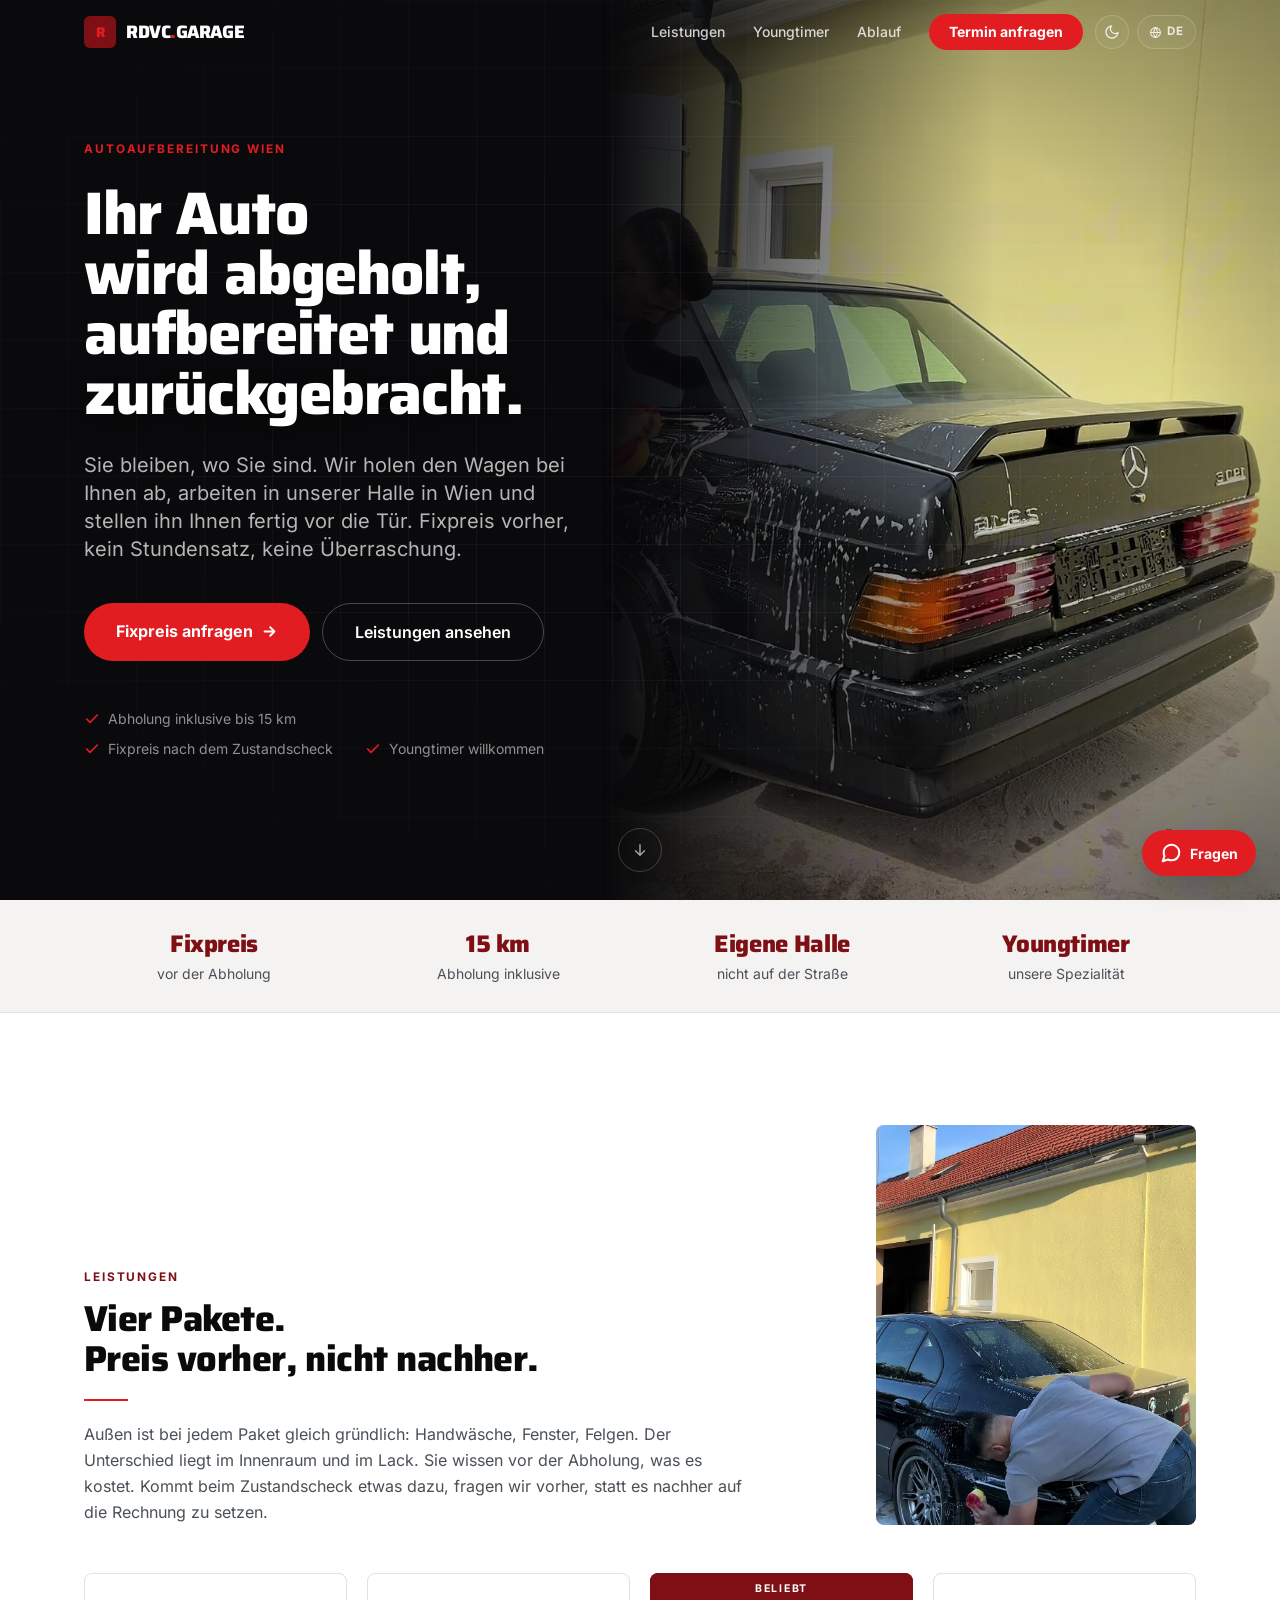
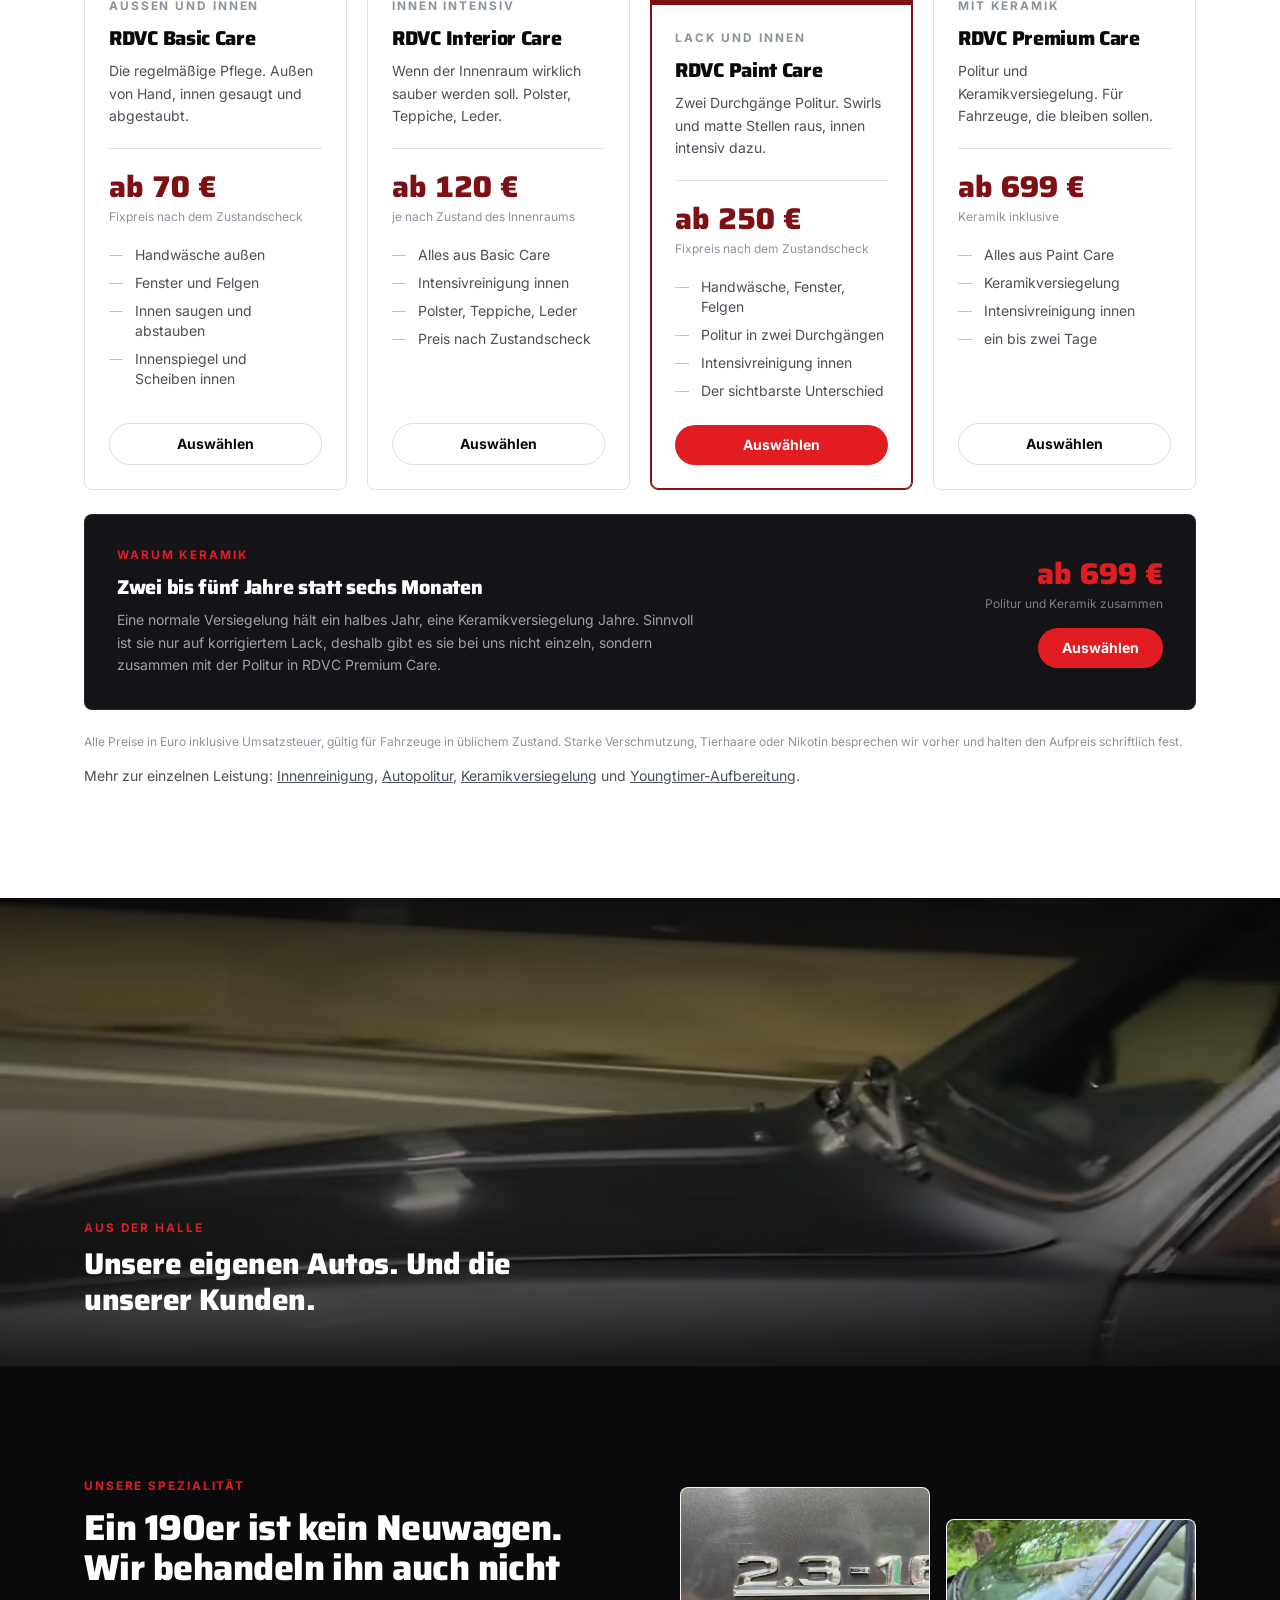
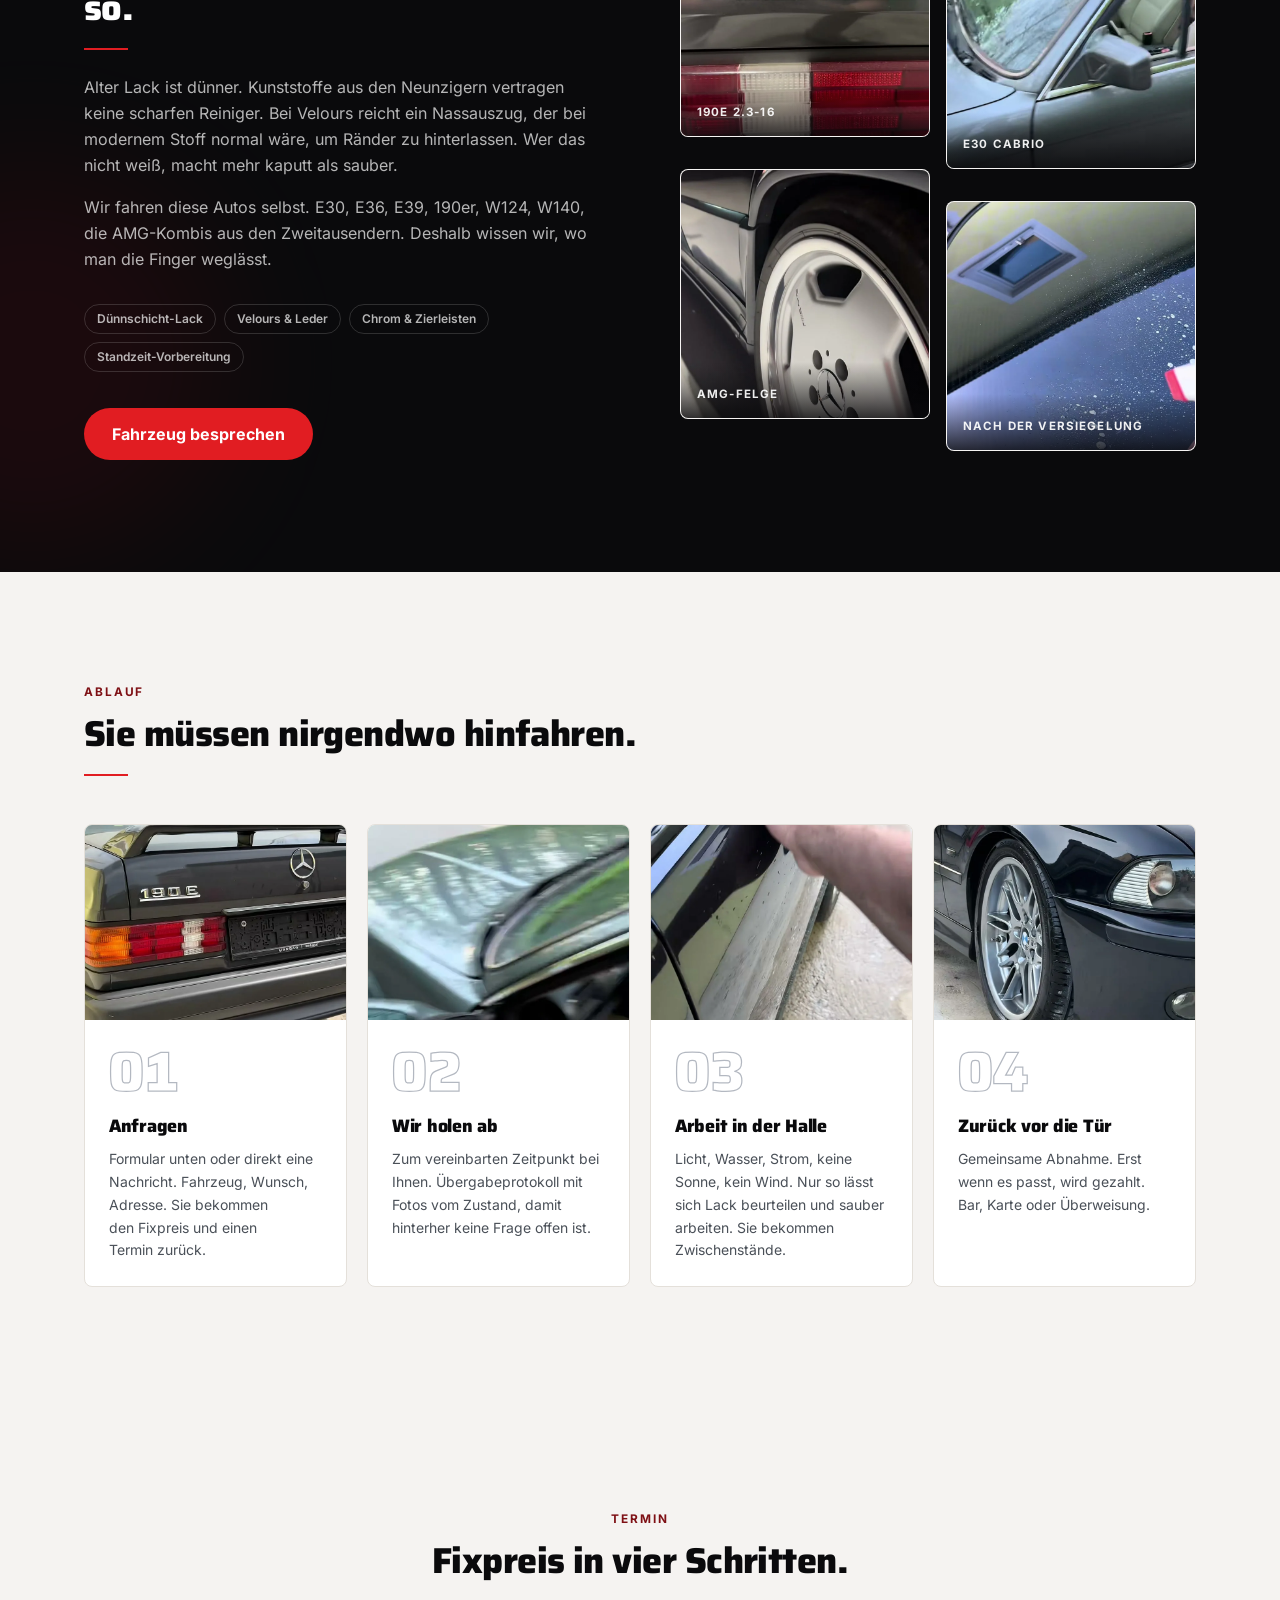
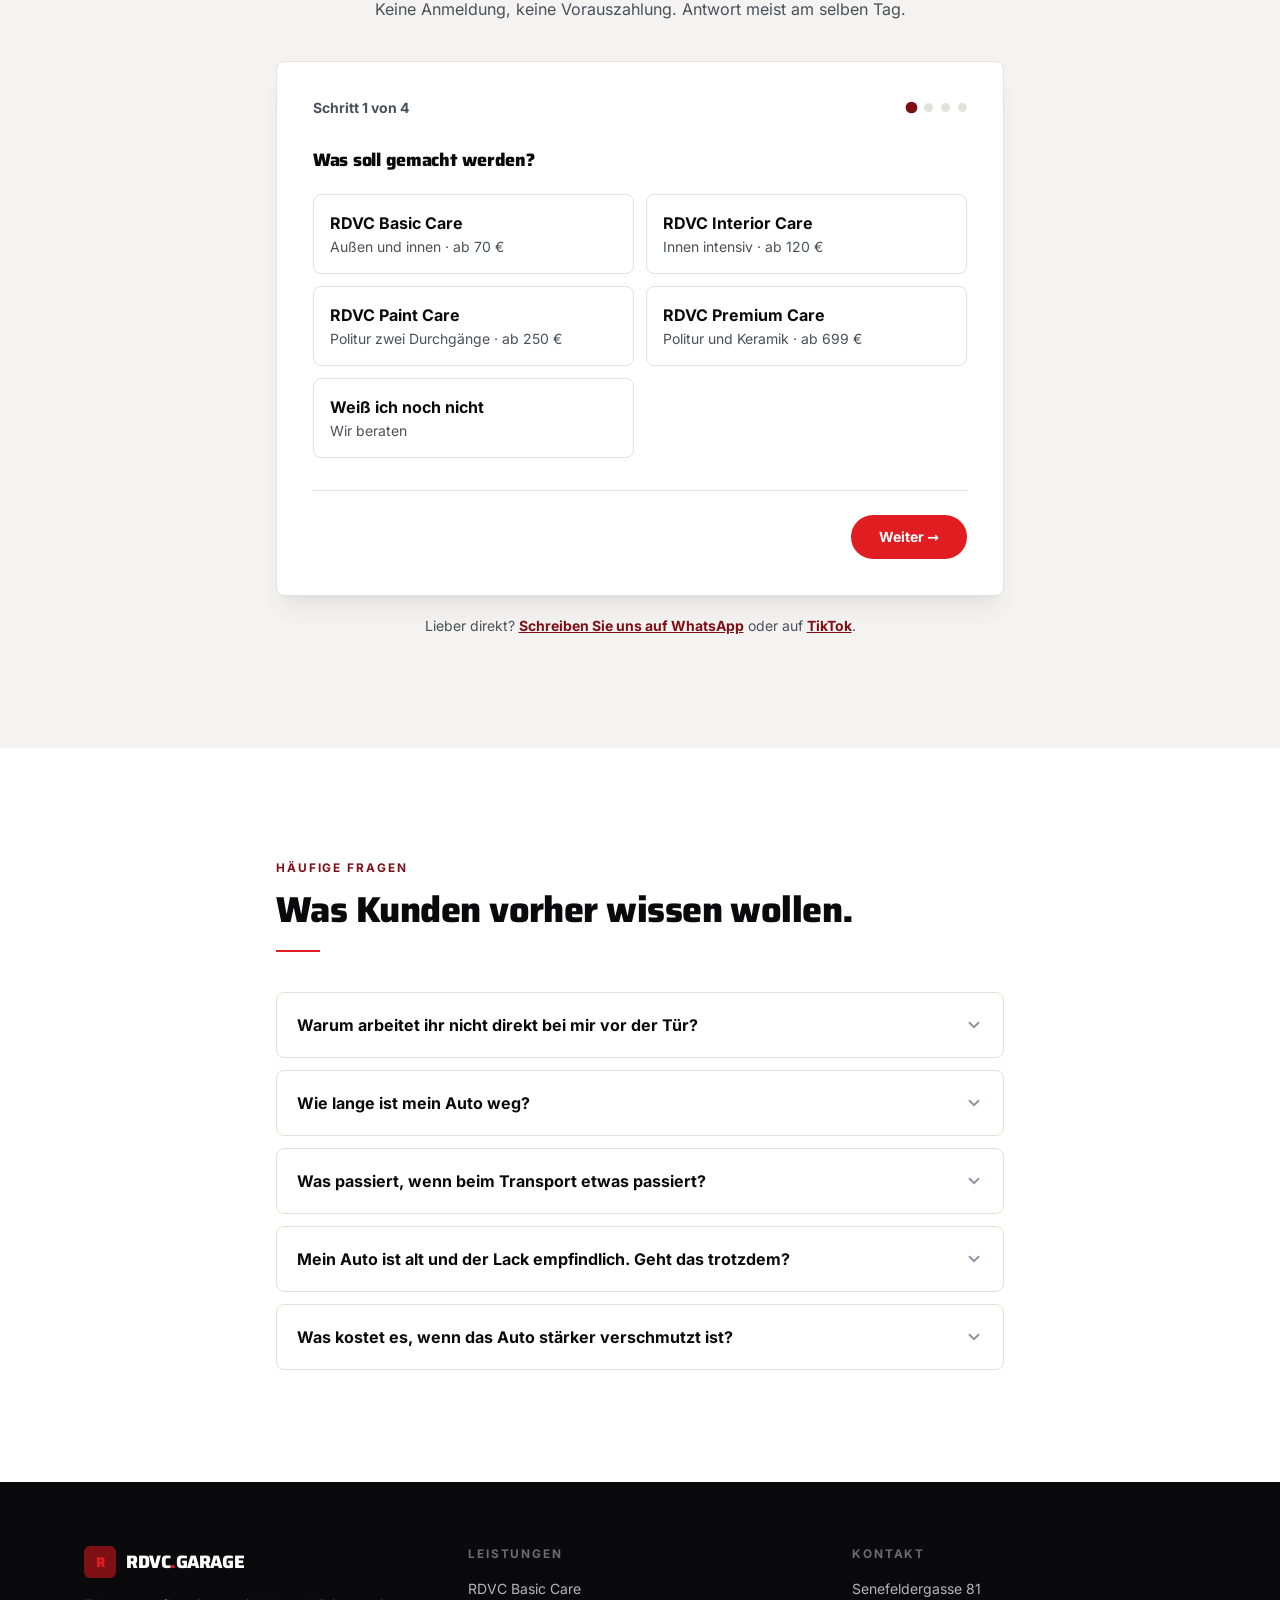
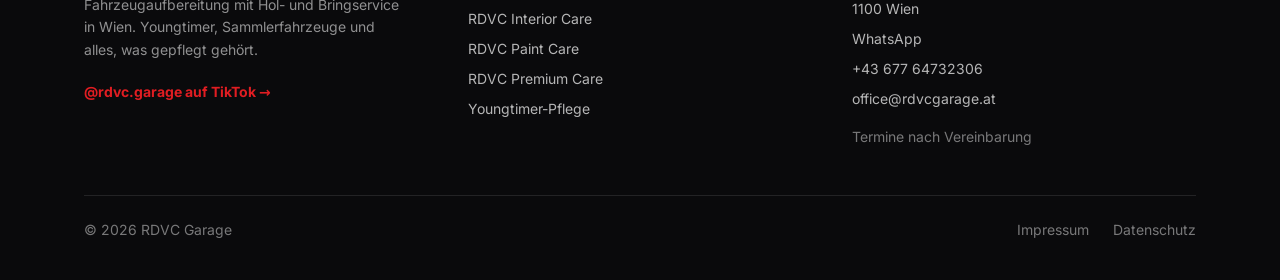
<file: index.html>
<!DOCTYPE html>
<html lang="de">
<head>
  <meta charset="UTF-8">
  <meta name="viewport" content="width=device-width, initial-scale=1.0">
  <!-- Titel: das gesuchte Wort steht vorn, die Marke hinten. „Autoaufbereitung"
       ist der Begriff, den Privatkunden in Oesterreich tippen; „Fahrzeugaufbereitung"
       ist der Gewerbewortlaut und steht deshalb in der Beschreibung und im Text.
       Wer den Titel aendert, muss den EN-Eintrag in site.js mitaendern — dort ist
       der deutsche Titel der Schluessel. -->
  <title>Autoaufbereitung Wien mit Hol- und Bringservice | RDVC Garage</title>
  <meta name="description" content="Autoaufbereitung und Fahrzeugpflege in Wien: Wir holen Ihr Auto ab, bereiten es in unserer Halle auf und bringen es zurück. Fixpreis vorab, ab 70 €.">
  <meta name="robots" content="index, follow, max-image-preview:large, max-snippet:-1">
  <meta name="theme-color" content="#0A0A0C">
  <link rel="canonical" href="https://rdvcgarage.at/">
  <meta property="og:type" content="website">
  <meta property="og:url" content="https://rdvcgarage.at/">
  <meta property="og:site_name" content="RDVC Garage">
  <meta property="og:locale" content="de_AT">
  <meta property="og:title" content="Autoaufbereitung Wien mit Hol- und Bringservice | RDVC Garage">
  <meta property="og:description" content="Wir holen Ihr Auto ab, bereiten es in unserer Halle auf und bringen es zurück. Fixpreis vorab, ab 70 €. Spezialisiert auf Youngtimer und Sammlerfahrzeuge.">
  <!-- Teilvorschau: band-poster ist das einzige Asset im Querformat und ueber
       1200 px breit. pakete.jpg stand hier vorher, ist aber 1000x1250 — hochkant
       wird von WhatsApp, Facebook und X hart mittig beschnitten. -->
  <meta property="og:image" content="https://rdvcgarage.at/bilder/band-poster.jpg">
  <meta property="og:image:type" content="image/jpeg">
  <meta property="og:image:width" content="1512">
  <meta property="og:image:height" content="648">
  <meta property="og:image:alt" content="Aufbereitetes Fahrzeug bei Nacht vor der Halle von RDVC Garage in Wien">
  <meta name="twitter:card" content="summary_large_image">
  <link rel="icon" type="image/svg+xml" href="favicon.svg">
  <link rel="icon" type="image/png" sizes="96x96" href="favicon-96.png">
  <link rel="icon" type="image/png" sizes="48x48" href="favicon-48.png">
  <link rel="apple-touch-icon" href="apple-touch-icon.png">
  <link rel="stylesheet" href="fonts.css">
  <script src="tailwind.js"></script>
  <link rel="stylesheet" href="site.css">
  <script src="kontakt.js"></script>
  <script src="site.js"></script>
  <script>
    tailwind.config = {
      theme: {
        extend: {
          colors: {
            ink:     '#0A0A0C',
            ink2:    '#141418',
            paper:   '#FFFFFF',
            linen:   '#F5F3F1',
            blood:  '#7E1015',
            blood2: '#A3161C',
            red:   '#E11D22',
            red2:  '#FF4A50',
            steel:   '#8C93A0',
            slate:   '#4A5058',
            line:    '#E4E0DA'
          },
          fontFamily: {
            head: ['Saira', 'ui-sans-serif', 'system-ui', 'sans-serif'],
            body: ['Inter', 'ui-sans-serif', 'system-ui', 'sans-serif']
          }
        }
      }
    }
  </script>
  <style>
    /* Frueher lagen hier drei rote Lichtquellen und trugen den leeren Hero.
       Sobald echtes Material darunter liegt, ist das Rotlicht Stoerung statt
       Buehne: eine ruhige Abdunklung, ein Hauch Waerme von unten, fertig. */
    .hero-licht {
      background:
        radial-gradient(75% 55% at 50% 118%, rgba(126,16,21,.26), transparent 72%),
        linear-gradient(180deg, rgba(8,8,10,.60) 0%, rgba(8,8,10,.26) 44%, rgba(8,8,10,.95) 100%);
    }

    /* Hallenboden. Bewusst knapp unter der Wahrnehmungsschwelle. */
    .hero-raster {
      background-image:
        linear-gradient(rgba(255,255,255,.045) 1px, transparent 1px),
        linear-gradient(90deg, rgba(255,255,255,.045) 1px, transparent 1px);
      background-size: 68px 68px;
      mask-image: radial-gradient(72% 62% at 50% 46%, #000 35%, transparent 100%);
      -webkit-mask-image: radial-gradient(72% 62% at 50% 46%, #000 35%, transparent 100%);
    }

    .hero-vignette {
      background: radial-gradient(78% 68% at 50% 45%, transparent 42%, rgba(0,0,0,.72) 100%);
    }

    /* Kein Glow mehr. Ueber dem Video traegt Weiss mit einem weichen Schatten
       besser als Neonrot — und Rot bleibt dem Knopf und dem Preis vorbehalten. */
    .hero-akzent {
      color: #FFFFFF;
      text-shadow: 0 2px 28px rgba(0,0,0,.6);
      white-space: nowrap;
    }

    @keyframes scrollNudge { 0%,100% { transform: translate(-50%, 0); } 50% { transform: translate(-50%, 7px); } }
    .hero-scroll { animation: scrollNudge 2.4s ease-in-out 1.6s infinite; }

    /* Topbar liegt ueber dem Hero und tritt erst beim Scrollen als Flaeche auf. */
    #topbar.solide {
      background: rgba(10,10,12,.92);
      backdrop-filter: blur(10px);
      -webkit-backdrop-filter: blur(10px);
      border-bottom-color: rgba(255,255,255,.10);
    }

    html { scroll-behavior: smooth; }
    body { font-family: 'Inter', ui-sans-serif, system-ui, sans-serif; color: #0A0A0C; overflow-x: clip; }
    h1, h2, h3, .head { font-family: 'Saira', ui-sans-serif, system-ui, sans-serif; letter-spacing: -0.015em; }

    .btn-red { background: #E11D22; color: #FFFFFF; transition: background .2s ease, transform .2s ease, box-shadow .2s ease; }
    .btn-red:hover { background: #FF3B41; transform: translateY(-1px); box-shadow: 0 12px 30px -14px rgba(225,29,34,.7); }
    .btn-ghost { border: 1.5px solid rgba(255,255,255,.25); color: #fff; transition: border-color .2s ease, background .2s ease; }
    .btn-ghost:hover { border-color: #E11D22; background: rgba(225,29,34,.1); }

    .card { background: #fff; border: 1px solid #E4E0DA; border-radius: .5rem; transition: transform .25s ease, box-shadow .25s ease, border-color .25s ease; }
    .card-hover:hover { transform: translateY(-4px); box-shadow: 0 22px 44px -20px rgba(10,10,12,.28); border-color: #E11D22; }
    .dark-card { background: #141418; border: 1px solid rgba(255,255,255,.08); border-radius: .5rem; }

    /* Feine Linie in Messing — zieht sich als Marken-Element durch */
    .rule { height: 2px; width: 44px; background: #E11D22; }

    .price-num { font-family: 'Saira', sans-serif; font-variant-numeric: tabular-nums; }
    .kicker { font-size: .74rem; letter-spacing: .16em; text-transform: uppercase; font-weight: 700; }

    .step-dot { width: 9px; height: 9px; border-radius: 9999px; background: #E4E0DA; transition: background .25s ease, transform .25s ease; }
    .step-dot.active { background: #7E1015; transform: scale(1.3); }
    .opt-btn { border: 1.5px solid #E4E0DA; border-radius: .5rem; transition: border-color .15s ease, background .15s ease, box-shadow .15s ease; cursor: pointer; text-align: left; }
    .opt-btn:hover { border-color: #E11D22; }
    .opt-btn.selected { border-color: #7E1015; background: #FDF1F1; box-shadow: 0 0 0 1px #7E1015 inset; }

    details.faq summary { cursor: pointer; list-style: none; }
    details.faq summary::-webkit-details-marker { display: none; }
    details.faq[open] .faq-chevron { transform: rotate(180deg); }
    .faq-chevron { transition: transform .25s ease; }

    .tbd { background: #FBF3E2; color: #7A5E1E; border: 1px dashed #E11D22; border-radius: .35rem; padding: 0 .4rem; font-size: .72rem; font-weight: 600; white-space: nowrap; }

    .rv { opacity: 0; transform: translateY(20px); transition: opacity .7s ease, transform .7s ease; transition-delay: var(--rvd, 0s); }
    .rv.on { opacity: 1; transform: none; }
    @keyframes heroIn { from { opacity: 0; transform: translateY(24px); } to { opacity: 1; transform: none; } }
    .hero-in { opacity: 0; animation: heroIn .8s cubic-bezier(.22,1,.36,1) forwards; }
    .d1 { animation-delay: .06s; } .d2 { animation-delay: .18s; } .d3 { animation-delay: .3s; }
    .d4 { animation-delay: .42s; } .d5 { animation-delay: .54s; }
    @keyframes stepIn { from { opacity: 0; transform: translateX(24px); } to { opacity: 1; transform: none; } }
    .step-enter { animation: stepIn .36s ease both; }
    @keyframes ctaUp { from { transform: translateY(110%); } to { transform: none; } }
    @media (max-width: 767px) { .sticky-cta { box-shadow: 0 -8px 30px -12px rgba(10,10,12,.4); animation: ctaUp .6s .7s cubic-bezier(.22,1,.36,1) both; } }

    @media (prefers-reduced-motion: reduce) {
      *, *::before, *::after { animation: none !important; transition: none !important; }
      .hero-in, .rv { opacity: 1 !important; transform: none !important; }
    }
  </style>
  <noscript>
    <!-- Ohne JavaScript feuert der Observer nie. Ohne diese Regel waere die
         halbe Seite unsichtbar — fuer Besucher wie fuer Suchmaschinen. -->
    <style>.rv, .hero-in { opacity: 1 !important; transform: none !important; animation: none !important; }</style>
  </noscript>

  <!-- ══════════ STRUKTURIERTE DATEN ══════════════════════════════════════════
       Hier steht NUR, was auf der Seite belegt ist. Bewusst NICHT drin, weil die
       Angaben fehlen — jede erfundene Zeile faellt spaetestens beim Abgleich mit
       dem Google-Unternehmensprofil auf und kostet dort Vertrauen:

         telephone          → sobald die Nummer in kontakt.js steht
         address.streetAddress + postalCode → echte Halle-Adresse
         geo                → erst mit der Adresse, sonst geraten
         openingHoursSpecification → Oeffnungszeiten von Dario
         aggregateRating / review  → erst mit echten Google-Bewertungen.
                              Bewertungs-Markup ohne echte Bewertungen ist ein
                              Verstoss gegen Googles Richtlinien UND gegen das UWG.

       Im FAQ-Knoten unten fehlt bewusst die Frage nach dem Transportschaden. Ihre
       Antwort nennt bewusst keine Versicherung — die Betriebshaftpflicht mit
       Obhutsschaden ist noch offen (Tegh 23.09.: Satz raus). Sobald die Police
       steht, kann die Zusage auf die Seite und die Frage hier mit rein.

       addressLocality "Wien" steht drin, weil die Halle belegt in Wien ist
       (Hero, Fusszeile, Impressum-Geruest). Ohne streetAddress ist das noch kein
       vollstaendiges LocalBusiness-Markup — es traegt den Ortsbezug, holt aber
       noch keine Karten-Darstellung. Die kommt ueber das Unternehmensprofil.

       Typ: AutoWash ist in schema.org der Betrieb, der Fahrzeuge reinigt und
       aufbereitet; AutoRepair steht zusaetzlich drin, weil Google dafuer die
       bessere Branchen-Zuordnung hat. Der Fahrzeughandel bekommt spaeter ein
       eigenes Profil (AutoDealer) und gehoert deshalb NICHT in diesen Knoten.
       ═══════════════════════════════════════════════════════════════════════ -->
  <script type="application/ld+json">
  {
    "@context": "https://schema.org",
    "@graph": [
      {
        "@type": "WebSite",
        "@id": "https://rdvcgarage.at/#website",
        "url": "https://rdvcgarage.at/",
        "name": "RDVC Garage",
        "inLanguage": "de-AT",
        "publisher": { "@id": "https://rdvcgarage.at/#betrieb" }
      },
      {
        "@type": ["AutoWash", "AutoRepair"],
        "@id": "https://rdvcgarage.at/#betrieb",
        "name": "RDVC Garage",
        "alternateName": "RDVC Garage Autoaufbereitung",
        "url": "https://rdvcgarage.at/",
        "description": "Autoaufbereitung und Fahrzeugpflege in Wien mit Hol- und Bringservice. Das Fahrzeug wird abgeholt, in der eigenen Halle aufbereitet und zurueckgebracht. Spezialisiert auf Youngtimer und Sammlerfahrzeuge.",
        "image": "https://rdvcgarage.at/bilder/band-poster.jpg",
        "logo": "https://rdvcgarage.at/icon-512.png",
        "telephone": "+43 677 64732306",
        "email": "office@rdvcgarage.at",
        "address": {
          "@type": "PostalAddress",
          "streetAddress": "Senefeldergasse 81",
          "postalCode": "1100",
          "addressLocality": "Wien",
          "addressRegion": "Wien",
          "addressCountry": "AT"
        },
        "geo": { "@type": "GeoCoordinates", "latitude": 48.1691513, "longitude": 16.3737197 },
        "areaServed": { "@type": "City", "name": "Wien", "sameAs": "https://www.wikidata.org/wiki/Q1741" },
        "currenciesAccepted": "EUR",
        "priceRange": "€70–€699",
        "sameAs": ["https://www.tiktok.com/@rdvc.garage"],
        "hasOfferCatalog": {
          "@type": "OfferCatalog",
          "name": "Autoaufbereitung",
          "itemListElement": [
            {
              "@type": "Offer",
              "name": "RDVC Basic Care",
              "url": "https://rdvcgarage.at/#pakete",
              "priceSpecification": {
                "@type": "PriceSpecification",
                "minPrice": 70,
                "priceCurrency": "EUR",
                "valueAddedTaxIncluded": true
              },
              "itemOffered": {
                "@type": "Service",
                "name": "RDVC Basic Care",
                "serviceType": "Handwaesche aussen und Innenreinigung",
                "description": "Handwaesche aussen, Fenster und Felgen, innen saugen und abstauben, Innenspiegel und Scheiben innen."
              }
            },
            {
              "@type": "Offer",
              "name": "RDVC Interior Care",
              "url": "https://rdvcgarage.at/#pakete",
              "priceSpecification": {
                "@type": "PriceSpecification",
                "minPrice": 120,
                "priceCurrency": "EUR",
                "valueAddedTaxIncluded": true
              },
              "itemOffered": {
                "@type": "Service",
                "name": "RDVC Interior Care",
                "serviceType": "Innenreinigung Auto",
                "description": "Alles aus Basic Care plus Intensivreinigung innen: Polster, Teppiche und Leder. Preis nach Zustandscheck."
              }
            },
            {
              "@type": "Offer",
              "name": "RDVC Paint Care",
              "url": "https://rdvcgarage.at/#pakete",
              "priceSpecification": {
                "@type": "PriceSpecification",
                "minPrice": 250,
                "priceCurrency": "EUR",
                "valueAddedTaxIncluded": true
              },
              "itemOffered": {
                "@type": "Service",
                "name": "RDVC Paint Care",
                "serviceType": "Lackpolitur",
                "description": "Handwaesche, Fenster und Felgen, Politur in zwei Durchgaengen gegen Swirls und matte Stellen, dazu Intensivreinigung innen."
              }
            },
            {
              "@type": "Offer",
              "name": "RDVC Premium Care",
              "url": "https://rdvcgarage.at/#pakete",
              "priceSpecification": {
                "@type": "PriceSpecification",
                "minPrice": 699,
                "priceCurrency": "EUR",
                "valueAddedTaxIncluded": true
              },
              "itemOffered": {
                "@type": "Service",
                "name": "RDVC Premium Care",
                "serviceType": "Keramikversiegelung",
                "description": "Alles aus Paint Care plus Keramikversiegelung und Intensivreinigung innen. Schutzdauer zwei bis fuenf Jahre statt sechs Monaten."
              }
            }
          ]
        }
      },
      {
        "@type": "FAQPage",
        "@id": "https://rdvcgarage.at/#faq",
        "isPartOf": { "@id": "https://rdvcgarage.at/#website" },
        "mainEntity": [
          {
            "@type": "Question",
            "name": "Warum arbeitet ihr nicht direkt bei mir vor der Tuer?",
            "acceptedAnswer": {
              "@type": "Answer",
              "text": "Zwei Gruende. Erstens rechtlich: In Wien darf auf oeffentlichem Grund nicht gewaschen werden, weil das Waschwasser nicht in Boden oder Strassenkanal gelangen darf. Zweitens fachlich: Politur und Versiegelung brauchen gleichmaessiges Licht, Windstille und Temperatur. In der Sonne trocknet Politur an, bevor sie wirkt. Deshalb holen wir den Wagen ab."
            }
          },
          {
            "@type": "Question",
            "name": "Wie lange ist mein Auto weg?",
            "acceptedAnswer": {
              "@type": "Answer",
              "text": "Basic Care schaffen wir am selben Tag, Interior Care meist auch, bei starker Verschmutzung einen Tag. Paint Care braucht einen Tag, Premium Care mit Keramik ein bis zwei. Den genauen Zeitraum sagen wir bei der Zusage, nicht erst bei der Abholung."
            }
          },
          {
            "@type": "Question",
            "name": "Mein Auto ist alt und der Lack empfindlich. Geht das trotzdem?",
            "acceptedAnswer": {
              "@type": "Answer",
              "text": "Das ist genau unser Fall. Bei Fahrzeugen ab den Achtzigern messen wir vorher die Lackstaerke und entscheiden danach, ob und wie weit poliert wird. Bei nachlackierten oder duennen Stellen lassen wir bewusst etwas stehen, statt durchzugehen. Was nicht geht, sagen wir vorher."
            }
          },
          {
            "@type": "Question",
            "name": "Was kostet es, wenn das Auto staerker verschmutzt ist?",
            "acceptedAnswer": {
              "@type": "Answer",
              "text": "Tierhaare, Nikotin, Schimmel oder Bausand kosten Zeit. Wir sehen das beim Zustandscheck vor Ort und nennen den Aufpreis, bevor wir losfahren. Sie koennen dann immer noch nein sagen. Nachtraegliche Positionen auf der Rechnung gibt es bei uns nicht."
            }
          }
        ]
      }
    ]
  }
  </script>
</head>
<body class="bg-paper antialiased">

<!-- ══════════ NAVIGATION ══════════ -->
<header id="topbar" class="fixed inset-x-0 top-0 z-50 transition-all duration-300 border-b border-transparent">
  <nav class="max-w-6xl mx-auto px-5 h-16 flex items-center justify-between">
    <a href="#top" class="flex items-center gap-2.5 text-white">
      <span class="grid place-items-center h-8 w-8 rounded-md bg-blood text-red head font-extrabold text-sm">R</span>
      <span class="head font-extrabold tracking-tight text-lg">RDVC<span class="text-red">.</span>GARAGE</span>
    </a>
    <div class="flex items-center gap-3">
      <div class="hidden md:flex items-center gap-7 text-sm font-medium text-white/80">
        <a href="#pakete" class="hover:text-red transition-colors">Leistungen</a>
        <a href="#youngtimer" class="hover:text-red transition-colors">Youngtimer</a>
        <a href="#ablauf" class="hover:text-red transition-colors">Ablauf</a>
        <a href="#bewertungen" data-bw-nav class="hover:text-red transition-colors">Bewertungen</a>
        <a href="#buchen" class="btn-red px-5 py-2 rounded-full text-sm font-bold">Termin anfragen</a>
      </div>
      <div class="flex items-center gap-2" data-nt>
        <button id="themeBtn" type="button" class="hdr-btn"><svg class="ico-moon" width="16" height="16" viewBox="0 0 24 24" fill="none" stroke="currentColor" stroke-width="2" stroke-linecap="round" stroke-linejoin="round" aria-hidden="true"><path d="M21 12.8A9 9 0 1 1 11.2 3a7 7 0 0 0 9.8 9.8Z"/></svg><svg class="ico-sun" width="16" height="16" viewBox="0 0 24 24" fill="none" stroke="currentColor" stroke-width="2" stroke-linecap="round" stroke-linejoin="round" aria-hidden="true"><circle cx="12" cy="12" r="4"/><path d="M12 2v2M12 20v2M4.9 4.9l1.4 1.4M17.7 17.7l1.4 1.4M2 12h2M20 12h2M4.9 19.1l1.4-1.4M17.7 6.3l1.4-1.4"/></svg></button>
        <button id="langBtn" type="button" class="hdr-btn"><svg width="13" height="13" viewBox="0 0 24 24" fill="none" stroke="currentColor" stroke-width="2" aria-hidden="true"><circle cx="12" cy="12" r="9"/><path d="M3 12h18M12 3a15 15 0 0 1 0 18 15 15 0 0 1 0-18"/></svg><span class="lang-code">DE</span></button>
      </div>
      <button id="menuBtn" class="md:hidden p-2 -mr-2 text-white" aria-label="Menü öffnen" aria-expanded="false">
      <svg width="24" height="24" viewBox="0 0 24 24" fill="none" stroke="currentColor" stroke-width="2" stroke-linecap="round"><path d="M4 7h16M4 12h16M4 17h16"/></svg>
      </button>
    </div>
  </nav>
  <div id="mobileMenu" class="hidden md:hidden border-t border-white/10 bg-ink px-5 py-4 flex flex-col gap-4 text-sm font-medium text-white/85">
    <a href="#pakete">Leistungen</a>
    <a href="#youngtimer">Youngtimer</a>
    <a href="#ablauf">Ablauf</a>
    <a href="#bewertungen" data-bw-nav>Bewertungen</a>
    <a href="#buchen" class="btn-red px-5 py-2.5 rounded-full text-center font-bold">Termin anfragen</a>
  </div>
</header>

<!-- ══════════ HERO ══════════ -->
<!-- Vollflaechig wie eine Studioaufnahme. Solange kein Foto da ist, traegt das
     Licht-Setup aus CSS die Buehne; sobald eines vorliegt, nur --hero-bild oben
     im :root setzen, der Rest bleibt unveraendert. -->
<section id="top" class="relative min-h-[100svh] flex items-center bg-ink text-white overflow-hidden">

  <!-- Das Video: 190E 2.5-16 bei der Handwäsche, echtes Material aus dem
       eigenen Kanal. Am Handy füllt es die Bühne, ab 1024 px die rechte
       Hälfte. Licht und Vignette liegen mit im Rahmen, damit sie das Bild
       treffen und nicht die Textseite mit abdunkeln. -->
  <div class="hero-medium">
    <video poster="bilder/hero-poster.jpg" autoplay muted loop playsinline
           preload="none" aria-hidden="true" tabindex="-1">
      <source src="bilder/hero.mp4" type="video/mp4">
    </video>
    <img class="ruhebild hidden" src="bilder/hero-poster.jpg" alt=""
         width="864" height="1382" aria-hidden="true">
    <div class="absolute inset-0 hero-licht"></div>
    <div class="absolute inset-0 hero-vignette"></div>
  </div>

  <!-- Hallenboden-Raster über die ganze Bühne, sehr fein -->
  <div class="absolute inset-0 hero-raster"></div>

  <div class="relative z-10 w-full max-w-6xl mx-auto px-5 pt-28 pb-32 lg:py-32 text-center lg:text-left">
   <div class="lg:w-[47%] lg:pr-8">
    <!-- Erste Textzeile der Seite, deshalb steht hier der Begriff, der gesucht
         wird. „Hol- und Bringservice" stand frueher mit drin und brach am Handy
         auf zwei Zeilen um — die Zusage steht ohnehin eine Zeile tiefer in der
         Ueberschrift und noch einmal in der Vertrauensleiste. -->
    <p class="kicker text-red hero-in d1">Autoaufbereitung Wien</p>

    <h1 class="hero-in d2 mt-6 text-[2.5rem] leading-[1.07] sm:text-5xl lg:text-6xl font-extrabold tracking-[-0.02em]">
      Ihr Auto wird abgeholt,<br class="hidden sm:block">
      aufbereitet und
      <span class="hero-akzent">zurückgebracht.</span>
    </h1>

    <p class="hero-in d3 mt-7 mx-auto lg:mx-0 max-w-2xl text-lg sm:text-xl text-white/70 leading-relaxed">
      Sie bleiben, wo Sie sind. Wir holen den Wagen bei Ihnen ab, arbeiten in unserer
      Halle in Wien und stellen ihn Ihnen fertig vor die Tür. Fixpreis vorher,
      kein Stundensatz, keine Überraschung.
    </p>

    <div class="hero-in d4 mt-8 sm:mt-10 flex flex-wrap justify-center lg:justify-start gap-3">
      <a href="#buchen" class="btn-red px-8 py-4 rounded-full font-bold text-base">
        Fixpreis anfragen
        <svg class="inline-block ml-1 -mt-0.5" width="17" height="17" viewBox="0 0 24 24" fill="none" stroke="currentColor" stroke-width="2.5" stroke-linecap="round" stroke-linejoin="round"><path d="M5 12h14M13 6l6 6-6 6"/></svg>
      </a>
      <a href="#pakete" class="btn-ghost px-8 py-4 rounded-full font-semibold text-base">Leistungen ansehen</a>
    </div>

    <div class="hero-in d5 mt-8 sm:mt-12 flex flex-wrap justify-center lg:justify-start items-center gap-x-8 gap-y-2.5 text-sm text-white/55">
      <span class="flex items-center gap-2">
        <svg width="16" height="16" viewBox="0 0 24 24" fill="none" stroke="#E11D22" stroke-width="2.5" stroke-linecap="round" stroke-linejoin="round"><path d="M20 6 9 17l-5-5"/></svg>
        Abholung inklusive bis 15 km
      </span>
      <span class="flex items-center gap-2">
        <svg width="16" height="16" viewBox="0 0 24 24" fill="none" stroke="#E11D22" stroke-width="2.5" stroke-linecap="round" stroke-linejoin="round"><path d="M20 6 9 17l-5-5"/></svg>
        Fixpreis nach dem Zustandscheck
      </span>
      <span class="flex items-center gap-2">
        <svg width="16" height="16" viewBox="0 0 24 24" fill="none" stroke="#E11D22" stroke-width="2.5" stroke-linecap="round" stroke-linejoin="round"><path d="M20 6 9 17l-5-5"/></svg>
        Youngtimer willkommen
      </span>
    </div>
   </div>
  </div>

  <!-- Scroll-Hinweis: zeigt, dass unter dem Bildschirmrand weitergeht -->
  <a href="#pakete" aria-label="Weiter zu den Leistungen"
     class="hero-scroll absolute bottom-7 left-1/2 -translate-x-1/2 hidden sm:grid place-items-center h-11 w-11 rounded-full border border-white/20 text-white/60 hover:text-red hover:border-red transition-colors">
    <svg width="18" height="18" viewBox="0 0 24 24" fill="none" stroke="currentColor" stroke-width="2" stroke-linecap="round" stroke-linejoin="round"><path d="M12 5v14M6 13l6 6 6-6"/></svg>
  </a>
</section>

<!-- ══════════ VERTRAUENSLEISTE ══════════ -->
<section class="bg-linen border-b border-line">
  <div class="max-w-6xl mx-auto px-5 py-7 grid grid-cols-2 md:grid-cols-4 gap-6 text-center">
    <div>
      <p class="head text-2xl font-extrabold text-blood">Fixpreis</p>
      <p class="mt-1 text-sm text-slate">vor der Abholung</p>
    </div>
    <div>
      <p class="head text-2xl font-extrabold text-blood">15 km</p>
      <p class="mt-1 text-sm text-slate">Abholung inklusive</p>
    </div>
    <div>
      <p class="head text-2xl font-extrabold text-blood">Eigene Halle</p>
      <p class="mt-1 text-sm text-slate">nicht auf der Straße</p>
    </div>
    <div>
      <p class="head text-2xl font-extrabold text-blood">Youngtimer</p>
      <p class="mt-1 text-sm text-slate">unsere Spezialität</p>
    </div>
  </div>
</section>

<!-- ══════════ PAKETE ══════════ -->
<section id="pakete" class="py-20 md:py-28">
  <div class="max-w-6xl mx-auto px-5">
    <div class="grid lg:grid-cols-[1fr_320px] gap-12 lg:gap-16 items-end">
    <div class="max-w-2xl rv">
      <p class="kicker text-blood">Leistungen</p>
      <h2 class="mt-3 text-3xl md:text-4xl font-extrabold">Vier Pakete.<br>Preis vorher, nicht nachher.</h2>
      <div class="rule mt-5"></div>
      <p class="mt-5 text-slate leading-relaxed">
        Außen ist bei jedem Paket gleich gründlich: Handwäsche, Fenster, Felgen.
        Der Unterschied liegt im Innenraum und im Lack. Sie wissen vor der Abholung,
        was es kostet. Kommt beim Zustandscheck etwas dazu, fragen wir vorher,
        statt es nachher auf die Rechnung zu setzen.
      </p>
    </div>
      <figure class="foto foto-zoom hidden lg:block aspect-[4/5] rounded-lg rv">
              <picture>
                <source srcset="bilder/pakete.webp" type="image/webp">
                <img src="bilder/pakete.jpg" alt="Hochdruckreiniger spült Schaum von einem BMW E39" width="1000" height="1250" loading="lazy" decoding="async">
              </picture>
            </figure>
    </div>

    <div class="mt-12 grid md:grid-cols-2 lg:grid-cols-4 gap-5">

      <!-- Basis -->
      <div class="card card-hover p-6 flex flex-col rv" style="--rvd:.05s">
        <p class="kicker text-steel">Außen und Innen</p>
        <h3 class="mt-2 text-xl font-extrabold">RDVC Basic Care</h3>
        <p class="mt-2 text-sm text-slate leading-relaxed">Die regelmäßige Pflege. Außen von Hand, innen gesaugt und abgestaubt.</p>
        <div class="mt-5 pt-5 border-t border-line">
          <p class="price-num text-3xl font-extrabold text-blood">ab 70 €</p>
          <p class="mt-1 text-xs text-steel">Fixpreis nach dem Zustandscheck</p>
        </div>
        <ul class="mt-5 space-y-2 text-sm text-slate flex-1">
          <li class="flex gap-3"><span class="li-mark"></span>Handwäsche außen</li>
          <li class="flex gap-3"><span class="li-mark"></span>Fenster und Felgen</li>
          <li class="flex gap-3"><span class="li-mark"></span>Innen saugen und abstauben</li>
          <li class="flex gap-3"><span class="li-mark"></span>Innenspiegel und Scheiben innen</li>
        </ul>
        <a href="#buchen" data-paket="RDVC Basic Care" class="btn-outline mt-6 block text-center rounded-full py-2.5 text-sm font-bold">Auswählen</a>
      </div>

      <!-- Innen intensiv -->
      <div class="card card-hover p-6 flex flex-col rv" style="--rvd:.12s">
        <p class="kicker text-steel">Innen intensiv</p>
        <h3 class="mt-2 text-xl font-extrabold">RDVC Interior Care</h3>
        <p class="mt-2 text-sm text-slate leading-relaxed">Wenn der Innenraum wirklich sauber werden soll. Polster, Teppiche, Leder.</p>
        <div class="mt-5 pt-5 border-t border-line">
          <p class="price-num text-3xl font-extrabold text-blood">ab 120 €</p>
          <p class="mt-1 text-xs text-steel">je nach Zustand des Innenraums</p>
        </div>
        <ul class="mt-5 space-y-2 text-sm text-slate flex-1">
          <li class="flex gap-3"><span class="li-mark"></span>Alles aus Basic Care</li>
          <li class="flex gap-3"><span class="li-mark"></span>Intensivreinigung innen</li>
          <li class="flex gap-3"><span class="li-mark"></span>Polster, Teppiche, Leder</li>
          <li class="flex gap-3"><span class="li-mark"></span>Preis nach Zustandscheck</li>
        </ul>
        <a href="#buchen" data-paket="RDVC Interior Care" class="btn-outline mt-6 block text-center rounded-full py-2.5 text-sm font-bold">Auswählen</a>
      </div>

      <!-- Politur — hervorgehoben -->
      <div class="card card-hover card-featured p-6 pt-14 flex flex-col relative rv" style="--rvd:.19s">
        <span class="card-flag">Beliebt</span>
        <p class="kicker text-steel">Lack und Innen</p>
        <h3 class="mt-2 text-xl font-extrabold">RDVC Paint Care</h3>
        <p class="mt-2 text-sm text-slate leading-relaxed">Zwei Durchgänge Politur. Swirls und matte Stellen raus, innen intensiv dazu.</p>
        <div class="mt-5 pt-5 border-t border-line">
          <p class="price-num text-3xl font-extrabold text-blood">ab 250 €</p>
          <p class="mt-1 text-xs text-steel">Fixpreis nach dem Zustandscheck</p>
        </div>
        <ul class="mt-5 space-y-2 text-sm text-slate flex-1">
          <li class="flex gap-3"><span class="li-mark"></span>Handwäsche, Fenster, Felgen</li>
          <li class="flex gap-3"><span class="li-mark"></span>Politur in zwei Durchgängen</li>
          <li class="flex gap-3"><span class="li-mark"></span>Intensivreinigung innen</li>
          <li class="flex gap-3"><span class="li-mark"></span>Der sichtbarste Unterschied</li>
        </ul>
        <a href="#buchen" data-paket="RDVC Paint Care" class="btn-red mt-6 block text-center rounded-full py-2.5 text-sm font-bold">Auswählen</a>
      </div>

      <!-- Premium mit Keramik -->
      <div class="card card-hover p-6 flex flex-col rv" style="--rvd:.26s">
        <p class="kicker text-steel">Mit Keramik</p>
        <h3 class="mt-2 text-xl font-extrabold">RDVC Premium Care</h3>
        <p class="mt-2 text-sm text-slate leading-relaxed">Politur und Keramikversiegelung. Für Fahrzeuge, die bleiben sollen.</p>
        <div class="mt-5 pt-5 border-t border-line">
          <p class="price-num text-3xl font-extrabold text-blood">ab 699 €</p>
          <p class="mt-1 text-xs text-steel">Keramik inklusive</p>
        </div>
        <ul class="mt-5 space-y-2 text-sm text-slate flex-1">
          <li class="flex gap-3"><span class="li-mark"></span>Alles aus Paint Care</li>
          <li class="flex gap-3"><span class="li-mark"></span>Keramikversiegelung</li>
          <li class="flex gap-3"><span class="li-mark"></span>Intensivreinigung innen</li>
          <li class="flex gap-3"><span class="li-mark"></span>ein bis zwei Tage</li>
        </ul>
        <a href="#buchen" data-paket="RDVC Premium Care" class="btn-outline mt-6 block text-center rounded-full py-2.5 text-sm font-bold">Auswählen</a>
      </div>
    </div>

    <!-- Keramik erklaert, ohne eigenen Preis: sie steckt in Premium Care -->
    <div class="mt-6 dark-card p-6 md:p-8 flex flex-col md:flex-row md:items-center gap-6 rv" style="--rvd:.33s">
      <div class="flex-1">
        <p class="kicker text-red">Warum Keramik</p>
        <h3 class="mt-2 text-xl font-extrabold text-white">Zwei bis fünf Jahre statt sechs Monaten</h3>
        <p class="mt-2 text-sm text-white/60 leading-relaxed max-w-xl">
          Eine normale Versiegelung hält ein halbes Jahr, eine Keramikversiegelung
          Jahre. Sinnvoll ist sie nur auf korrigiertem Lack, deshalb gibt es sie bei
          uns nicht einzeln, sondern zusammen mit der Politur in RDVC Premium Care.
        </p>
      </div>
      <div class="md:text-right shrink-0">
        <p class="price-num text-3xl font-extrabold text-red">ab 699 €</p>
        <p class="mt-1 text-xs text-white/45">Politur und Keramik zusammen</p>
        <a href="#buchen" data-paket="RDVC Premium Care" class="btn-red mt-4 inline-block text-center rounded-full px-6 py-2.5 text-sm font-bold">Auswählen</a>
      </div>
    </div>

    <p class="mt-6 text-xs text-steel">
      Alle Preise in Euro inklusive Umsatzsteuer, gültig für Fahrzeuge in üblichem Zustand.
      Starke Verschmutzung, Tierhaare oder Nikotin besprechen wir vorher und halten den Aufpreis
      schriftlich fest.
    </p>

    <!-- Verweise auf die vier Leistungsseiten. Sie stehen hier und nicht nur in
         der sitemap.xml: interne Links sind der Weg, auf dem Google die
         Unterseiten ueberhaupt findet, und die Startseite kann nur auf einen
         Begriff ranken. Die Seiten werden von scripts/baue-leistungsseiten.py
         erzeugt. -->
    <p class="mt-4 text-sm text-slate">
      Mehr zur einzelnen Leistung:
      <a href="innenreinigung-auto-wien.html" class="underline hover:text-ink">Innenreinigung</a>,
      <a href="autopolitur-wien.html" class="underline hover:text-ink">Autopolitur</a>,
      <a href="keramikversiegelung-wien.html" class="underline hover:text-ink">Keramikversiegelung</a>
      und <a href="youngtimer-aufbereitung-wien.html" class="underline hover:text-ink">Youngtimer-Aufbereitung</a>.
    </p>
  </div>
</section>

<!-- ══════════ VOLLBILD-BAND ══════════
     Zäsur zwischen Preisen und Handwerk. Nachtaufnahme, weil der 21:9-Anschnitt
     aus hochkantem Material hier nicht auffällt — bei Tageslicht wäre er weich. -->
<section class="relative overflow-hidden bg-ink">
  <video class="band-video w-full h-[38vh] md:h-[52vh] object-cover" poster="bilder/band-poster.jpg"
         autoplay muted loop playsinline preload="none" aria-hidden="true" tabindex="-1">
    <source src="bilder/band.mp4" type="video/mp4">
  </video>
  <img class="band-ruhebild hidden w-full h-[38vh] md:h-[52vh] object-cover"
       src="bilder/band-poster.jpg" alt="" width="1360" height="584" aria-hidden="true">
  <div class="absolute inset-0 band-schleier"></div>
  <div class="absolute inset-x-0 bottom-0">
    <div class="max-w-6xl mx-auto px-5 pb-8 md:pb-12">
      <p class="kicker text-red">Aus der Halle</p>
      <p class="mt-2 text-xl md:text-3xl font-extrabold head text-white max-w-xl leading-tight">
        Unsere eigenen Autos. Und die unserer Kunden.
      </p>
    </div>
  </div>
</section>

<!-- ══════════ YOUNGTIMER — der USP ══════════ -->
<section id="youngtimer" class="py-20 md:py-28 bg-ink text-white relative overflow-hidden">
  <div class="absolute top-1/2 -left-40 h-96 w-96 rounded-full opacity-15 blur-3xl" style="background:#7E1015"></div>

  <div class="max-w-6xl mx-auto px-5 relative">
    <div class="grid lg:grid-cols-2 gap-12 lg:gap-20 items-center">
      <div class="rv">
        <p class="kicker text-red">Unsere Spezialität</p>
        <h2 class="mt-3 text-3xl md:text-4xl font-extrabold leading-tight">
          Ein 190er ist kein Neuwagen.<br>
          Wir behandeln ihn auch nicht so.
        </h2>
        <div class="rule mt-5"></div>
        <p class="mt-6 text-white/70 leading-relaxed">
          Alter Lack ist dünner. Kunststoffe aus den Neunzigern vertragen keine scharfen
          Reiniger. Bei Velours reicht ein Nassauszug, der bei modernem Stoff normal wäre,
          um Ränder zu hinterlassen. Wer das nicht weiß, macht mehr kaputt als sauber.
        </p>
        <p class="mt-4 text-white/70 leading-relaxed">
          Wir fahren diese Autos selbst. E30, E36, E39, 190er, W124, W140, die AMG-Kombis
          aus den Zweitausendern. Deshalb wissen wir, wo man die Finger weglässt.
        </p>

        <div class="mt-8 flex flex-wrap gap-2">
          <span class="text-xs font-semibold px-3 py-1.5 rounded-full border border-white/15 text-white/70">Dünnschicht-Lack</span>
          <span class="text-xs font-semibold px-3 py-1.5 rounded-full border border-white/15 text-white/70">Velours &amp; Leder</span>
          <span class="text-xs font-semibold px-3 py-1.5 rounded-full border border-white/15 text-white/70">Chrom &amp; Zierleisten</span>
          <span class="text-xs font-semibold px-3 py-1.5 rounded-full border border-white/15 text-white/70">Standzeit-Vorbereitung</span>
        </div>

        <a href="#buchen" class="btn-red mt-9 inline-block px-7 py-3.5 rounded-full font-bold">Fahrzeug besprechen</a>
      </div>

      <div class="rv" style="--rvd:.15s">
        <div class="grid grid-cols-2 gap-4">
          <figure class="foto foto-zoom aspect-square rounded-lg border border-white/10">
              <picture>
                <source srcset="bilder/yt-1.webp" type="image/webp">
                <img src="bilder/yt-1.jpg" alt="Typenschild 2.3-16 am Heck eines Mercedes 190E" width="800" height="800" loading="lazy" decoding="async">
              </picture>
              <figcaption class="foto-text">190E 2.3-16</figcaption>
            </figure>
          <figure class="foto foto-zoom aspect-square rounded-lg border border-white/10 mt-8">
              <picture>
                <source srcset="bilder/yt-2.webp" type="image/webp">
                <img src="bilder/yt-2.jpg" alt="Innenraum eines BMW E30 Cabrio mit hellem Leder" width="800" height="800" loading="lazy" decoding="async">
              </picture>
              <figcaption class="foto-text">E30 Cabrio</figcaption>
            </figure>
          <figure class="foto foto-zoom aspect-square rounded-lg border border-white/10 -mt-4">
              <picture>
                <source srcset="bilder/yt-3.webp" type="image/webp">
                <img src="bilder/yt-3.jpg" alt="Gereinigte AMG-Felge an einem Mercedes 190E" width="800" height="800" loading="lazy" decoding="async">
              </picture>
              <figcaption class="foto-text">AMG-Felge</figcaption>
            </figure>
          <figure class="foto foto-zoom aspect-square rounded-lg border border-white/10 mt-4">
              <picture>
                <source srcset="bilder/yt-4.webp" type="image/webp">
                <img src="bilder/yt-4.jpg" alt="Wasserperlen auf frisch versiegeltem Lack" width="800" height="800" loading="lazy" decoding="async">
              </picture>
              <figcaption class="foto-text">Nach der Versiegelung</figcaption>
            </figure>
        </div>
      </div>
    </div>
  </div>
</section>

<!-- ══════════ ABLAUF ══════════ -->
<section id="ablauf" class="py-20 md:py-28 bg-linen">
  <div class="max-w-6xl mx-auto px-5">
    <div class="max-w-2xl rv">
      <p class="kicker text-blood">Ablauf</p>
      <h2 class="mt-3 text-3xl md:text-4xl font-extrabold">Sie müssen nirgendwo hinfahren.</h2>
      <div class="rule mt-5"></div>
    </div>

    <div class="mt-12 grid md:grid-cols-4 gap-5">
      <div class="card overflow-hidden rv" style="--rvd:.05s">
        <figure class="foto foto-zoom aspect-[4/3]">
              <picture>
                <source srcset="bilder/ablauf-1.webp" type="image/webp">
                <img src="bilder/ablauf-1.jpg" alt="Staubiges Fahrzeugheck vor der Aufbereitung" width="800" height="600" loading="lazy" decoding="async">
              </picture>
            </figure>
        <div class="p-6">
          <p class="step-num">01</p>
          <h3 class="mt-3 text-lg font-extrabold">Anfragen</h3>
          <p class="mt-2 text-sm text-slate leading-relaxed">
            Formular unten oder direkt eine Nachricht. Fahrzeug, Wunsch, Adresse.
            Sie bekommen den Fixpreis und einen Termin zurück.
          </p>
        </div>
      </div>
      <div class="card overflow-hidden rv" style="--rvd:.12s">
        <figure class="foto foto-zoom aspect-[4/3]">
              <picture>
                <source srcset="bilder/ablauf-2.webp" type="image/webp">
                <img src="bilder/ablauf-2.jpg" alt="BMW E30 Cabrio unterwegs zur Halle" width="800" height="600" loading="lazy" decoding="async">
              </picture>
            </figure>
        <div class="p-6">
          <p class="step-num">02</p>
          <h3 class="mt-3 text-lg font-extrabold">Wir holen ab</h3>
          <p class="mt-2 text-sm text-slate leading-relaxed">
            Zum vereinbarten Zeitpunkt bei Ihnen. Übergabeprotokoll mit Fotos vom Zustand,
            damit hinterher keine Frage offen ist.
          </p>
        </div>
      </div>
      <div class="card overflow-hidden rv" style="--rvd:.19s">
        <figure class="foto foto-zoom aspect-[4/3]">
              <picture>
                <source srcset="bilder/ablauf-3.webp" type="image/webp">
                <img src="bilder/ablauf-3.jpg" alt="Mikrofasertuch auf einer nassen Fahrzeugflanke" width="800" height="600" loading="lazy" decoding="async">
              </picture>
            </figure>
        <div class="p-6">
          <p class="step-num">03</p>
          <h3 class="mt-3 text-lg font-extrabold">Arbeit in der Halle</h3>
          <p class="mt-2 text-sm text-slate leading-relaxed">
            Licht, Wasser, Strom, keine Sonne, kein Wind. Nur so lässt sich Lack
            beurteilen und sauber arbeiten. Sie bekommen Zwischenstände.
          </p>
        </div>
      </div>
      <div class="card overflow-hidden rv" style="--rvd:.26s">
        <figure class="foto foto-zoom aspect-[4/3]">
              <picture>
                <source srcset="bilder/ablauf-4.webp" type="image/webp">
                <img src="bilder/ablauf-4.jpg" alt="Fertig aufbereiteter BMW E39 M5" width="800" height="600" loading="lazy" decoding="async">
              </picture>
            </figure>
        <div class="p-6">
          <p class="step-num">04</p>
          <h3 class="mt-3 text-lg font-extrabold">Zurück vor die Tür</h3>
          <p class="mt-2 text-sm text-slate leading-relaxed">
            Gemeinsame Abnahme. Erst wenn es passt, wird gezahlt.
            Bar, Karte oder Überweisung.
          </p>
        </div>
      </div>
    </div>
  </div>
</section>

<!-- ══════════ BEWERTUNGEN ══════════
     Das Geruest steht leer im HTML. Gefuellt wird es aus kontakt.js
     (RDVC_KONTAKT.stimmen). Sind dort keine echten Bewertungen hinterlegt,
     entfernt kontakt.js den ganzen Abschnitt samt Navigationspunkt.
     Nichts hier hineinschreiben, was nicht wirklich jemand geschrieben hat. -->
<section id="bewertungen" class="py-20 md:py-28" hidden>
  <div class="max-w-6xl mx-auto px-5">
    <div class="max-w-2xl rv">
      <p class="kicker text-blood">Bewertungen</p>
      <h2 class="mt-3 text-3xl md:text-4xl font-extrabold">Was Kunden nach der Übergabe geschrieben haben.</h2>
      <div class="rule mt-5"></div>
      <p class="mt-5 text-sm text-slate leading-relaxed" data-bw-schnitt hidden></p>
    </div>

    <div class="mt-12 grid md:grid-cols-3 gap-5" data-bw-liste></div>

    <div class="mt-10 flex flex-wrap gap-3 rv">
      <a data-bw-profil href="#" class="btn-outline px-6 py-3 rounded-full text-sm font-bold" hidden>
        Alle Bewertungen auf Google
      </a>
      <!-- Kein btn-ghost: der ist auf weisse Schrift festgelegt und verschwindet
           im Hellmodus auf hellem Grund. Ein Textlink erbt die Schriftfarbe und
           haelt in beiden Fassungen. -->
      <a data-bw-schreiben href="#"
         class="px-2 py-3 text-sm font-semibold underline underline-offset-4 hover:text-red transition-colors" hidden>
        Selbst eine schreiben
      </a>
    </div>
  </div>
</section>

<!-- ══════════ BUCHEN ══════════ -->
<section id="buchen" class="py-20 md:py-28 bg-linen">
  <div class="max-w-3xl mx-auto px-5">
    <div class="text-center rv">
      <p class="kicker text-blood">Termin</p>
      <h2 class="mt-3 text-3xl md:text-4xl font-extrabold">Fixpreis in vier Schritten.</h2>
      <p class="mt-4 text-slate">Keine Anmeldung, keine Vorauszahlung. Antwort meist am selben Tag.</p>
    </div>

    <form id="bookForm" class="card p-6 md:p-9 mt-10 shadow-xl shadow-ink/5 rv" style="--rvd:.1s" novalidate>
      <div class="flex items-center justify-between mb-7">
        <p class="text-sm font-bold text-slate"><span id="stepLabel" data-nt>Schritt 1 von 4</span></p>
        <div class="flex gap-2" id="stepDots" aria-hidden="true">
          <span class="step-dot active"></span><span class="step-dot"></span><span class="step-dot"></span><span class="step-dot"></span>
        </div>
      </div>

      <!-- Schritt 1: Leistung -->
      <div class="fstep" data-step="1">
        <h3 class="text-lg font-extrabold">Was soll gemacht werden?</h3>
        <div class="mt-5 grid sm:grid-cols-2 gap-3">
          <button type="button" class="opt-btn p-4" data-field="paket" data-value="RDVC Basic Care">
            <span class="block font-bold">RDVC Basic Care</span>
            <span class="block text-sm text-slate mt-0.5">Außen und innen · ab 70 €</span>
          </button>
          <button type="button" class="opt-btn p-4" data-field="paket" data-value="RDVC Interior Care">
            <span class="block font-bold">RDVC Interior Care</span>
            <span class="block text-sm text-slate mt-0.5">Innen intensiv · ab 120 €</span>
          </button>
          <button type="button" class="opt-btn p-4" data-field="paket" data-value="RDVC Paint Care">
            <span class="block font-bold">RDVC Paint Care</span>
            <span class="block text-sm text-slate mt-0.5">Politur zwei Durchgänge · ab 250 €</span>
          </button>
          <button type="button" class="opt-btn p-4" data-field="paket" data-value="RDVC Premium Care">
            <span class="block font-bold">RDVC Premium Care</span>
            <span class="block text-sm text-slate mt-0.5">Politur und Keramik · ab 699 €</span>
          </button>
          <button type="button" class="opt-btn p-4" data-field="paket" data-value="Beratung / unklar">
            <span class="block font-bold">Weiß ich noch nicht</span>
            <span class="block text-sm text-slate mt-0.5">Wir beraten</span>
          </button>
        </div>
      </div>

      <!-- Schritt 2: Fahrzeugklasse -->
      <div class="fstep hidden" data-step="2">
        <h3 class="text-lg font-extrabold">Welche Fahrzeugklasse?</h3>
        <p class="mt-1 text-sm text-slate">Damit wir Zeit und Material einplanen können.</p>
        <div class="mt-5 grid sm:grid-cols-3 gap-3">
          <button type="button" class="opt-btn p-4" data-field="klasse" data-value="Kleinwagen">
            <span class="block font-bold">Kleinwagen</span>
            <span class="block text-sm text-slate mt-0.5">Polo, Corsa, Mini</span>
          </button>
          <button type="button" class="opt-btn p-4" data-field="klasse" data-value="Limousine / Kombi">
            <span class="block font-bold">Limousine, Kombi</span>
            <span class="block text-sm text-slate mt-0.5">3er, C-Klasse, Passat</span>
          </button>
          <button type="button" class="opt-btn p-4" data-field="klasse" data-value="SUV / Van">
            <span class="block font-bold">SUV, Van</span>
            <span class="block text-sm text-slate mt-0.5">X5, GLE, Transporter</span>
          </button>
        </div>
      </div>

      <!-- Schritt 3: Abholung -->
      <div class="fstep hidden" data-step="3">
        <h3 class="text-lg font-extrabold">Wo und wann holen wir ab?</h3>
        <div class="mt-5 space-y-4">
          <div>
            <label for="fPlz" class="block text-sm font-semibold mb-1.5">Postleitzahl der Abholadresse</label>
            <input id="fPlz" name="plz" type="text" inputmode="numeric" required maxlength="5"
                   class="w-full sm:w-48 border border-line rounded-lg px-4 py-3 text-sm focus:outline-none focus:border-blood" placeholder="1100">
            <p class="mt-1.5 text-xs text-steel">Bis 15 km ab unserer Halle ist die Abholung inklusive.</p>
          </div>
          <div>
            <label for="fDatum" class="block text-sm font-semibold mb-1.5">Wunschtermin</label>
            <input id="fDatum" name="datum" type="date" required
                   class="w-full sm:w-64 border border-line rounded-lg px-4 py-3 text-sm focus:outline-none focus:border-blood">
            <p class="mt-1.5 text-xs text-steel">Unverbindlich — wir bestätigen oder schlagen etwas Nahes vor.</p>
          </div>
        </div>
      </div>

      <!-- Schritt 4: Kontakt -->
      <div class="fstep hidden" data-step="4">
        <h3 class="text-lg font-extrabold">Wie erreichen wir Sie?</h3>
        <div class="mt-5 grid sm:grid-cols-2 gap-4">
          <div>
            <label for="fName" class="block text-sm font-semibold mb-1.5">Name</label>
            <input id="fName" name="name" type="text" required autocomplete="name"
                   class="w-full border border-line rounded-lg px-4 py-3 text-sm focus:outline-none focus:border-blood" placeholder="Vor- und Nachname">
          </div>
          <div>
            <label for="fAuto" class="block text-sm font-semibold mb-1.5">Fahrzeug</label>
            <input id="fAuto" name="auto" type="text" required
                   class="w-full border border-line rounded-lg px-4 py-3 text-sm focus:outline-none focus:border-blood" placeholder="z. B. BMW E36 328i, 1995">
          </div>
          <div>
            <label for="fTel" class="block text-sm font-semibold mb-1.5">Telefon</label>
            <input id="fTel" name="telefon" type="tel" required autocomplete="tel"
                   class="w-full border border-line rounded-lg px-4 py-3 text-sm focus:outline-none focus:border-blood" placeholder="+43 …">
          </div>
          <div>
            <label for="fEmail" class="block text-sm font-semibold mb-1.5">E-Mail <span class="text-steel font-normal">(optional)</span></label>
            <input id="fEmail" name="email" type="email" autocomplete="email"
                   class="w-full border border-line rounded-lg px-4 py-3 text-sm focus:outline-none focus:border-blood" placeholder="name@beispiel.at">
          </div>
        </div>
        <div class="mt-4">
          <label for="fMsg" class="block text-sm font-semibold mb-1.5">Anmerkung <span class="text-steel font-normal">(optional)</span></label>
          <textarea id="fMsg" name="nachricht" rows="3"
                    class="w-full border border-line rounded-lg px-4 py-3 text-sm focus:outline-none focus:border-blood"
                    placeholder="Tierhaare, Flecken, empfindlicher Lack, besondere Wünsche …"></textarea>
        </div>
        <label class="mt-4 flex items-start gap-2.5 text-sm text-slate">
          <input id="fDsgvo" type="checkbox" required class="mt-1" style="accent-color:#7E1015">
          <span>Ich bin einverstanden, dass meine Angaben zur Bearbeitung der Anfrage
            gespeichert werden. <a href="datenschutz.html" class="text-blood underline">Datenschutz</a></span>
        </label>
      </div>

      <!-- Erfolg -->
      <div id="formSuccess" class="hidden text-center py-8">
        <div class="mx-auto grid place-items-center h-14 w-14 rounded-full bg-blood/10">
          <svg width="26" height="26" viewBox="0 0 24 24" fill="none" stroke="#7E1015" stroke-width="2.5" stroke-linecap="round" stroke-linejoin="round"><path d="M20 6 9 17l-5-5"/></svg>
        </div>
        <h3 class="mt-4 text-xl font-extrabold">Anfrage ist da.</h3>
        <p class="mt-2 text-slate">Wir melden uns meist noch am selben Tag mit Fixpreis und Termin.</p>
      </div>

      <div id="formNav" class="flex items-center justify-between mt-8 pt-6 border-t border-line">
        <button type="button" id="btnBack" class="text-sm font-bold text-slate hover:text-ink px-4 py-2.5 invisible">← Zurück</button>
        <p id="formError" data-nt class="text-sm text-red-600 font-medium hidden mx-3"></p>
        <button type="button" id="btnNext" data-nt class="btn-red text-sm font-bold px-7 py-3 rounded-full">Weiter →</button>
      </div>
    </form>

    <p class="mt-5 text-center text-sm text-slate" data-wa-zeile hidden>
      Lieber direkt? <a href="#" data-wa class="text-blood font-bold underline">Schreiben Sie uns auf WhatsApp</a>
      oder auf <a href="https://www.tiktok.com/@rdvc.garage" class="text-blood font-bold underline">TikTok</a>.
    </p>
    <p class="mt-5 text-center text-sm text-slate" data-ohne-wa>
      Lieber direkt? <a href="https://www.tiktok.com/@rdvc.garage" class="text-blood font-bold underline">Schreiben Sie uns auf TikTok</a>.
    </p>
  </div>
</section>

<!-- ══════════ FAQ ══════════ -->
<section id="faq" class="py-20 md:py-28">
  <div class="max-w-3xl mx-auto px-5">
    <div class="rv">
      <p class="kicker text-blood">Häufige Fragen</p>
      <h2 class="mt-3 text-3xl md:text-4xl font-extrabold">Was Kunden vorher wissen wollen.</h2>
      <div class="rule mt-5"></div>
    </div>

    <div class="mt-10 space-y-3">
      <details class="faq card p-5 rv" style="--rvd:.05s">
        <summary class="flex items-center justify-between gap-4 font-bold">
          Warum arbeitet ihr nicht direkt bei mir vor der Tür?
          <svg class="faq-chevron shrink-0" width="18" height="18" viewBox="0 0 24 24" fill="none" stroke="#8C93A0" stroke-width="2.5" stroke-linecap="round"><path d="m6 9 6 6 6-6"/></svg>
        </summary>
        <p class="mt-3 text-sm text-slate leading-relaxed">
          Zwei Gründe. Erstens rechtlich: In Wien darf auf öffentlichem Grund nicht gewaschen
          werden, weil das Waschwasser nicht in Boden oder Straßenkanal gelangen darf.
          Zweitens fachlich: Politur und Versiegelung brauchen gleichmäßiges Licht,
          Windstille und Temperatur. In der Sonne trocknet Politur an, bevor sie wirkt.
          Deshalb holen wir den Wagen ab — für Sie ist es derselbe Komfort, für das Ergebnis
          ein großer Unterschied.
        </p>
      </details>

      <details class="faq card p-5 rv" style="--rvd:.1s">
        <summary class="flex items-center justify-between gap-4 font-bold">
          Wie lange ist mein Auto weg?
          <svg class="faq-chevron shrink-0" width="18" height="18" viewBox="0 0 24 24" fill="none" stroke="#8C93A0" stroke-width="2.5" stroke-linecap="round"><path d="m6 9 6 6 6-6"/></svg>
        </summary>
        <p class="mt-3 text-sm text-slate leading-relaxed">
          Basic Care schaffen wir am selben Tag, Interior Care meist auch, bei starker
          Verschmutzung einen Tag. Paint Care braucht einen Tag, Premium Care mit Keramik
          ein bis zwei. Den genauen Zeitraum sagen wir bei der Zusage, nicht erst bei
          der Abholung.
        </p>
      </details>

      <details class="faq card p-5 rv" style="--rvd:.15s">
        <summary class="flex items-center justify-between gap-4 font-bold">
          Was passiert, wenn beim Transport etwas passiert?
          <svg class="faq-chevron shrink-0" width="18" height="18" viewBox="0 0 24 24" fill="none" stroke="#8C93A0" stroke-width="2.5" stroke-linecap="round"><path d="m6 9 6 6 6-6"/></svg>
        </summary>
        <p class="mt-3 text-sm text-slate leading-relaxed">
          Wir dokumentieren den Zustand bei der Übernahme mit Fotos, Sie bekommen sie sofort.
        </p>
      </details>

      <details class="faq card p-5 rv" style="--rvd:.2s">
        <summary class="flex items-center justify-between gap-4 font-bold">
          Mein Auto ist alt und der Lack empfindlich. Geht das trotzdem?
          <svg class="faq-chevron shrink-0" width="18" height="18" viewBox="0 0 24 24" fill="none" stroke="#8C93A0" stroke-width="2.5" stroke-linecap="round"><path d="m6 9 6 6 6-6"/></svg>
        </summary>
        <p class="mt-3 text-sm text-slate leading-relaxed">
          Das ist genau unser Fall. Bei Fahrzeugen ab den Achtzigern messen wir vorher die
          Lackstärke und entscheiden danach, ob und wie weit poliert wird. Bei nachlackierten
          oder dünnen Stellen lassen wir bewusst etwas stehen, statt durchzugehen.
          Was nicht geht, sagen wir vorher.
        </p>
      </details>

      <details class="faq card p-5 rv" style="--rvd:.25s">
        <summary class="flex items-center justify-between gap-4 font-bold">
          Was kostet es, wenn das Auto stärker verschmutzt ist?
          <svg class="faq-chevron shrink-0" width="18" height="18" viewBox="0 0 24 24" fill="none" stroke="#8C93A0" stroke-width="2.5" stroke-linecap="round"><path d="m6 9 6 6 6-6"/></svg>
        </summary>
        <p class="mt-3 text-sm text-slate leading-relaxed">
          Tierhaare, Nikotin, Schimmel oder Bausand kosten Zeit. Wir sehen das beim
          Zustandscheck vor Ort und nennen den Aufpreis, bevor wir losfahren.
          Sie können dann immer noch nein sagen. Nachträgliche Positionen auf der
          Rechnung gibt es bei uns nicht.
        </p>
      </details>

      
    </div>
  </div>
</section>

<!-- ══════════ FOOTER ══════════ -->
<footer id="kontakt" class="bg-ink text-white pt-16 pb-24 md:pb-10">
  <div class="max-w-6xl mx-auto px-5">
    <div class="grid md:grid-cols-3 gap-10">
      <div>
        <div class="flex items-center gap-2.5">
          <span class="grid place-items-center h-8 w-8 rounded-md bg-blood text-red head font-extrabold text-sm">R</span>
          <span class="head font-extrabold tracking-tight text-lg">RDVC<span class="text-red">.</span>GARAGE</span>
        </div>
        <p class="mt-4 text-sm text-white/55 leading-relaxed max-w-xs">
          Fahrzeugaufbereitung mit Hol- und Bringservice in Wien.
          Youngtimer, Sammlerfahrzeuge und alles, was gepflegt gehört.
        </p>
        <a href="https://www.tiktok.com/@rdvc.garage" class="mt-5 inline-flex items-center gap-2 text-sm font-bold text-red hover:text-red2 transition-colors">
          @rdvc.garage auf TikTok →
        </a>
      </div>

      <div>
        <p class="kicker text-white/40">Leistungen</p>
        <ul class="mt-4 space-y-2.5 text-sm text-white/70">
          <li><a href="#pakete" class="hover:text-red transition-colors">RDVC Basic Care</a></li>
          <li><a href="#pakete" class="hover:text-red transition-colors">RDVC Interior Care</a></li>
          <li><a href="#pakete" class="hover:text-red transition-colors">RDVC Paint Care</a></li>
          <li><a href="#pakete" class="hover:text-red transition-colors">RDVC Premium Care</a></li>
          <li><a href="#youngtimer" class="hover:text-red transition-colors">Youngtimer-Pflege</a></li>
        </ul>
      </div>

      <div>
        <p class="kicker text-white/40">Kontakt</p>
        <ul class="mt-4 space-y-2.5 text-sm text-white/70">
          <li data-nt>Senefeldergasse 81<br>1100 Wien</li>
          <li data-wa-zeile hidden><a href="#" data-wa data-nt class="hover:text-red transition-colors">WhatsApp</a></li>
          <li><a href="tel:+4367764732306" data-nt class="hover:text-red transition-colors">+43 677 64732306</a></li>
          <li><a href="mailto:office@rdvcgarage.at" data-nt class="hover:text-red transition-colors">office@rdvcgarage.at</a></li>
          <li class="pt-2 text-white/45">Termine nach Vereinbarung</li>
        </ul>
      </div>
    </div>

    <div class="mt-12 pt-6 border-t border-white/10 flex flex-wrap items-center justify-between gap-4 text-sm text-white/45">
      <p>© <span id="jahr">2026</span> RDVC Garage</p>
      <div class="flex gap-6">
        <a href="impressum.html" class="hover:text-red transition-colors">Impressum</a>
        <a href="datenschutz.html" class="hover:text-red transition-colors">Datenschutz</a>
      </div>
    </div>
  </div>
</footer>

<!-- Sticky-CTA am Handy -->
<div class="sticky-cta md:hidden fixed inset-x-0 bottom-0 z-40 bg-ink/95 backdrop-blur border-t border-white/10 px-4 py-3">
  <a href="#buchen" class="btn-red block text-center py-3 rounded-full font-bold">Fixpreis anfragen</a>
</div>

<script>
(function () {
  'use strict';

  /* Uebersetzung fuer alles, was dieses Skript selbst schreibt. */
  var T = (window.RDVC && window.RDVC.t) || function (s) { return s; };

  /* ── Jahr im Footer ─────────────────────────────────── */
  var jahr = document.getElementById('jahr');
  if (jahr) jahr.textContent = new Date().getFullYear();

  /* ── Mobile-Menü ────────────────────────────────────── */
  var menuBtn = document.getElementById('menuBtn');
  var mobileMenu = document.getElementById('mobileMenu');
  if (menuBtn && mobileMenu) {
    menuBtn.addEventListener('click', function () {
      var offen = !mobileMenu.classList.contains('hidden');
      mobileMenu.classList.toggle('hidden');
      menuBtn.setAttribute('aria-expanded', String(!offen));
    });
    // Beim Antippen eines Ziels schliessen — sonst verdeckt das Menue die Seite.
    mobileMenu.querySelectorAll('a').forEach(function (a) {
      a.addEventListener('click', function () {
        mobileMenu.classList.add('hidden');
        menuBtn.setAttribute('aria-expanded', 'false');
      });
    });
  }

  /* ── Topbar: erst ueber dem Hero schweben, dann Flaeche werden ── */
  var topbar = document.getElementById('topbar');
  if (topbar) {
    var setzeTopbar = function () {
      topbar.classList.toggle('solide', window.scrollY > 40);
    };
    setzeTopbar();                                   // auch bei Reload mitten auf der Seite
    window.addEventListener('scroll', setzeTopbar, { passive: true });
  }

  /* ── Einblenden beim Scrollen ───────────────────────── */
  var beobachter = new IntersectionObserver(function (eintraege) {
    eintraege.forEach(function (e) {
      if (e.isIntersecting) { e.target.classList.add('on'); beobachter.unobserve(e.target); }
    });
  }, { threshold: 0.12, rootMargin: '0px 0px -40px 0px' });
  document.querySelectorAll('.rv').forEach(function (el) { beobachter.observe(el); });

  /* Nachtraeglich erzeugte .rv-Elemente melden sich hier an. Ohne das bleiben
     sie auf opacity:0 stehen, weil die Schleife oben nur einmal laeuft —
     genau das ist bei den Bewertungskarten aus kontakt.js passiert. */
  window.RDVC_REVEAL = function (el) { beobachter.observe(el); };

  // Sicherheitsnetz: Bei einem Sprung auf #anker scrollt die Seite ohne
  // Zwischenschritte, der Observer erfasst die uebersprungenen Abschnitte nicht
  // zuverlaessig. Was dann noch unsichtbar waere, wird hart eingeblendet.
  setTimeout(function () {
    document.querySelectorAll('.rv:not(.on)').forEach(function (el) {
      var r = el.getBoundingClientRect();
      if (r.top < window.innerHeight * 1.5) el.classList.add('on');
    });
  }, 1200);

  /* ── Paket-Karten schreiben in den ersten Schritt ───── */
  document.querySelectorAll('[data-paket]').forEach(function (a) {
    a.addEventListener('click', function () {
      var wert = a.getAttribute('data-paket');
      var ziel = document.querySelector('.opt-btn[data-field="paket"][data-value="' + wert + '"]');
      if (ziel) waehle(ziel);
    });
  });

  /* ── Buchungsformular ───────────────────────────────── */
  var form       = document.getElementById('bookForm');
  if (!form) return;

  var schritte   = Array.prototype.slice.call(form.querySelectorAll('.fstep'));
  var punkte     = Array.prototype.slice.call(document.querySelectorAll('#stepDots .step-dot'));
  var label      = document.getElementById('stepLabel');
  var btnNext    = document.getElementById('btnNext');
  var btnBack    = document.getElementById('btnBack');
  var fehlerZeile= document.getElementById('formError');
  var erfolg     = document.getElementById('formSuccess');
  var navLeiste  = document.getElementById('formNav');

  var aktuell = 0;
  var auswahl = { paket: '', klasse: '' };

  function waehle(btn) {
    var feld = btn.getAttribute('data-field');
    form.querySelectorAll('.opt-btn[data-field="' + feld + '"]').forEach(function (b) {
      b.classList.remove('selected');
    });
    btn.classList.add('selected');
    auswahl[feld] = btn.getAttribute('data-value');
    fehlerAus();
  }

  form.querySelectorAll('.opt-btn').forEach(function (btn) {
    btn.addEventListener('click', function () { waehle(btn); });
  });

  function fehlerAn(text) {
    fehlerZeile.textContent = text;
    fehlerZeile.classList.remove('hidden');
  }
  function fehlerAus() {
    fehlerZeile.classList.add('hidden');
  }

  function zeige(index) {
    schritte.forEach(function (s, i) {
      s.classList.toggle('hidden', i !== index);
      if (i === index) {
        s.classList.remove('step-enter');
        void s.offsetWidth;           // Neustart der Animation erzwingen
        s.classList.add('step-enter');
      }
    });
    punkte.forEach(function (p, i) { p.classList.toggle('active', i <= index); });
    label.textContent = T('Schritt {a} von {b}')
      .replace('{a}', index + 1).replace('{b}', schritte.length);
    btnBack.classList.toggle('invisible', index === 0);
    btnNext.textContent = T(index === schritte.length - 1 ? 'Anfrage senden' : 'Weiter →');
    fehlerAus();
  }

  function gueltig(index) {
    if (index === 0 && !auswahl.paket)  { fehlerAn(T('Bitte eine Leistung wählen.')); return false; }
    if (index === 1 && !auswahl.klasse) { fehlerAn(T('Bitte die Fahrzeugklasse wählen.')); return false; }
    if (index === 2) {
      var plz = document.getElementById('fPlz');
      var dat = document.getElementById('fDatum');
      if (!/^\d{4,5}$/.test(plz.value.trim())) { fehlerAn(T('Bitte eine gültige Postleitzahl eintragen.')); plz.focus(); return false; }
      if (!dat.value) { fehlerAn(T('Bitte einen Wunschtermin wählen.')); dat.focus(); return false; }
    }
    if (index === 3) {
      var pflicht = [
        [document.getElementById('fName'), T('Bitte Ihren Namen eintragen.')],
        [document.getElementById('fAuto'), T('Bitte das Fahrzeug angeben.')],
        [document.getElementById('fTel'),  T('Bitte eine Telefonnummer eintragen.')]
      ];
      for (var i = 0; i < pflicht.length; i++) {
        if (!pflicht[i][0].value.trim()) { fehlerAn(pflicht[i][1]); pflicht[i][0].focus(); return false; }
      }
      var mail = document.getElementById('fEmail');
      if (mail.value.trim() && !/^[^\s@]+@[^\s@]+\.[^\s@]{2,}$/.test(mail.value.trim())) {
        fehlerAn(T('Die E-Mail-Adresse sieht nicht richtig aus.')); mail.focus(); return false;
      }
      if (!document.getElementById('fDsgvo').checked) {
        fehlerAn(T('Bitte der Datenverarbeitung zustimmen.')); return false;
      }
    }
    return true;
  }

  btnNext.addEventListener('click', function () {
    if (!gueltig(aktuell)) return;
    if (aktuell < schritte.length - 1) { aktuell++; zeige(aktuell); return; }
    absenden();
  });

  btnBack.addEventListener('click', function () {
    if (aktuell > 0) { aktuell--; zeige(aktuell); }
  });

  /* Enter im Textfeld springt weiter statt die Seite neu zu laden. */
  form.addEventListener('keydown', function (e) {
    if (e.key === 'Enter' && e.target.tagName === 'INPUT') { e.preventDefault(); btnNext.click(); }
  });

  /* ── Versand ─────────────────────────────────────────
     Drei Wege, in dieser Reihenfolge: WhatsApp, dann ein POST-Endpunkt,
     dann das Mailprogramm. WhatsApp steht vorn, weil die Anfrage dort im
     selben Postfach landet wie die Nachrichten aus TikTok, statt in einem
     zweiten, das keiner oeffnet. Die Nummer steht in kontakt.js.
     Ist keiner der drei Wege gesetzt, sagt das Formular das ehrlich —
     eine Anfrage, die ins Leere laeuft, ist schlimmer als kein Formular. */
  var ENDPUNKT = '';                        // z. B. https://formspree.io/f/xxxxxxx
  var MAILTO   = '';                        // z. B. termin@rdvcgarage.at

  function daten() {
    return {
      paket:     auswahl.paket,
      klasse:    auswahl.klasse,
      plz:       document.getElementById('fPlz').value.trim(),
      datum:     document.getElementById('fDatum').value,
      name:      document.getElementById('fName').value.trim(),
      auto:      document.getElementById('fAuto').value.trim(),
      telefon:   document.getElementById('fTel').value.trim(),
      email:     document.getElementById('fEmail').value.trim(),
      nachricht: document.getElementById('fMsg').value.trim()
    };
  }

  /* Eine Zeile pro Feld, leere Felder weggelassen — in WhatsApp liest
     niemand acht Zeilen, von denen die Haelfte leer ist. */
  function waNachricht(d) {
    var zeilen = [T('Terminanfrage über die Website') + ':'];
    var felder = [
      [T('Leistung'),     d.paket],
      [T('Fahrzeugklasse'), d.klasse],
      [T('Fahrzeug'),     d.auto],
      [T('PLZ'),          d.plz],
      [T('Wunschtermin'), d.datum],
      [T('Name'),         d.name],
      [T('Telefon'),      d.telefon],
      [T('E-Mail'),       d.email]
    ];
    felder.forEach(function (f) { if (f[1]) zeilen.push(f[0] + ': ' + f[1]); });
    if (d.nachricht) zeilen.push('', d.nachricht);
    return zeilen.join('\n');
  }

  function zeigeErfolg() {
    schritte.forEach(function (s) { s.classList.add('hidden'); });
    navLeiste.classList.add('hidden');
    document.getElementById('stepDots').classList.add('hidden');
    label.parentElement.classList.add('hidden');
    erfolg.classList.remove('hidden');
    erfolg.scrollIntoView({ behavior: 'smooth', block: 'center' });
  }

  function absenden() {
    var d = daten();
    btnNext.disabled = true;
    btnNext.textContent = T('Wird gesendet …');

    if (ENDPUNKT) {
      fetch(ENDPUNKT, {
        method: 'POST',
        headers: { 'Content-Type': 'application/json', 'Accept': 'application/json' },
        body: JSON.stringify(d)
      }).then(function (r) {
        if (!r.ok) throw new Error('Status ' + r.status);
        zeigeErfolg();
      }).catch(function () {
        btnNext.disabled = false;
        btnNext.textContent = T('Anfrage senden');
        fehlerAn(T('Das Senden hat nicht geklappt. Bitte per TikTok-Nachricht melden.'));
      });
      return;
    }

    /* WhatsApp: dieselben Felder als Text, den der Kunde vor dem Senden
       noch sieht. Neues Fenster, damit die ausgefuellte Seite bestehen
       bleibt, falls WhatsApp nicht installiert ist. */
    var wa = window.RDVC_KONTAKT && window.RDVC_KONTAKT.waLink &&
             window.RDVC_KONTAKT.waLink(waNachricht(d));
    if (wa) {
      window.open(wa, '_blank', 'noopener');
      zeigeErfolg();
      return;
    }

    // Fallback: das Mailprogramm des Nutzers oeffnen.
    if (MAILTO) {
      var text =
        'Leistung: '   + d.paket   + '\n' +
        'Klasse: '     + d.klasse  + '\n' +
        'PLZ: '        + d.plz     + '\n' +
        'Wunschtermin: '+ d.datum  + '\n' +
        'Name: '       + d.name    + '\n' +
        'Fahrzeug: '   + d.auto    + '\n' +
        'Telefon: '    + d.telefon + '\n' +
        'E-Mail: '     + d.email   + '\n\n' +
        d.nachricht;
      window.location.href = 'mailto:' + MAILTO +
        '?subject=' + encodeURIComponent('Terminanfrage ' + d.paket) +
        '&body='    + encodeURIComponent(text);
      zeigeErfolg();
      return;
    }

    btnNext.disabled = false;
    btnNext.textContent = T('Anfrage senden');
    fehlerAn(T('Der Versand ist noch nicht eingerichtet. Bitte per TikTok-Nachricht melden.'));
  }

  /* Die Beschriftungen des Formulars stehen nicht im HTML, sondern hier —
     beim Sprachwechsel muessen sie deshalb neu gezeichnet werden. */
  document.addEventListener('rdvc:lang', function () { zeige(aktuell); });

  zeige(0);
})();
</script>

<script src="bot.js"></script>

</body>
</html>
</file>
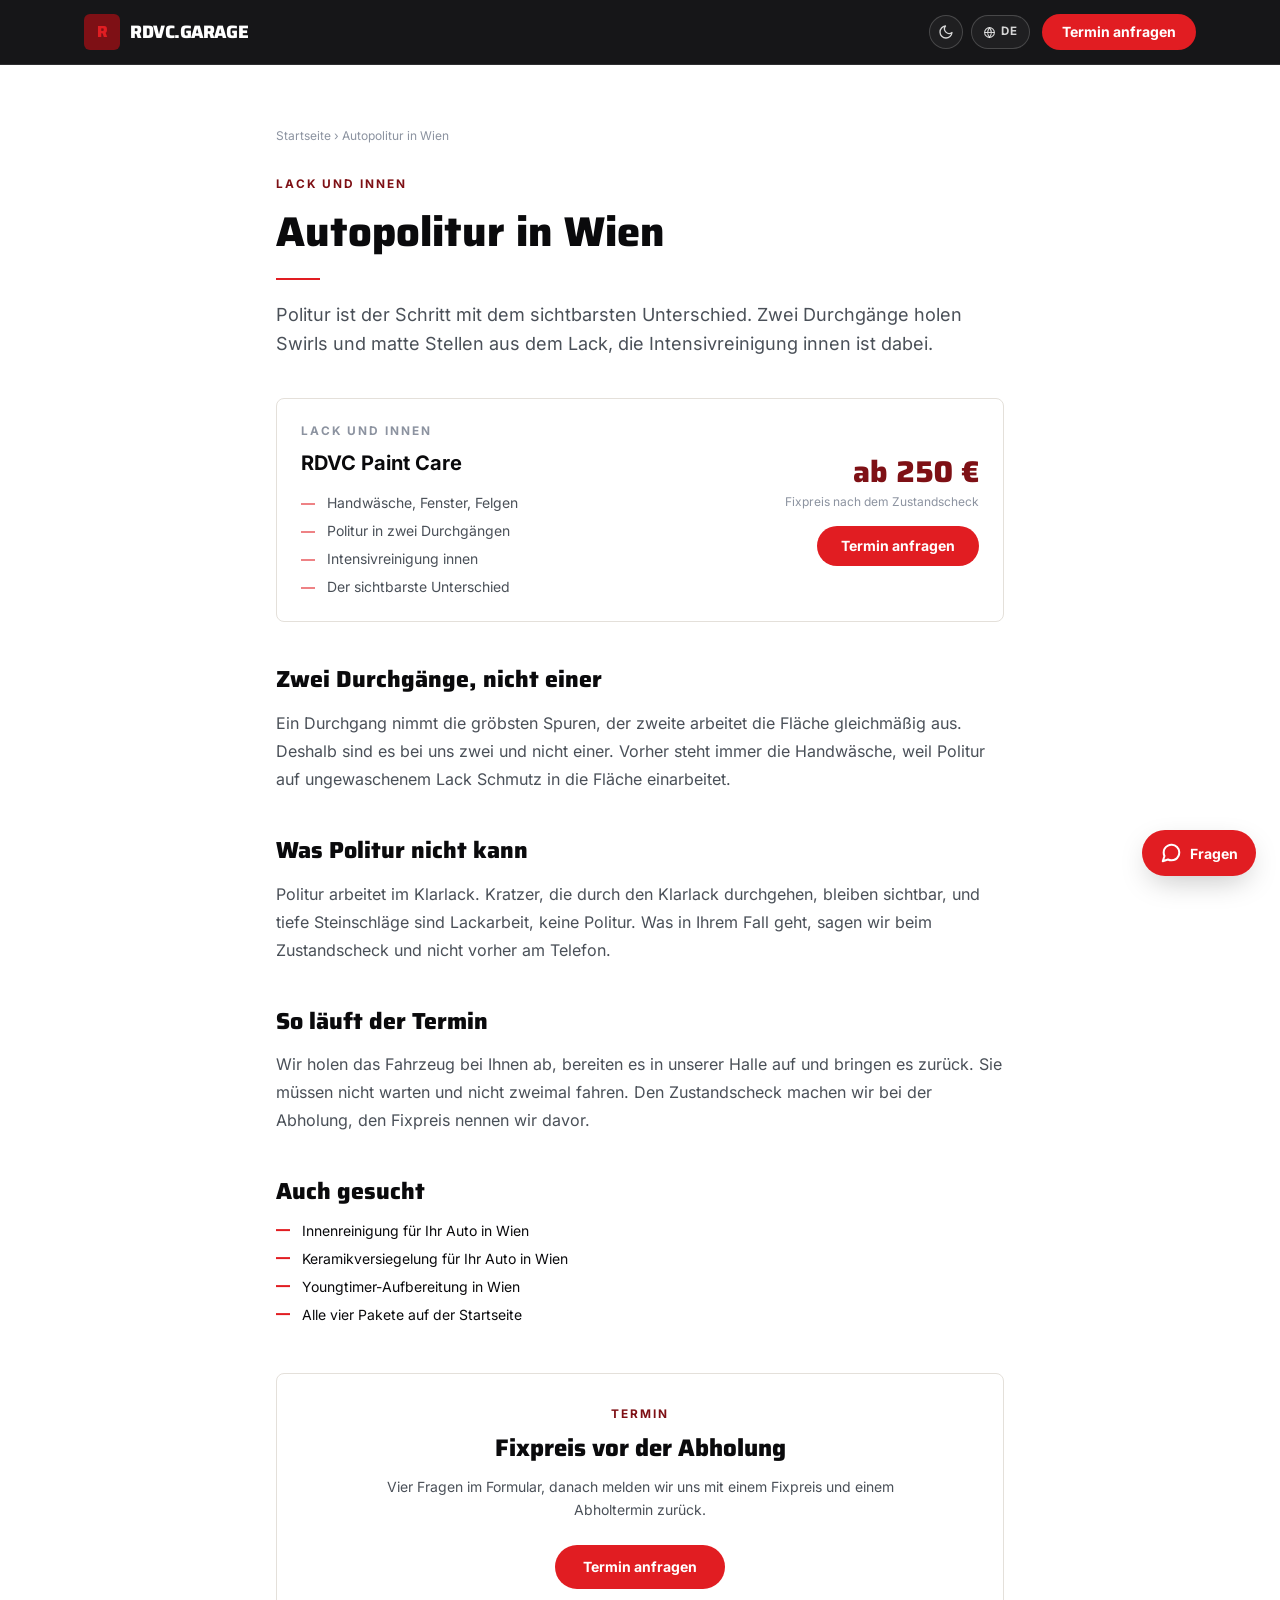
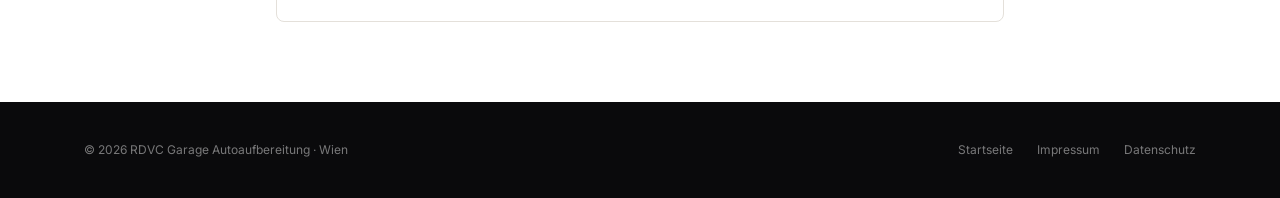
<file: autopolitur-wien.html>
<!DOCTYPE html>
<html lang="de">
<head>
  <meta charset="UTF-8">
  <meta name="viewport" content="width=device-width, initial-scale=1.0">
  <!-- Erzeugt von scripts/baue-leistungsseiten.py — nicht von Hand aendern.
       Inhalt aendern heisst: SEITEN im Skript aendern und neu laufen lassen. -->
  <title>Autopolitur Wien — Lackaufbereitung in zwei Durchgängen | RDVC Garage</title>
  <meta name="description" content="Autopolitur in Wien: Politur in zwei Durchgängen gegen Swirls und matte Stellen, Innenreinigung inklusive. Wir holen das Fahrzeug ab und bringen es zurück. Ab 250 €.">
  <meta name="robots" content="index, follow, max-image-preview:large, max-snippet:-1">
  <meta name="theme-color" content="#0A0A0C">
  <link rel="canonical" href="https://rdvcgarage.at/autopolitur-wien.html">
  <meta property="og:type" content="website">
  <meta property="og:url" content="https://rdvcgarage.at/autopolitur-wien.html">
  <meta property="og:site_name" content="RDVC Garage">
  <meta property="og:locale" content="de_AT">
  <meta property="og:title" content="Autopolitur Wien — Lackaufbereitung in zwei Durchgängen | RDVC Garage">
  <meta property="og:description" content="Autopolitur in Wien: Politur in zwei Durchgängen gegen Swirls und matte Stellen, Innenreinigung inklusive. Wir holen das Fahrzeug ab und bringen es zurück. Ab 250 €.">
  <meta property="og:image" content="https://rdvcgarage.at/bilder/band-poster.jpg">
  <meta property="og:image:type" content="image/jpeg">
  <meta property="og:image:width" content="1512">
  <meta property="og:image:height" content="648">
  <meta property="og:image:alt" content="Aufbereitetes Fahrzeug bei Nacht vor der Halle von RDVC Garage in Wien">
  <meta name="twitter:card" content="summary_large_image">
  <link rel="icon" type="image/svg+xml" href="favicon.svg">
  <link rel="icon" type="image/png" sizes="96x96" href="favicon-96.png">
  <link rel="icon" type="image/png" sizes="48x48" href="favicon-48.png">
  <link rel="apple-touch-icon" href="apple-touch-icon.png">
  <link rel="stylesheet" href="fonts.css">
  <script src="tailwind.js"></script>
  <link rel="stylesheet" href="site.css">
  <script src="kontakt.js"></script>
  <script src="site.js"></script>
  <script>
    tailwind.config = { theme: { extend: {
      colors: { paper:'#FFFFFF', carbon:'#0A0A0C', ink:'#0A0A0C', linen:'#F5F3F1',
                blood:'#7E1015', red:'#E11D22', steel:'#8C93A0', slate:'#4A5058', line:'#E4E0DA' },
      fontFamily: { head:['Saira','ui-sans-serif','system-ui','sans-serif'], body:['Inter','ui-sans-serif','system-ui','sans-serif'] }
    } } }
  </script>
  <style>
    /* Die Basis-Styles stehen in index.html im <style>-Block und nicht in
       site.css. Deshalb hier die wenigen, die diese Seite braucht — gleiche
       Werte, damit Hell/Dunkel aus site.css darauf greift. */
    body { font-family:'Inter',ui-sans-serif,system-ui,sans-serif; }
    .kicker { font-size:.74rem; letter-spacing:.16em; text-transform:uppercase; font-weight:700; }
    .rule { height:2px; width:44px; background:#E11D22; }
    .card { background:#fff; border:1px solid #E4E0DA; border-radius:.5rem; }
    .btn-red { background:#E11D22; color:#fff; transition:background .2s ease, transform .2s ease; }
    .btn-red:hover { background:#FF3B41; transform:translateY(-1px); }
    .btn-outline { border:1.5px solid #E4E0DA; }
    .price-num { font-family:'Saira',sans-serif; font-variant-numeric:tabular-nums; }
    .li-mark { flex:none; width:14px; height:2px; margin-top:.6rem; background:#E11D22; }
    .svc h2 { font-family:'Saira',sans-serif; font-weight:800; font-size:1.45rem; margin:2.5rem 0 .75rem; }
    .svc p { line-height:1.75; color:var(--tx-mid); margin-bottom:.75rem; }
    .svc a { color:var(--acc-deep); text-decoration:underline; }
    /* Die Verweis-Liste ohne Unterstreichung: vier rot unterstrichene Zeilen
       untereinander lesen sich wie ein Rohgeruest. Stattdessen der feine
       Strich, der auf der Startseite schon die Leistungspunkte markiert. */
    .svc-quer { list-style:none; padding:0; }
    .svc-quer li { display:flex; gap:.75rem; align-items:baseline; }
    .svc-quer li::before { content:""; flex:none; width:14px; height:2px; background:#E11D22; transform:translateY(-.35em); }
    .svc-quer a { color:var(--tx); text-decoration:none; }
    .svc-quer a:hover { color:var(--acc); text-decoration:underline; }
  </style>

  <script type="application/ld+json">
  {
    "@context": "https://schema.org",
    "@graph": [
      {
        "@type": "Service",
        "@id": "https://rdvcgarage.at/autopolitur-wien.html#leistung",
        "name": "Autopolitur in Wien",
        "serviceType": "Autopolitur",
        "description": "Autopolitur in Wien: Politur in zwei Durchgängen gegen Swirls und matte Stellen, Innenreinigung inklusive. Wir holen das Fahrzeug ab und bringen es zurück. Ab 250 €.",
        "provider": { "@id": "https://rdvcgarage.at/#betrieb" },
        "areaServed": { "@type": "City", "name": "Wien", "sameAs": "https://www.wikidata.org/wiki/Q1741" },
        "url": "https://rdvcgarage.at/autopolitur-wien.html",
        "offers": {
          "@type": "Offer",
          "name": "RDVC Paint Care",
          "url": "https://rdvcgarage.at/autopolitur-wien.html",
          "priceSpecification": {
            "@type": "PriceSpecification",
            "minPrice": 250,
            "priceCurrency": "EUR",
            "valueAddedTaxIncluded": true
          }
        }
      },
      {
        "@type": "BreadcrumbList",
        "itemListElement": [
          { "@type": "ListItem", "position": 1, "name": "Startseite", "item": "https://rdvcgarage.at/" },
          { "@type": "ListItem", "position": 2, "name": "Autopolitur in Wien", "item": "https://rdvcgarage.at/autopolitur-wien.html" }
        ]
      }
    ]
  }
  </script>
</head>
<body class="bg-paper antialiased">

<header class="fixed top-0 inset-x-0 z-50 bg-carbon/95 backdrop-blur border-b border-white/10">
  <div class="max-w-6xl mx-auto px-5 h-16 flex items-center justify-between gap-4">
    <a href="index.html" class="flex items-center gap-2.5" aria-label="RDVC Garage Startseite">
      <span class="grid place-items-center h-9 w-9 rounded-md" style="background:#7E1015;color:#E11D22;font-family:Saira,sans-serif;font-weight:800">R</span>
      <span class="font-head font-extrabold tracking-tight text-lg text-white">RDVC.GARAGE</span>
    </a>
    <div class="flex items-center gap-3">
      <div class="flex items-center gap-2" data-nt>
        <button id="themeBtn" type="button" class="hdr-btn"><svg class="ico-moon" width="16" height="16" viewBox="0 0 24 24" fill="none" stroke="currentColor" stroke-width="2" stroke-linecap="round" stroke-linejoin="round" aria-hidden="true"><path d="M21 12.8A9 9 0 1 1 11.2 3a7 7 0 0 0 9.8 9.8Z"/></svg><svg class="ico-sun" width="16" height="16" viewBox="0 0 24 24" fill="none" stroke="currentColor" stroke-width="2" stroke-linecap="round" stroke-linejoin="round" aria-hidden="true"><circle cx="12" cy="12" r="4"/><path d="M12 2v2M12 20v2M4.9 4.9l1.4 1.4M17.7 17.7l1.4 1.4M2 12h2M20 12h2M4.9 19.1l1.4-1.4M17.7 6.3l1.4-1.4"/></svg></button>
        <button id="langBtn" type="button" class="hdr-btn"><svg width="13" height="13" viewBox="0 0 24 24" fill="none" stroke="currentColor" stroke-width="2" aria-hidden="true"><circle cx="12" cy="12" r="9"/><path d="M3 12h18M12 3a15 15 0 0 1 0 18 15 15 0 0 1 0-18"/></svg><span class="lang-code">DE</span></button>
      </div>
      <a href="index.html#buchen" class="btn-red hidden sm:block rounded-full px-5 py-2 text-sm font-bold">Termin anfragen</a>
    </div>
  </div>
</header>

<main class="pt-28 md:pt-32 pb-20">
  <div class="max-w-3xl mx-auto px-5">

    <nav aria-label="Breadcrumb" class="text-xs text-steel">
      <a href="index.html" class="hover:text-ink">Startseite</a>
      <span aria-hidden="true"> › </span>
      <span>Autopolitur in Wien</span>
    </nav>

    <p class="kicker text-blood mt-8">Lack und Innen</p>
    <h1 class="mt-3 font-head font-extrabold text-3xl md:text-[2.6rem] leading-tight">Autopolitur in Wien</h1>
    <div class="rule mt-5"></div>
    <p class="mt-5 text-lg text-slate leading-relaxed">Politur ist der Schritt mit dem sichtbarsten Unterschied. Zwei Durchgänge holen Swirls und matte Stellen aus dem Lack, die Intensivreinigung innen ist dabei.</p>

    <div class="card p-6 mt-10 flex flex-col sm:flex-row sm:items-center gap-6">
      <div class="flex-1">
        <p class="kicker text-steel">Lack und Innen</p>
        <h2 class="mt-2 text-xl font-extrabold" style="margin:.5rem 0 0">RDVC Paint Care</h2>
        <ul class="mt-4 space-y-2 text-sm text-slate">
          <li class="flex gap-3"><span class="li-mark"></span>Handwäsche, Fenster, Felgen</li>
          <li class="flex gap-3"><span class="li-mark"></span>Politur in zwei Durchgängen</li>
          <li class="flex gap-3"><span class="li-mark"></span>Intensivreinigung innen</li>
          <li class="flex gap-3"><span class="li-mark"></span>Der sichtbarste Unterschied</li>
        </ul>
      </div>
      <div class="sm:text-right shrink-0">
        <p class="price-num text-3xl font-extrabold text-blood">ab 250 €</p>
        <p class="mt-1 text-xs text-steel">Fixpreis nach dem Zustandscheck</p>
        <a href="index.html#buchen" class="btn-red mt-4 inline-block rounded-full px-6 py-2.5 text-sm font-bold">Termin anfragen</a>
      </div>
    </div>

    <div class="svc">
      <h2>Zwei Durchgänge, nicht einer</h2>
      <p>Ein Durchgang nimmt die gröbsten Spuren, der zweite arbeitet die Fläche gleichmäßig aus. Deshalb sind es bei uns zwei und nicht einer. Vorher steht immer die Handwäsche, weil Politur auf ungewaschenem Lack Schmutz in die Fläche einarbeitet.</p>
      <h2>Was Politur nicht kann</h2>
      <p>Politur arbeitet im Klarlack. Kratzer, die durch den Klarlack durchgehen, bleiben sichtbar, und tiefe Steinschläge sind Lackarbeit, keine Politur. Was in Ihrem Fall geht, sagen wir beim Zustandscheck und nicht vorher am Telefon.</p>

      <h2>So läuft der Termin</h2>
      <p>
        Wir holen das Fahrzeug bei Ihnen ab, bereiten es in unserer Halle auf und
        bringen es zurück. Sie müssen nicht warten und nicht zweimal fahren.
        Den Zustandscheck machen wir bei der Abholung, den Fixpreis nennen wir
        davor.
      </p>

      <h2>Auch gesucht</h2>
      <!-- Als Liste und nicht als Satz: bei Links mitten im Satz zerfaellt der
           Text in Bruchstuecke wie ". Den Ueberblick ueber alle vier Pakete
           gibt die", und jedes Bruchstueck braeuchte einen eigenen Eintrag im
           EN-Woerterbuch. pruefe-umschalter.mjs hat genau das gemeldet. In der
           Liste ist jeder Textknoten ein vollstaendiger Linktext. -->
      <ul class="svc-quer mt-3 space-y-2 text-sm">
        <li><a href="innenreinigung-auto-wien.html">Innenreinigung für Ihr Auto in Wien</a></li>
        <li><a href="keramikversiegelung-wien.html">Keramikversiegelung für Ihr Auto in Wien</a></li>
        <li><a href="youngtimer-aufbereitung-wien.html">Youngtimer-Aufbereitung in Wien</a></li>
        <li><a href="index.html#pakete">Alle vier Pakete auf der Startseite</a></li>
      </ul>
    </div>

    <div class="card p-6 md:p-8 mt-12 text-center">
      <p class="kicker text-blood">Termin</p>
      <h2 class="mt-2 font-head font-extrabold text-2xl">Fixpreis vor der Abholung</h2>
      <p class="mt-3 text-sm text-slate max-w-lg mx-auto leading-relaxed">
        Vier Fragen im Formular, danach melden wir uns mit einem Fixpreis und
        einem Abholtermin zurück.
      </p>
      <a href="index.html#buchen" class="btn-red mt-6 inline-block rounded-full px-7 py-3 text-sm font-bold">Termin anfragen</a>
    </div>

  </div>
</main>

<footer class="bg-ink text-white py-10">
  <div class="max-w-6xl mx-auto px-5 flex flex-col md:flex-row items-center justify-between gap-4 text-xs text-white/45">
    <p>© 2026 RDVC Garage Autoaufbereitung · Wien</p>
    <div class="flex gap-6">
      <a href="index.html" class="hover:text-white">Startseite</a>
      <a href="impressum.html" class="hover:text-white">Impressum</a>
      <a href="datenschutz.html" class="hover:text-white">Datenschutz</a>
    </div>
  </div>
</footer>
<script src="bot.js"></script>

</body>
</html>
</file>
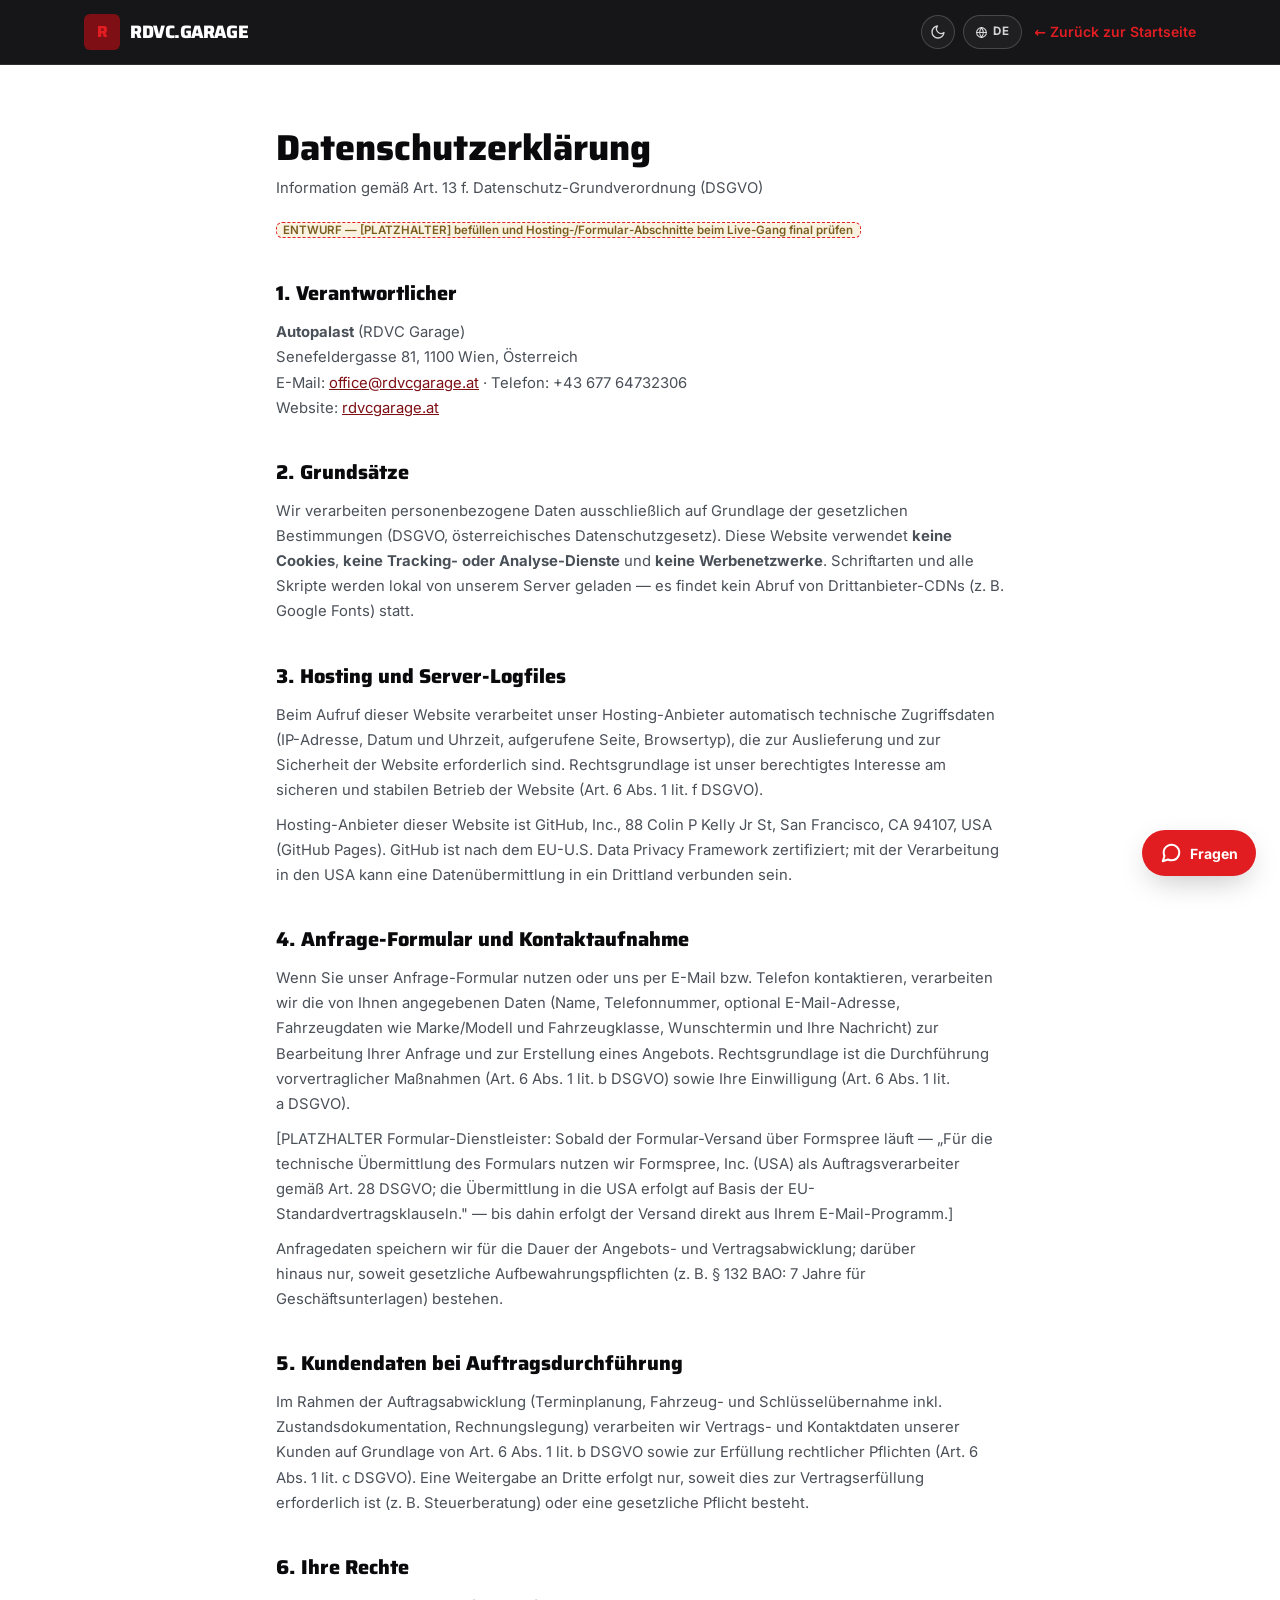
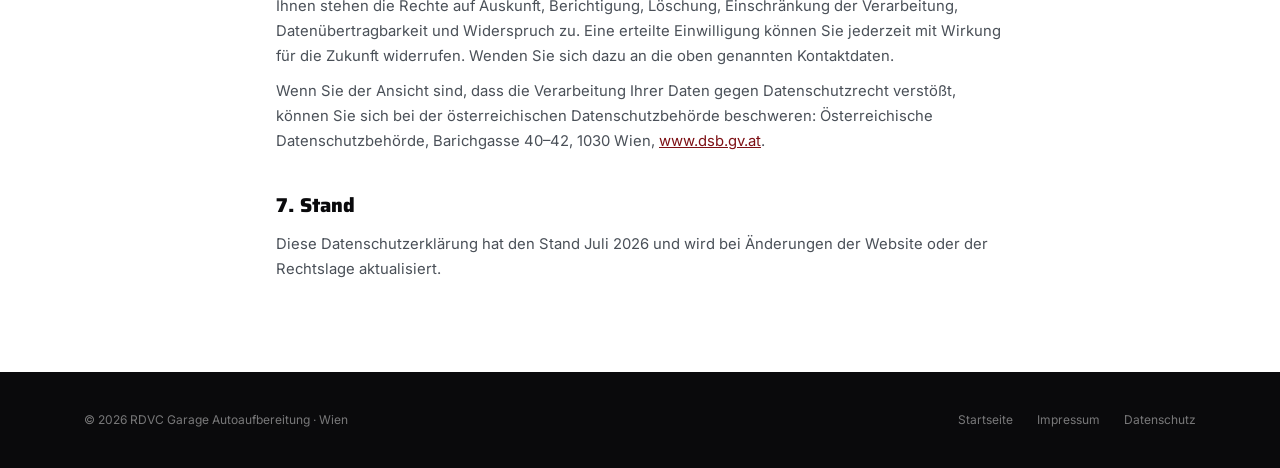
<file: datenschutz.html>
<!DOCTYPE html>
<html lang="de">
<head>
  <meta charset="UTF-8">
  <meta name="viewport" content="width=device-width, initial-scale=1.0">
  <title>Datenschutzerklärung | RDVC Garage Fahrzeugaufbereitung Wien</title>
  <meta name="robots" content="noindex, follow">
  <meta name="description" content="Datenschutzerklärung der RDVC Garage, Wien. Welche Daten beim Anfrage-Formular anfallen, wie lange sie bleiben und welche Rechte Sie haben.">
  <link rel="canonical" href="https://rdvcgarage.at/datenschutz.html">
  <link rel="icon" type="image/svg+xml" href="favicon.svg">
  <link rel="icon" type="image/png" sizes="96x96" href="favicon-96.png">
  <link rel="icon" type="image/png" sizes="48x48" href="favicon-48.png">
  <link rel="apple-touch-icon" href="apple-touch-icon.png">
  <link rel="stylesheet" href="fonts.css">
  <script src="tailwind.js"></script>
  <link rel="stylesheet" href="site.css">
  <script src="kontakt.js"></script>
  <script src="site.js"></script>
  <script>
    tailwind.config = { theme: { extend: {
      colors: { paper:'#FFFFFF', carbon:'#0A0A0C', ink:'#0A0A0C', amber:'#E11D22', amberdeep:'#7E1015', mist:'#F5F3F1', mute:'#4A5058', line:'#E4E0DA' },
      fontFamily: { head:['Saira','ui-sans-serif','system-ui','sans-serif'], body:['Inter','ui-sans-serif','system-ui','sans-serif'] }
    } } }
  </script>
  <style>
    body { font-family:'Inter',ui-sans-serif,system-ui,sans-serif; color:#0A0A0C; }
    .placeholder-flag { background:#FBF3E2; color:#7A5E1E; border:1px dashed #E11D22; border-radius:.4rem; padding:0 .4rem; font-size:.72rem; font-weight:600; white-space:nowrap; }
    .legal h2 { font-family:'Saira',sans-serif; font-weight:800; font-size:1.25rem; margin:2.25rem 0 .75rem; }
    .legal h3 { font-family:'Saira',sans-serif; font-weight:700; font-size:1.05rem; margin:1.5rem 0 .5rem; }
    .legal p, .legal li { font-size:.925rem; line-height:1.7; color:#4A5058; margin-bottom:.6rem; }
    .legal a { color:#7E1015; text-decoration:underline; }
  </style>
</head>
<body class="bg-paper antialiased">

<header class="fixed top-0 inset-x-0 z-50 bg-carbon/95 backdrop-blur border-b border-white/10">
  <div class="max-w-6xl mx-auto px-5 h-16 flex items-center justify-between gap-4">
    <a href="index.html" class="flex items-center gap-2.5" aria-label="RDVC Garage Startseite">
      <span class="grid place-items-center h-9 w-9 rounded-md" style="background:#7E1015;color:#E11D22;font-family:Saira,sans-serif;font-weight:800">R</span>
      <span class="font-head font-extrabold tracking-tight text-lg text-white">RDVC.GARAGE</span>
    </a>
    <div class="flex items-center gap-3">
      <div class="flex items-center gap-2" data-nt>
        <button id="themeBtn" type="button" class="hdr-btn"><svg class="ico-moon" width="16" height="16" viewBox="0 0 24 24" fill="none" stroke="currentColor" stroke-width="2" stroke-linecap="round" stroke-linejoin="round" aria-hidden="true"><path d="M21 12.8A9 9 0 1 1 11.2 3a7 7 0 0 0 9.8 9.8Z"/></svg><svg class="ico-sun" width="16" height="16" viewBox="0 0 24 24" fill="none" stroke="currentColor" stroke-width="2" stroke-linecap="round" stroke-linejoin="round" aria-hidden="true"><circle cx="12" cy="12" r="4"/><path d="M12 2v2M12 20v2M4.9 4.9l1.4 1.4M17.7 17.7l1.4 1.4M2 12h2M20 12h2M4.9 19.1l1.4-1.4M17.7 6.3l1.4-1.4"/></svg></button>
        <button id="langBtn" type="button" class="hdr-btn"><svg width="13" height="13" viewBox="0 0 24 24" fill="none" stroke="currentColor" stroke-width="2" aria-hidden="true"><circle cx="12" cy="12" r="9"/><path d="M3 12h18M12 3a15 15 0 0 1 0 18 15 15 0 0 1 0-18"/></svg><span class="lang-code">DE</span></button>
      </div>
      <a href="index.html" class="hidden sm:block text-sm font-semibold text-[#E11D22]">← Zurück zur Startseite</a>
    </div>
  </div>
</header>

<main class="pt-28 md:pt-32 pb-20">
  <div class="max-w-3xl mx-auto px-5 legal">
    <h1 class="font-head font-extrabold text-3xl md:text-4xl mb-2">Datenschutzerklärung</h1>
    <p class="text-sm">Information gemäß Art. 13 f. Datenschutz-Grundverordnung (DSGVO)</p>
    <p class="mt-4"><span class="placeholder-flag">ENTWURF — [PLATZHALTER] befüllen und Hosting-/Formular-Abschnitte beim Live-Gang final prüfen</span></p>
    <p data-only-en data-nt class="mt-3 text-sm" style="color:var(--tx-soft)">This is a courtesy translation. Only the German version is legally binding.</p>

    <h2>1. Verantwortlicher</h2>
    <p>
      <span data-nt><strong>Autopalast</strong> (RDVC Garage)<br>
      Senefeldergasse 81, 1100 Wien, Österreich</span><br>
      E-Mail: <a href="mailto:office@rdvcgarage.at" data-nt>office@rdvcgarage.at</a> · Telefon: <span data-nt>+43 677 64732306</span><br>
      Website: <a href="https://rdvcgarage.at/" rel="noopener">rdvcgarage.at</a>
    </p>

    <h2>2. Grundsätze</h2>
    <p>Wir verarbeiten personenbezogene Daten ausschließlich auf Grundlage der gesetzlichen Bestimmungen (DSGVO, österreichisches Datenschutzgesetz). Diese Website verwendet <strong>keine Cookies</strong>, <strong>keine Tracking- oder Analyse-Dienste</strong> und <strong>keine Werbenetzwerke</strong>. Schriftarten und alle Skripte werden lokal von unserem Server geladen — es findet kein Abruf von Drittanbieter-CDNs (z. B. Google Fonts) statt.</p>

    <h2>3. Hosting und Server-Logfiles</h2>
    <p>Beim Aufruf dieser Website verarbeitet unser Hosting-Anbieter automatisch technische Zugriffsdaten (IP-Adresse, Datum und Uhrzeit, aufgerufene Seite, Browsertyp), die zur Auslieferung und zur Sicherheit der Website erforderlich sind. Rechtsgrundlage ist unser berechtigtes Interesse am sicheren und stabilen Betrieb der Website (Art. 6 Abs. 1 lit. f DSGVO).</p>
    <p>Hosting-Anbieter dieser Website ist GitHub, Inc., 88 Colin P Kelly Jr St, San Francisco, CA 94107, USA (GitHub Pages). GitHub ist nach dem EU-U.S. Data Privacy Framework zertifiziert; mit der Verarbeitung in den USA kann eine Datenübermittlung in ein Drittland verbunden sein.</p>

    <h2>4. Anfrage-Formular und Kontaktaufnahme</h2>
    <p>Wenn Sie unser Anfrage-Formular nutzen oder uns per E-Mail bzw. Telefon kontaktieren, verarbeiten wir die von Ihnen angegebenen Daten (Name, Telefonnummer, optional E-Mail-Adresse, Fahrzeugdaten wie Marke/Modell und Fahrzeugklasse, Wunschtermin und Ihre Nachricht) zur Bearbeitung Ihrer Anfrage und zur Erstellung eines Angebots. Rechtsgrundlage ist die Durchführung vorvertraglicher Maßnahmen (Art. 6 Abs. 1 lit. b DSGVO) sowie Ihre Einwilligung (Art. 6 Abs. 1 lit. a DSGVO).</p>
    <p>[PLATZHALTER Formular-Dienstleister: Sobald der Formular-Versand über Formspree läuft — „Für die technische Übermittlung des Formulars nutzen wir Formspree, Inc. (USA) als Auftragsverarbeiter gemäß Art. 28 DSGVO; die Übermittlung in die USA erfolgt auf Basis der EU-Standardvertragsklauseln." — bis dahin erfolgt der Versand direkt aus Ihrem E-Mail-Programm.]</p>
    <p>Anfragedaten speichern wir für die Dauer der Angebots- und Vertragsabwicklung; darüber hinaus nur, soweit gesetzliche Aufbewahrungspflichten (z. B. § 132 BAO: 7 Jahre für Geschäftsunterlagen) bestehen.</p>

    <h2>5. Kundendaten bei Auftragsdurchführung</h2>
    <p>Im Rahmen der Auftragsabwicklung (Terminplanung, Fahrzeug- und Schlüsselübernahme inkl. Zustandsdokumentation, Rechnungslegung) verarbeiten wir Vertrags- und Kontaktdaten unserer Kunden auf Grundlage von Art. 6 Abs. 1 lit. b DSGVO sowie zur Erfüllung rechtlicher Pflichten (Art. 6 Abs. 1 lit. c DSGVO). Eine Weitergabe an Dritte erfolgt nur, soweit dies zur Vertragserfüllung erforderlich ist (z. B. Steuerberatung) oder eine gesetzliche Pflicht besteht.</p>

    <h2>6. Ihre Rechte</h2>
    <p>Ihnen stehen die Rechte auf Auskunft, Berichtigung, Löschung, Einschränkung der Verarbeitung, Datenübertragbarkeit und Widerspruch zu. Eine erteilte Einwilligung können Sie jederzeit mit Wirkung für die Zukunft widerrufen. Wenden Sie sich dazu an die oben genannten Kontaktdaten.</p>
    <p>Wenn Sie der Ansicht sind, dass die Verarbeitung Ihrer Daten gegen Datenschutzrecht verstößt, können Sie sich bei der österreichischen Datenschutzbehörde beschweren: Österreichische Datenschutzbehörde, Barichgasse 40–42, 1030 Wien, <a href="https://www.dsb.gv.at" rel="noopener">www.dsb.gv.at</a>.</p>

    <h2>7. Stand</h2>
    <p>Diese Datenschutzerklärung hat den Stand Juli 2026 und wird bei Änderungen der Website oder der Rechtslage aktualisiert.</p>
  </div>
</main>

<footer class="bg-ink text-white py-10">
  <div class="max-w-6xl mx-auto px-5 flex flex-col md:flex-row items-center justify-between gap-4 text-xs text-white/45">
    <p>© 2026 RDVC Garage Autoaufbereitung · Wien</p>
    <div class="flex gap-6">
      <a href="index.html" class="hover:text-white">Startseite</a>
      <a href="impressum.html" class="hover:text-white">Impressum</a>
      <a href="datenschutz.html" class="hover:text-white">Datenschutz</a>
    </div>
  </div>
</footer>
<script src="bot.js"></script>

</body>
</html>
</file>
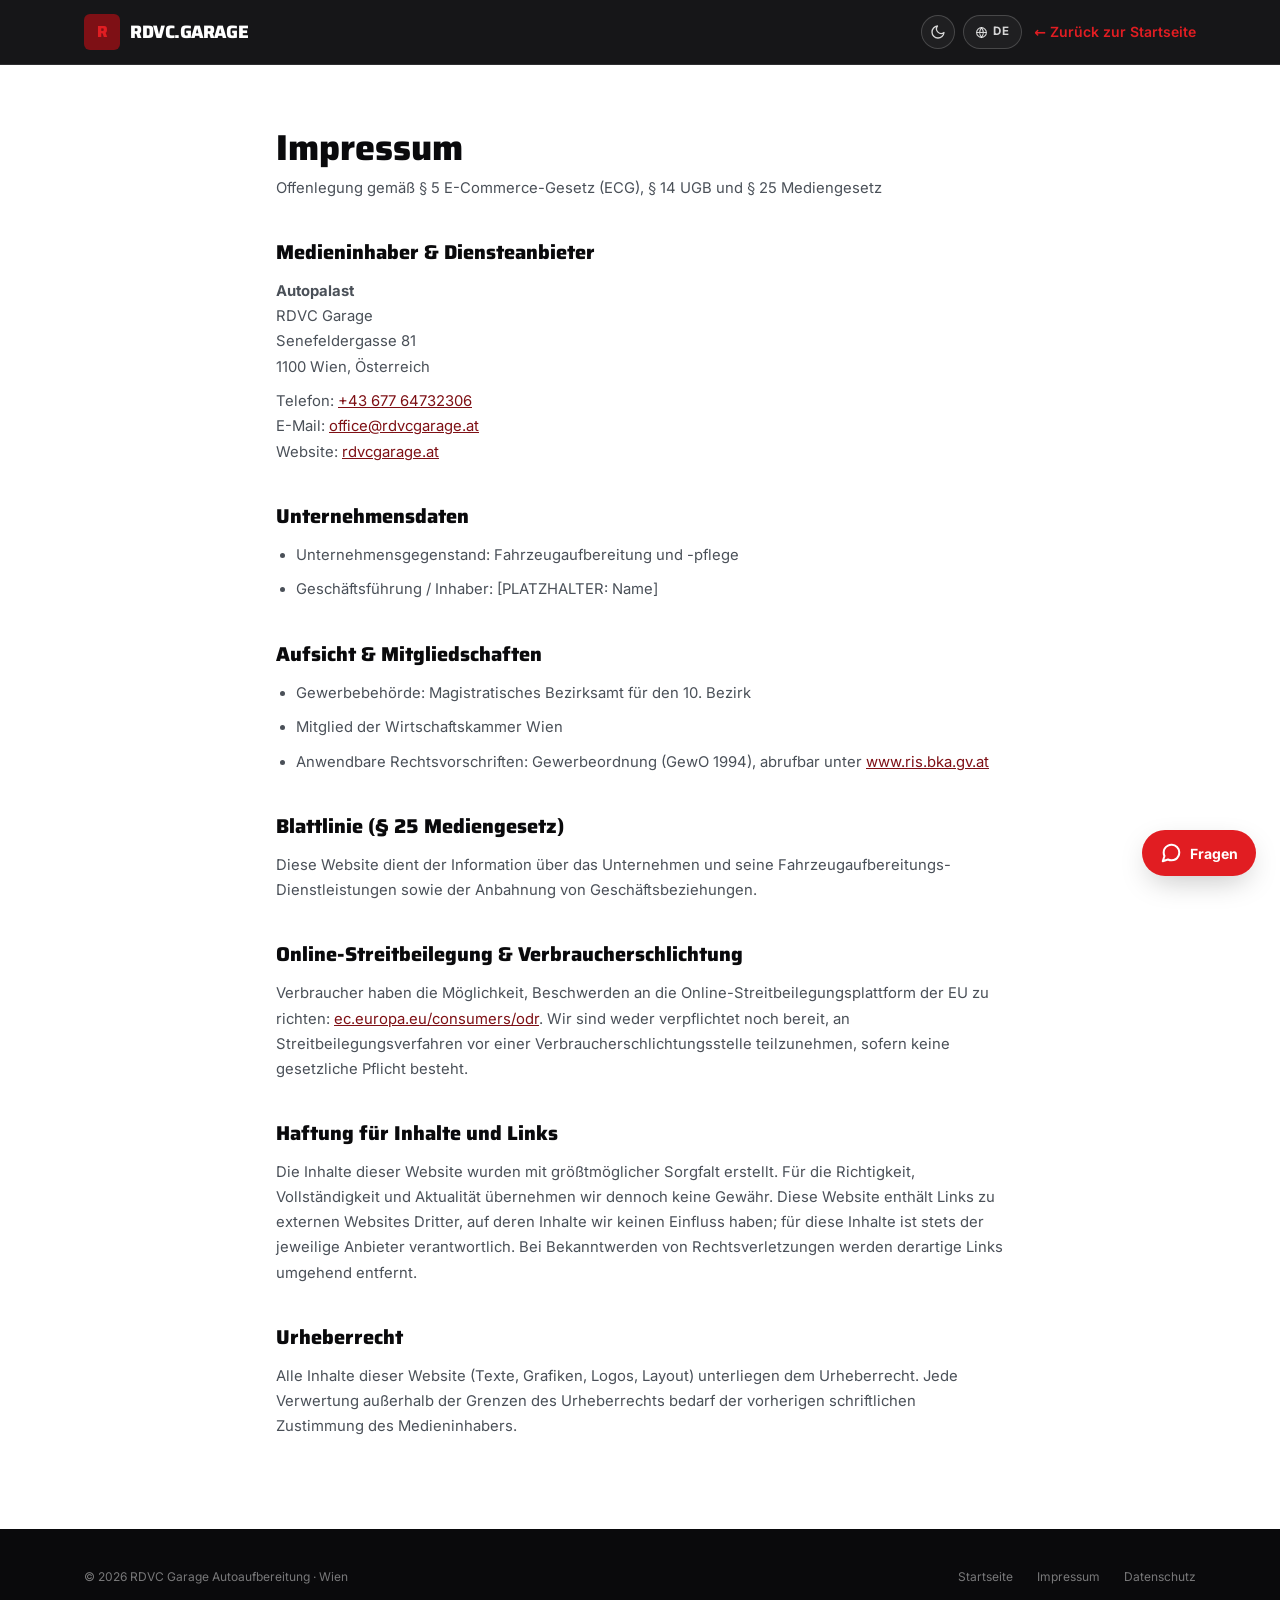
<file: impressum.html>
<!DOCTYPE html>
<html lang="de">
<head>
  <meta charset="UTF-8">
  <meta name="viewport" content="width=device-width, initial-scale=1.0">
  <title>Impressum | RDVC Garage Fahrzeugaufbereitung Wien</title>
  <meta name="robots" content="noindex, follow">
  <meta name="description" content="Impressum der RDVC Garage, Autoaufbereitung mit Hol- und Bringservice in Wien. Offenlegung nach ECG, UGB und Mediengesetz.">
  <link rel="canonical" href="https://rdvcgarage.at/impressum.html">
  <link rel="icon" type="image/svg+xml" href="favicon.svg">
  <link rel="icon" type="image/png" sizes="96x96" href="favicon-96.png">
  <link rel="icon" type="image/png" sizes="48x48" href="favicon-48.png">
  <link rel="apple-touch-icon" href="apple-touch-icon.png">
  <link rel="stylesheet" href="fonts.css">
  <script src="tailwind.js"></script>
  <link rel="stylesheet" href="site.css">
  <script src="kontakt.js"></script>
  <script src="site.js"></script>
  <script>
    tailwind.config = { theme: { extend: {
      colors: { paper:'#FFFFFF', carbon:'#0A0A0C', ink:'#0A0A0C', amber:'#E11D22', amberdeep:'#7E1015', mist:'#F5F3F1', mute:'#4A5058', line:'#E4E0DA' },
      fontFamily: { head:['Saira','ui-sans-serif','system-ui','sans-serif'], body:['Inter','ui-sans-serif','system-ui','sans-serif'] }
    } } }
  </script>
  <style>
    body { font-family:'Inter',ui-sans-serif,system-ui,sans-serif; color:#0A0A0C; }
    .grad-btn { background-image:#E11D22; }
    .placeholder-flag { background:#FBF3E2; color:#7A5E1E; border:1px dashed #E11D22; border-radius:.4rem; padding:0 .4rem; font-size:.72rem; font-weight:600; white-space:nowrap; }
    .legal h2 { font-family:'Saira',sans-serif; font-weight:800; font-size:1.25rem; margin:2.25rem 0 .75rem; }
    .legal p, .legal li { font-size:.925rem; line-height:1.7; color:#4A5058; margin-bottom:.6rem; }
    .legal a { color:#7E1015; text-decoration:underline; }
  </style>
</head>
<body class="bg-paper antialiased">

<header class="fixed top-0 inset-x-0 z-50 bg-carbon/95 backdrop-blur border-b border-white/10">
  <div class="max-w-6xl mx-auto px-5 h-16 flex items-center justify-between gap-4">
    <a href="index.html" class="flex items-center gap-2.5" aria-label="RDVC Garage Startseite">
      <span class="grid place-items-center h-9 w-9 rounded-md" style="background:#7E1015;color:#E11D22;font-family:Saira,sans-serif;font-weight:800">R</span>
      <span class="font-head font-extrabold tracking-tight text-lg text-white">RDVC.GARAGE</span>
    </a>
    <div class="flex items-center gap-3">
      <div class="flex items-center gap-2" data-nt>
        <button id="themeBtn" type="button" class="hdr-btn"><svg class="ico-moon" width="16" height="16" viewBox="0 0 24 24" fill="none" stroke="currentColor" stroke-width="2" stroke-linecap="round" stroke-linejoin="round" aria-hidden="true"><path d="M21 12.8A9 9 0 1 1 11.2 3a7 7 0 0 0 9.8 9.8Z"/></svg><svg class="ico-sun" width="16" height="16" viewBox="0 0 24 24" fill="none" stroke="currentColor" stroke-width="2" stroke-linecap="round" stroke-linejoin="round" aria-hidden="true"><circle cx="12" cy="12" r="4"/><path d="M12 2v2M12 20v2M4.9 4.9l1.4 1.4M17.7 17.7l1.4 1.4M2 12h2M20 12h2M4.9 19.1l1.4-1.4M17.7 6.3l1.4-1.4"/></svg></button>
        <button id="langBtn" type="button" class="hdr-btn"><svg width="13" height="13" viewBox="0 0 24 24" fill="none" stroke="currentColor" stroke-width="2" aria-hidden="true"><circle cx="12" cy="12" r="9"/><path d="M3 12h18M12 3a15 15 0 0 1 0 18 15 15 0 0 1 0-18"/></svg><span class="lang-code">DE</span></button>
      </div>
      <a href="index.html" class="hidden sm:block text-sm font-semibold text-[#E11D22]">← Zurück zur Startseite</a>
    </div>
  </div>
</header>

<main class="pt-28 md:pt-32 pb-20">
  <div class="max-w-3xl mx-auto px-5 legal">
    <h1 class="font-head font-extrabold text-3xl md:text-4xl mb-2">Impressum</h1>
    <p class="text-sm">Offenlegung gemäß § 5 E-Commerce-Gesetz (ECG), § 14 UGB und § 25 Mediengesetz</p>
        <p data-only-en data-nt class="mt-3 text-sm" style="color:var(--tx-soft)">This is a courtesy translation. Only the German version is legally binding.</p>

    <h2>Medieninhaber &amp; Diensteanbieter</h2>
    <p>
      <span data-nt><strong>Autopalast</strong><br>
      RDVC Garage<br>
      Senefeldergasse 81<br>
      1100 Wien, Österreich</span>
    </p>
    <p>
      Telefon: <a href="tel:+4367764732306" data-nt>+43 677 64732306</a><br>
      E-Mail: <a href="mailto:office@rdvcgarage.at" data-nt>office@rdvcgarage.at</a><br>
      Website: <a href="https://rdvcgarage.at/" rel="noopener">rdvcgarage.at</a>
    </p>

    <h2>Unternehmensdaten</h2>
    <ul class="list-disc pl-5">
            <li>Unternehmensgegenstand: Fahrzeugaufbereitung und -pflege</li>
      <li>Geschäftsführung / Inhaber: [PLATZHALTER: Name]</li>
    </ul>

    <h2>Aufsicht &amp; Mitgliedschaften</h2>
    <ul class="list-disc pl-5">
      <li>Gewerbebehörde: Magistratisches Bezirksamt für den 10. Bezirk</li>
      <li>Mitglied der Wirtschaftskammer Wien</li>
      <li>Anwendbare Rechtsvorschriften: Gewerbeordnung (GewO 1994), abrufbar unter <a href="https://www.ris.bka.gv.at" rel="noopener">www.ris.bka.gv.at</a></li>
    </ul>

    <h2>Blattlinie (§ 25 Mediengesetz)</h2>
    <p>Diese Website dient der Information über das Unternehmen und seine Fahrzeugaufbereitungs-Dienstleistungen sowie der Anbahnung von Geschäftsbeziehungen.</p>

    <h2>Online-Streitbeilegung &amp; Verbraucherschlichtung</h2>
    <p>Verbraucher haben die Möglichkeit, Beschwerden an die Online-Streitbeilegungsplattform der EU zu richten: <a href="https://ec.europa.eu/consumers/odr" rel="noopener">ec.europa.eu/consumers/odr</a>. Wir sind weder verpflichtet noch bereit, an Streitbeilegungsverfahren vor einer Verbraucherschlichtungsstelle teilzunehmen, sofern keine gesetzliche Pflicht besteht.</p>

    <h2>Haftung für Inhalte und Links</h2>
    <p>Die Inhalte dieser Website wurden mit größtmöglicher Sorgfalt erstellt. Für die Richtigkeit, Vollständigkeit und Aktualität übernehmen wir dennoch keine Gewähr. Diese Website enthält Links zu externen Websites Dritter, auf deren Inhalte wir keinen Einfluss haben; für diese Inhalte ist stets der jeweilige Anbieter verantwortlich. Bei Bekanntwerden von Rechtsverletzungen werden derartige Links umgehend entfernt.</p>

    <h2>Urheberrecht</h2>
    <p>Alle Inhalte dieser Website (Texte, Grafiken, Logos, Layout) unterliegen dem Urheberrecht. Jede Verwertung außerhalb der Grenzen des Urheberrechts bedarf der vorherigen schriftlichen Zustimmung des Medieninhabers.</p>
  </div>
</main>

<footer class="bg-ink text-white py-10">
  <div class="max-w-6xl mx-auto px-5 flex flex-col md:flex-row items-center justify-between gap-4 text-xs text-white/45">
    <p>© 2026 RDVC Garage Autoaufbereitung · Wien</p>
    <div class="flex gap-6">
      <a href="index.html" class="hover:text-white">Startseite</a>
      <a href="impressum.html" class="hover:text-white">Impressum</a>
      <a href="datenschutz.html" class="hover:text-white">Datenschutz</a>
    </div>
  </div>
</footer>
<script src="bot.js"></script>

</body>
</html>
</file>
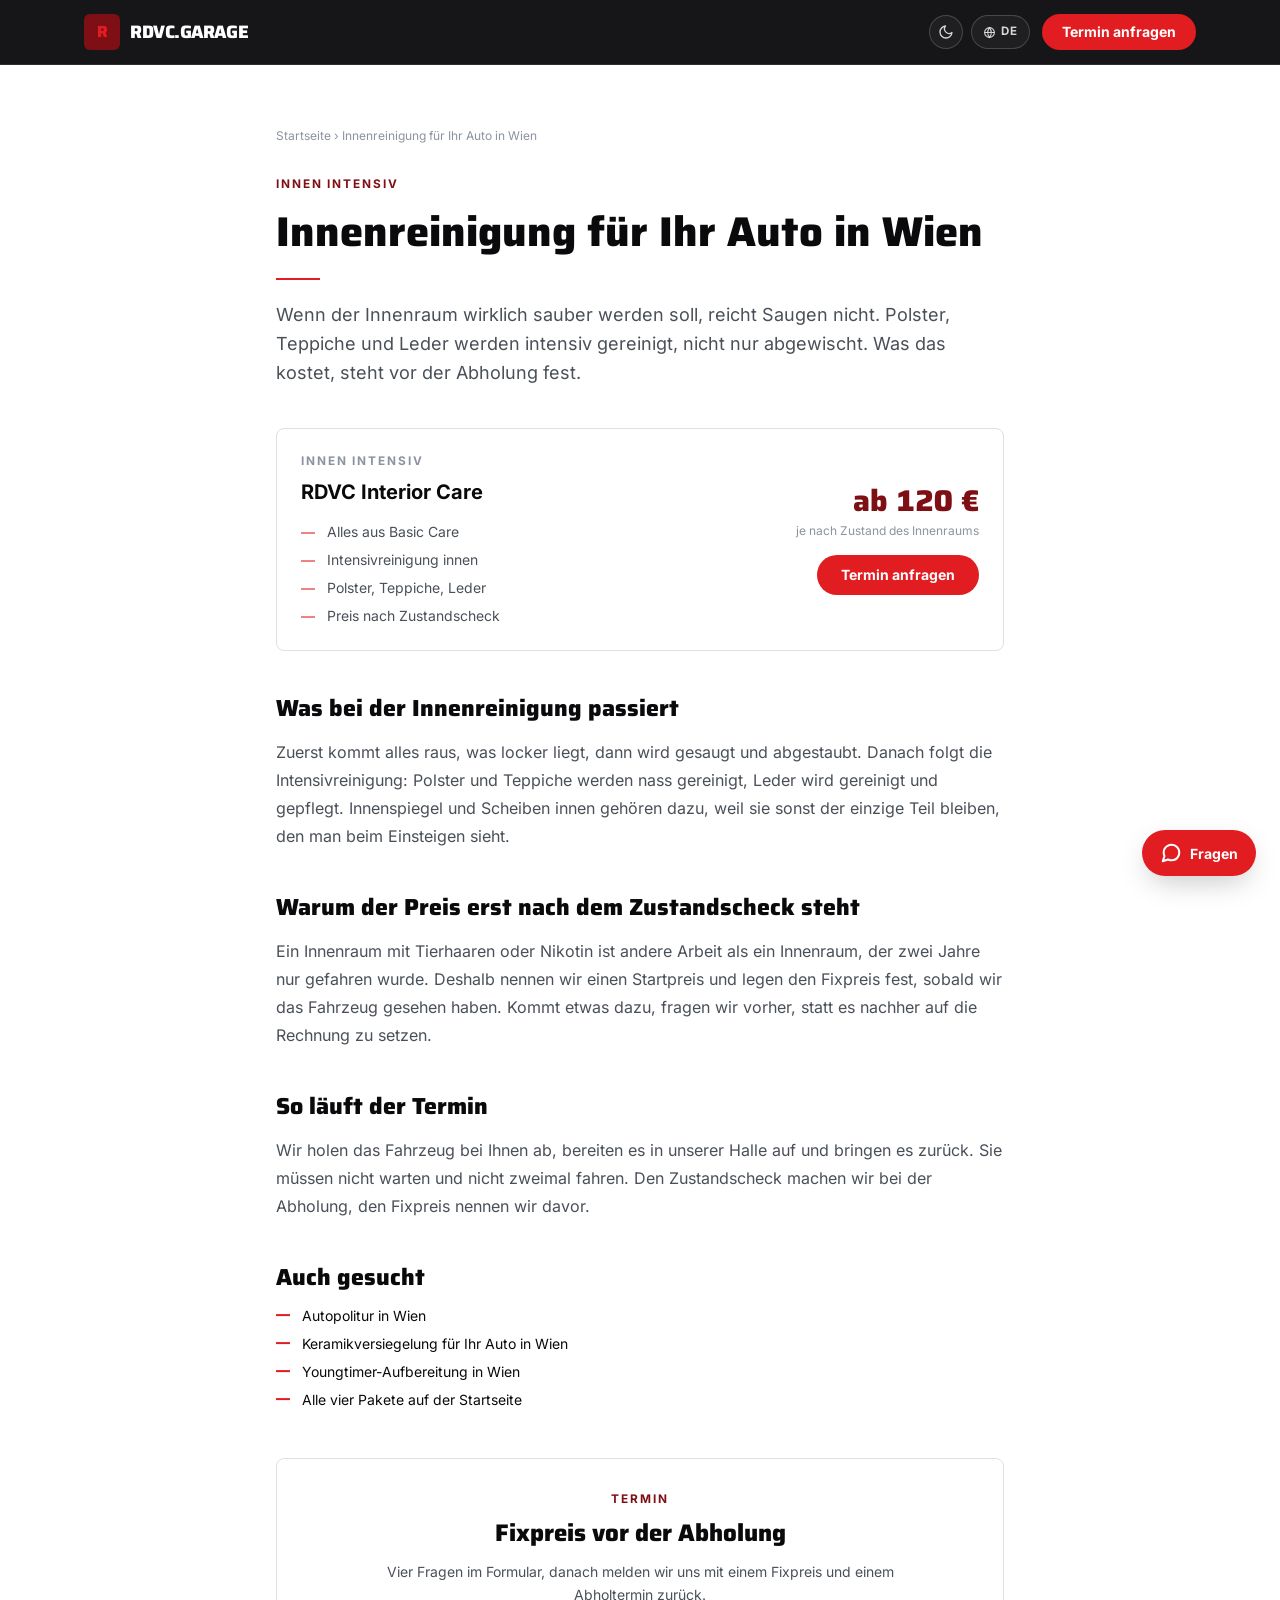
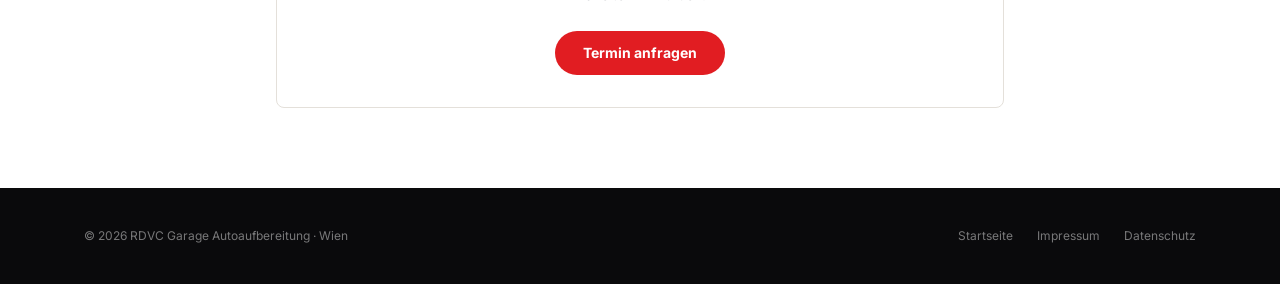
<file: innenreinigung-auto-wien.html>
<!DOCTYPE html>
<html lang="de">
<head>
  <meta charset="UTF-8">
  <meta name="viewport" content="width=device-width, initial-scale=1.0">
  <!-- Erzeugt von scripts/baue-leistungsseiten.py — nicht von Hand aendern.
       Inhalt aendern heisst: SEITEN im Skript aendern und neu laufen lassen. -->
  <title>Innenreinigung Auto Wien mit Hol- und Bringservice | RDVC Garage</title>
  <meta name="description" content="Innenreinigung für Ihr Auto in Wien: Polster, Teppiche und Leder intensiv gereinigt. Wir holen das Fahrzeug ab und bringen es zurück. Ab 120 €.">
  <meta name="robots" content="index, follow, max-image-preview:large, max-snippet:-1">
  <meta name="theme-color" content="#0A0A0C">
  <link rel="canonical" href="https://rdvcgarage.at/innenreinigung-auto-wien.html">
  <meta property="og:type" content="website">
  <meta property="og:url" content="https://rdvcgarage.at/innenreinigung-auto-wien.html">
  <meta property="og:site_name" content="RDVC Garage">
  <meta property="og:locale" content="de_AT">
  <meta property="og:title" content="Innenreinigung Auto Wien mit Hol- und Bringservice | RDVC Garage">
  <meta property="og:description" content="Innenreinigung für Ihr Auto in Wien: Polster, Teppiche und Leder intensiv gereinigt. Wir holen das Fahrzeug ab und bringen es zurück. Ab 120 €.">
  <meta property="og:image" content="https://rdvcgarage.at/bilder/band-poster.jpg">
  <meta property="og:image:type" content="image/jpeg">
  <meta property="og:image:width" content="1512">
  <meta property="og:image:height" content="648">
  <meta property="og:image:alt" content="Aufbereitetes Fahrzeug bei Nacht vor der Halle von RDVC Garage in Wien">
  <meta name="twitter:card" content="summary_large_image">
  <link rel="icon" type="image/svg+xml" href="favicon.svg">
  <link rel="icon" type="image/png" sizes="96x96" href="favicon-96.png">
  <link rel="icon" type="image/png" sizes="48x48" href="favicon-48.png">
  <link rel="apple-touch-icon" href="apple-touch-icon.png">
  <link rel="stylesheet" href="fonts.css">
  <script src="tailwind.js"></script>
  <link rel="stylesheet" href="site.css">
  <script src="kontakt.js"></script>
  <script src="site.js"></script>
  <script>
    tailwind.config = { theme: { extend: {
      colors: { paper:'#FFFFFF', carbon:'#0A0A0C', ink:'#0A0A0C', linen:'#F5F3F1',
                blood:'#7E1015', red:'#E11D22', steel:'#8C93A0', slate:'#4A5058', line:'#E4E0DA' },
      fontFamily: { head:['Saira','ui-sans-serif','system-ui','sans-serif'], body:['Inter','ui-sans-serif','system-ui','sans-serif'] }
    } } }
  </script>
  <style>
    /* Die Basis-Styles stehen in index.html im <style>-Block und nicht in
       site.css. Deshalb hier die wenigen, die diese Seite braucht — gleiche
       Werte, damit Hell/Dunkel aus site.css darauf greift. */
    body { font-family:'Inter',ui-sans-serif,system-ui,sans-serif; }
    .kicker { font-size:.74rem; letter-spacing:.16em; text-transform:uppercase; font-weight:700; }
    .rule { height:2px; width:44px; background:#E11D22; }
    .card { background:#fff; border:1px solid #E4E0DA; border-radius:.5rem; }
    .btn-red { background:#E11D22; color:#fff; transition:background .2s ease, transform .2s ease; }
    .btn-red:hover { background:#FF3B41; transform:translateY(-1px); }
    .btn-outline { border:1.5px solid #E4E0DA; }
    .price-num { font-family:'Saira',sans-serif; font-variant-numeric:tabular-nums; }
    .li-mark { flex:none; width:14px; height:2px; margin-top:.6rem; background:#E11D22; }
    .svc h2 { font-family:'Saira',sans-serif; font-weight:800; font-size:1.45rem; margin:2.5rem 0 .75rem; }
    .svc p { line-height:1.75; color:var(--tx-mid); margin-bottom:.75rem; }
    .svc a { color:var(--acc-deep); text-decoration:underline; }
    /* Die Verweis-Liste ohne Unterstreichung: vier rot unterstrichene Zeilen
       untereinander lesen sich wie ein Rohgeruest. Stattdessen der feine
       Strich, der auf der Startseite schon die Leistungspunkte markiert. */
    .svc-quer { list-style:none; padding:0; }
    .svc-quer li { display:flex; gap:.75rem; align-items:baseline; }
    .svc-quer li::before { content:""; flex:none; width:14px; height:2px; background:#E11D22; transform:translateY(-.35em); }
    .svc-quer a { color:var(--tx); text-decoration:none; }
    .svc-quer a:hover { color:var(--acc); text-decoration:underline; }
  </style>

  <script type="application/ld+json">
  {
    "@context": "https://schema.org",
    "@graph": [
      {
        "@type": "Service",
        "@id": "https://rdvcgarage.at/innenreinigung-auto-wien.html#leistung",
        "name": "Innenreinigung für Ihr Auto in Wien",
        "serviceType": "Innenreinigung Auto",
        "description": "Innenreinigung für Ihr Auto in Wien: Polster, Teppiche und Leder intensiv gereinigt. Wir holen das Fahrzeug ab und bringen es zurück. Ab 120 €.",
        "provider": { "@id": "https://rdvcgarage.at/#betrieb" },
        "areaServed": { "@type": "City", "name": "Wien", "sameAs": "https://www.wikidata.org/wiki/Q1741" },
        "url": "https://rdvcgarage.at/innenreinigung-auto-wien.html",
        "offers": {
          "@type": "Offer",
          "name": "RDVC Interior Care",
          "url": "https://rdvcgarage.at/innenreinigung-auto-wien.html",
          "priceSpecification": {
            "@type": "PriceSpecification",
            "minPrice": 120,
            "priceCurrency": "EUR",
            "valueAddedTaxIncluded": true
          }
        }
      },
      {
        "@type": "BreadcrumbList",
        "itemListElement": [
          { "@type": "ListItem", "position": 1, "name": "Startseite", "item": "https://rdvcgarage.at/" },
          { "@type": "ListItem", "position": 2, "name": "Innenreinigung für Ihr Auto in Wien", "item": "https://rdvcgarage.at/innenreinigung-auto-wien.html" }
        ]
      }
    ]
  }
  </script>
</head>
<body class="bg-paper antialiased">

<header class="fixed top-0 inset-x-0 z-50 bg-carbon/95 backdrop-blur border-b border-white/10">
  <div class="max-w-6xl mx-auto px-5 h-16 flex items-center justify-between gap-4">
    <a href="index.html" class="flex items-center gap-2.5" aria-label="RDVC Garage Startseite">
      <span class="grid place-items-center h-9 w-9 rounded-md" style="background:#7E1015;color:#E11D22;font-family:Saira,sans-serif;font-weight:800">R</span>
      <span class="font-head font-extrabold tracking-tight text-lg text-white">RDVC.GARAGE</span>
    </a>
    <div class="flex items-center gap-3">
      <div class="flex items-center gap-2" data-nt>
        <button id="themeBtn" type="button" class="hdr-btn"><svg class="ico-moon" width="16" height="16" viewBox="0 0 24 24" fill="none" stroke="currentColor" stroke-width="2" stroke-linecap="round" stroke-linejoin="round" aria-hidden="true"><path d="M21 12.8A9 9 0 1 1 11.2 3a7 7 0 0 0 9.8 9.8Z"/></svg><svg class="ico-sun" width="16" height="16" viewBox="0 0 24 24" fill="none" stroke="currentColor" stroke-width="2" stroke-linecap="round" stroke-linejoin="round" aria-hidden="true"><circle cx="12" cy="12" r="4"/><path d="M12 2v2M12 20v2M4.9 4.9l1.4 1.4M17.7 17.7l1.4 1.4M2 12h2M20 12h2M4.9 19.1l1.4-1.4M17.7 6.3l1.4-1.4"/></svg></button>
        <button id="langBtn" type="button" class="hdr-btn"><svg width="13" height="13" viewBox="0 0 24 24" fill="none" stroke="currentColor" stroke-width="2" aria-hidden="true"><circle cx="12" cy="12" r="9"/><path d="M3 12h18M12 3a15 15 0 0 1 0 18 15 15 0 0 1 0-18"/></svg><span class="lang-code">DE</span></button>
      </div>
      <a href="index.html#buchen" class="btn-red hidden sm:block rounded-full px-5 py-2 text-sm font-bold">Termin anfragen</a>
    </div>
  </div>
</header>

<main class="pt-28 md:pt-32 pb-20">
  <div class="max-w-3xl mx-auto px-5">

    <nav aria-label="Breadcrumb" class="text-xs text-steel">
      <a href="index.html" class="hover:text-ink">Startseite</a>
      <span aria-hidden="true"> › </span>
      <span>Innenreinigung für Ihr Auto in Wien</span>
    </nav>

    <p class="kicker text-blood mt-8">Innen intensiv</p>
    <h1 class="mt-3 font-head font-extrabold text-3xl md:text-[2.6rem] leading-tight">Innenreinigung für Ihr Auto in Wien</h1>
    <div class="rule mt-5"></div>
    <p class="mt-5 text-lg text-slate leading-relaxed">Wenn der Innenraum wirklich sauber werden soll, reicht Saugen nicht. Polster, Teppiche und Leder werden intensiv gereinigt, nicht nur abgewischt. Was das kostet, steht vor der Abholung fest.</p>

    <div class="card p-6 mt-10 flex flex-col sm:flex-row sm:items-center gap-6">
      <div class="flex-1">
        <p class="kicker text-steel">Innen intensiv</p>
        <h2 class="mt-2 text-xl font-extrabold" style="margin:.5rem 0 0">RDVC Interior Care</h2>
        <ul class="mt-4 space-y-2 text-sm text-slate">
          <li class="flex gap-3"><span class="li-mark"></span>Alles aus Basic Care</li>
          <li class="flex gap-3"><span class="li-mark"></span>Intensivreinigung innen</li>
          <li class="flex gap-3"><span class="li-mark"></span>Polster, Teppiche, Leder</li>
          <li class="flex gap-3"><span class="li-mark"></span>Preis nach Zustandscheck</li>
        </ul>
      </div>
      <div class="sm:text-right shrink-0">
        <p class="price-num text-3xl font-extrabold text-blood">ab 120 €</p>
        <p class="mt-1 text-xs text-steel">je nach Zustand des Innenraums</p>
        <a href="index.html#buchen" class="btn-red mt-4 inline-block rounded-full px-6 py-2.5 text-sm font-bold">Termin anfragen</a>
      </div>
    </div>

    <div class="svc">
      <h2>Was bei der Innenreinigung passiert</h2>
      <p>Zuerst kommt alles raus, was locker liegt, dann wird gesaugt und abgestaubt. Danach folgt die Intensivreinigung: Polster und Teppiche werden nass gereinigt, Leder wird gereinigt und gepflegt. Innenspiegel und Scheiben innen gehören dazu, weil sie sonst der einzige Teil bleiben, den man beim Einsteigen sieht.</p>
      <h2>Warum der Preis erst nach dem Zustandscheck steht</h2>
      <p>Ein Innenraum mit Tierhaaren oder Nikotin ist andere Arbeit als ein Innenraum, der zwei Jahre nur gefahren wurde. Deshalb nennen wir einen Startpreis und legen den Fixpreis fest, sobald wir das Fahrzeug gesehen haben. Kommt etwas dazu, fragen wir vorher, statt es nachher auf die Rechnung zu setzen.</p>

      <h2>So läuft der Termin</h2>
      <p>
        Wir holen das Fahrzeug bei Ihnen ab, bereiten es in unserer Halle auf und
        bringen es zurück. Sie müssen nicht warten und nicht zweimal fahren.
        Den Zustandscheck machen wir bei der Abholung, den Fixpreis nennen wir
        davor.
      </p>

      <h2>Auch gesucht</h2>
      <!-- Als Liste und nicht als Satz: bei Links mitten im Satz zerfaellt der
           Text in Bruchstuecke wie ". Den Ueberblick ueber alle vier Pakete
           gibt die", und jedes Bruchstueck braeuchte einen eigenen Eintrag im
           EN-Woerterbuch. pruefe-umschalter.mjs hat genau das gemeldet. In der
           Liste ist jeder Textknoten ein vollstaendiger Linktext. -->
      <ul class="svc-quer mt-3 space-y-2 text-sm">
        <li><a href="autopolitur-wien.html">Autopolitur in Wien</a></li>
        <li><a href="keramikversiegelung-wien.html">Keramikversiegelung für Ihr Auto in Wien</a></li>
        <li><a href="youngtimer-aufbereitung-wien.html">Youngtimer-Aufbereitung in Wien</a></li>
        <li><a href="index.html#pakete">Alle vier Pakete auf der Startseite</a></li>
      </ul>
    </div>

    <div class="card p-6 md:p-8 mt-12 text-center">
      <p class="kicker text-blood">Termin</p>
      <h2 class="mt-2 font-head font-extrabold text-2xl">Fixpreis vor der Abholung</h2>
      <p class="mt-3 text-sm text-slate max-w-lg mx-auto leading-relaxed">
        Vier Fragen im Formular, danach melden wir uns mit einem Fixpreis und
        einem Abholtermin zurück.
      </p>
      <a href="index.html#buchen" class="btn-red mt-6 inline-block rounded-full px-7 py-3 text-sm font-bold">Termin anfragen</a>
    </div>

  </div>
</main>

<footer class="bg-ink text-white py-10">
  <div class="max-w-6xl mx-auto px-5 flex flex-col md:flex-row items-center justify-between gap-4 text-xs text-white/45">
    <p>© 2026 RDVC Garage Autoaufbereitung · Wien</p>
    <div class="flex gap-6">
      <a href="index.html" class="hover:text-white">Startseite</a>
      <a href="impressum.html" class="hover:text-white">Impressum</a>
      <a href="datenschutz.html" class="hover:text-white">Datenschutz</a>
    </div>
  </div>
</footer>
<script src="bot.js"></script>

</body>
</html>
</file>
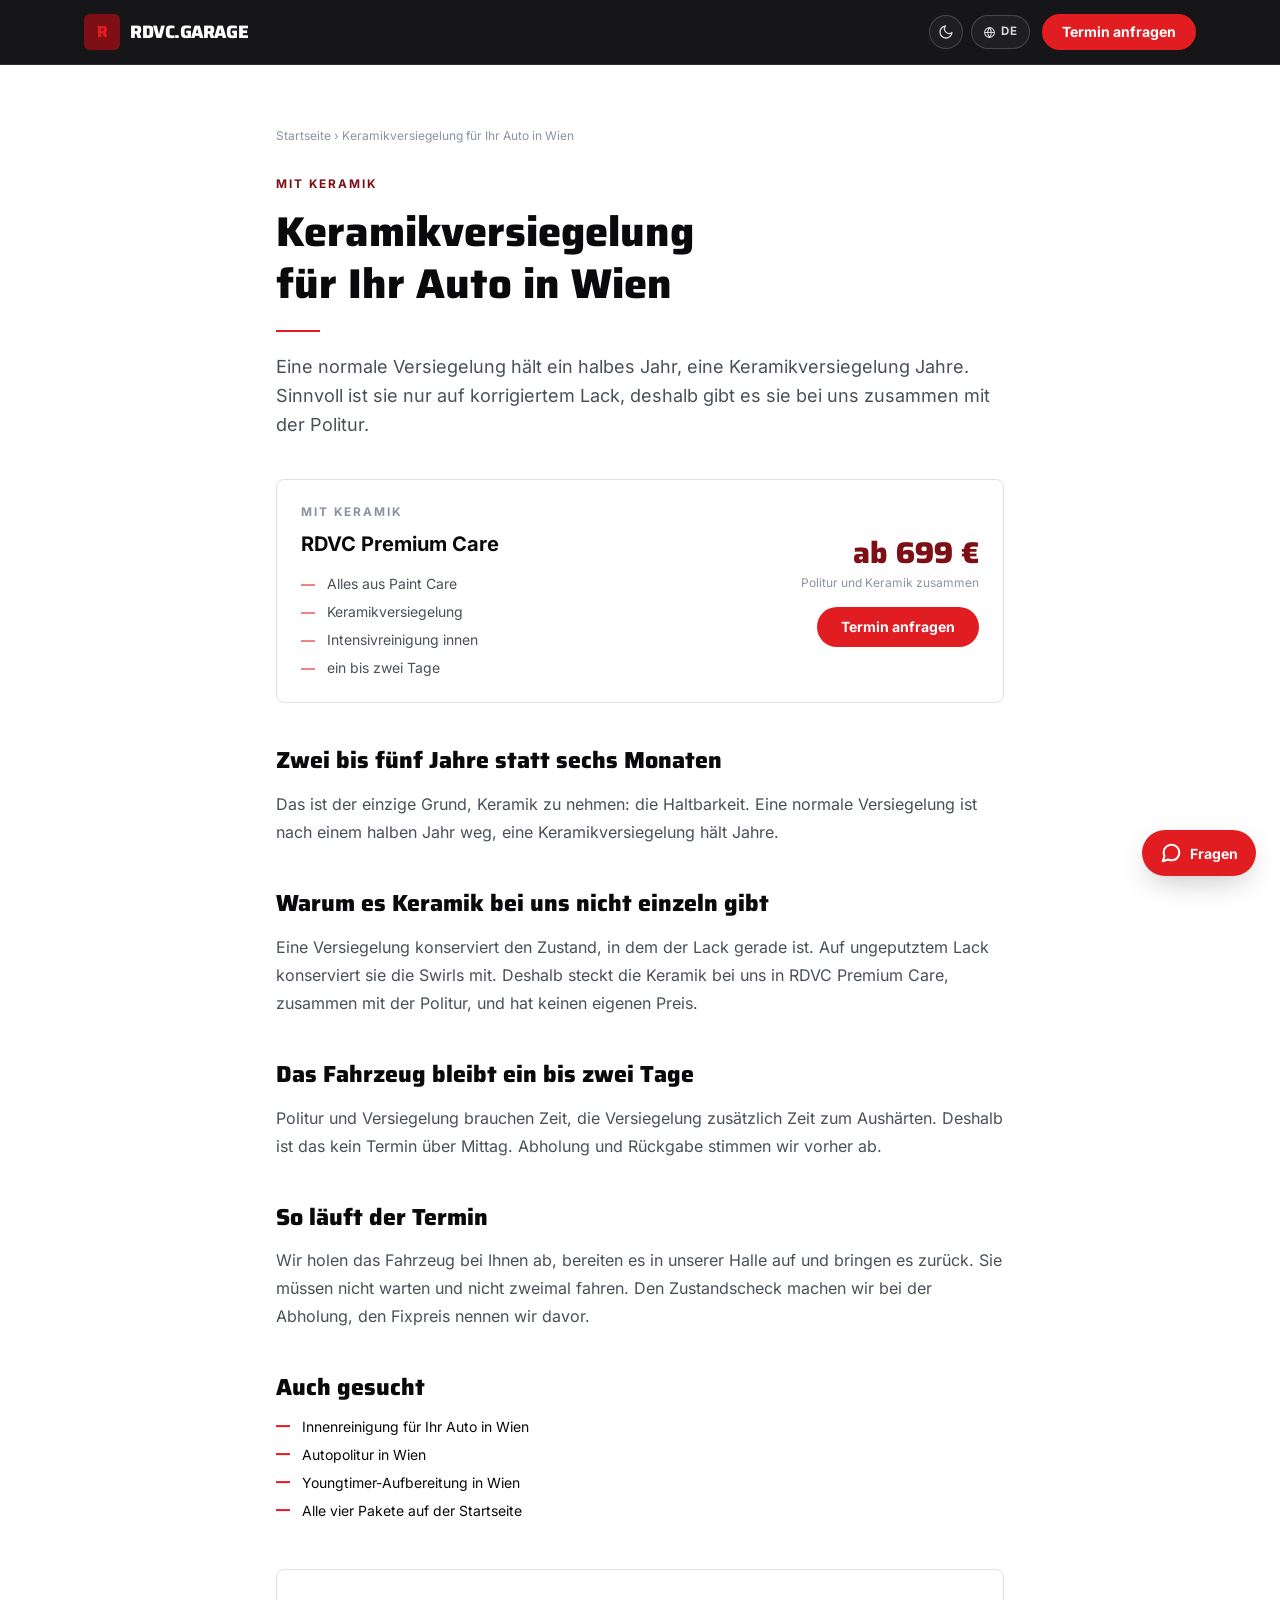
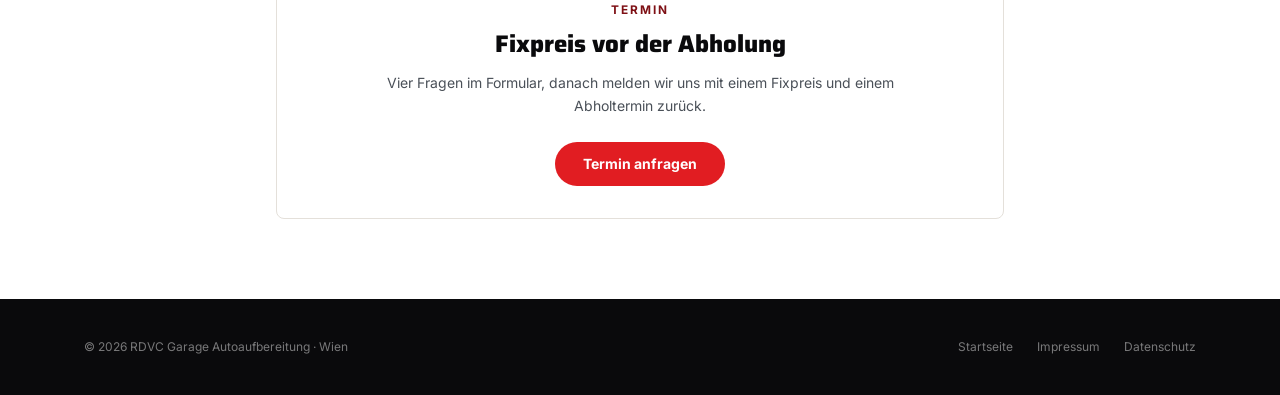
<file: keramikversiegelung-wien.html>
<!DOCTYPE html>
<html lang="de">
<head>
  <meta charset="UTF-8">
  <meta name="viewport" content="width=device-width, initial-scale=1.0">
  <!-- Erzeugt von scripts/baue-leistungsseiten.py — nicht von Hand aendern.
       Inhalt aendern heisst: SEITEN im Skript aendern und neu laufen lassen. -->
  <title>Keramikversiegelung Auto Wien — Schutz über Jahre | RDVC Garage</title>
  <meta name="description" content="Keramikversiegelung für Ihr Auto in Wien, zusammen mit der Politur. Zwei bis fünf Jahre Schutz statt sechs Monaten. Wir holen das Fahrzeug ab und bringen es zurück. Ab 699 €.">
  <meta name="robots" content="index, follow, max-image-preview:large, max-snippet:-1">
  <meta name="theme-color" content="#0A0A0C">
  <link rel="canonical" href="https://rdvcgarage.at/keramikversiegelung-wien.html">
  <meta property="og:type" content="website">
  <meta property="og:url" content="https://rdvcgarage.at/keramikversiegelung-wien.html">
  <meta property="og:site_name" content="RDVC Garage">
  <meta property="og:locale" content="de_AT">
  <meta property="og:title" content="Keramikversiegelung Auto Wien — Schutz über Jahre | RDVC Garage">
  <meta property="og:description" content="Keramikversiegelung für Ihr Auto in Wien, zusammen mit der Politur. Zwei bis fünf Jahre Schutz statt sechs Monaten. Wir holen das Fahrzeug ab und bringen es zurück. Ab 699 €.">
  <meta property="og:image" content="https://rdvcgarage.at/bilder/band-poster.jpg">
  <meta property="og:image:type" content="image/jpeg">
  <meta property="og:image:width" content="1512">
  <meta property="og:image:height" content="648">
  <meta property="og:image:alt" content="Aufbereitetes Fahrzeug bei Nacht vor der Halle von RDVC Garage in Wien">
  <meta name="twitter:card" content="summary_large_image">
  <link rel="icon" type="image/svg+xml" href="favicon.svg">
  <link rel="icon" type="image/png" sizes="96x96" href="favicon-96.png">
  <link rel="icon" type="image/png" sizes="48x48" href="favicon-48.png">
  <link rel="apple-touch-icon" href="apple-touch-icon.png">
  <link rel="stylesheet" href="fonts.css">
  <script src="tailwind.js"></script>
  <link rel="stylesheet" href="site.css">
  <script src="kontakt.js"></script>
  <script src="site.js"></script>
  <script>
    tailwind.config = { theme: { extend: {
      colors: { paper:'#FFFFFF', carbon:'#0A0A0C', ink:'#0A0A0C', linen:'#F5F3F1',
                blood:'#7E1015', red:'#E11D22', steel:'#8C93A0', slate:'#4A5058', line:'#E4E0DA' },
      fontFamily: { head:['Saira','ui-sans-serif','system-ui','sans-serif'], body:['Inter','ui-sans-serif','system-ui','sans-serif'] }
    } } }
  </script>
  <style>
    /* Die Basis-Styles stehen in index.html im <style>-Block und nicht in
       site.css. Deshalb hier die wenigen, die diese Seite braucht — gleiche
       Werte, damit Hell/Dunkel aus site.css darauf greift. */
    body { font-family:'Inter',ui-sans-serif,system-ui,sans-serif; }
    .kicker { font-size:.74rem; letter-spacing:.16em; text-transform:uppercase; font-weight:700; }
    .rule { height:2px; width:44px; background:#E11D22; }
    .card { background:#fff; border:1px solid #E4E0DA; border-radius:.5rem; }
    .btn-red { background:#E11D22; color:#fff; transition:background .2s ease, transform .2s ease; }
    .btn-red:hover { background:#FF3B41; transform:translateY(-1px); }
    .btn-outline { border:1.5px solid #E4E0DA; }
    .price-num { font-family:'Saira',sans-serif; font-variant-numeric:tabular-nums; }
    .li-mark { flex:none; width:14px; height:2px; margin-top:.6rem; background:#E11D22; }
    .svc h2 { font-family:'Saira',sans-serif; font-weight:800; font-size:1.45rem; margin:2.5rem 0 .75rem; }
    .svc p { line-height:1.75; color:var(--tx-mid); margin-bottom:.75rem; }
    .svc a { color:var(--acc-deep); text-decoration:underline; }
    /* Die Verweis-Liste ohne Unterstreichung: vier rot unterstrichene Zeilen
       untereinander lesen sich wie ein Rohgeruest. Stattdessen der feine
       Strich, der auf der Startseite schon die Leistungspunkte markiert. */
    .svc-quer { list-style:none; padding:0; }
    .svc-quer li { display:flex; gap:.75rem; align-items:baseline; }
    .svc-quer li::before { content:""; flex:none; width:14px; height:2px; background:#E11D22; transform:translateY(-.35em); }
    .svc-quer a { color:var(--tx); text-decoration:none; }
    .svc-quer a:hover { color:var(--acc); text-decoration:underline; }
  </style>

  <script type="application/ld+json">
  {
    "@context": "https://schema.org",
    "@graph": [
      {
        "@type": "Service",
        "@id": "https://rdvcgarage.at/keramikversiegelung-wien.html#leistung",
        "name": "Keramikversiegelung für Ihr Auto in Wien",
        "serviceType": "Keramikversiegelung Auto",
        "description": "Keramikversiegelung für Ihr Auto in Wien, zusammen mit der Politur. Zwei bis fünf Jahre Schutz statt sechs Monaten. Wir holen das Fahrzeug ab und bringen es zurück. Ab 699 €.",
        "provider": { "@id": "https://rdvcgarage.at/#betrieb" },
        "areaServed": { "@type": "City", "name": "Wien", "sameAs": "https://www.wikidata.org/wiki/Q1741" },
        "url": "https://rdvcgarage.at/keramikversiegelung-wien.html",
        "offers": {
          "@type": "Offer",
          "name": "RDVC Premium Care",
          "url": "https://rdvcgarage.at/keramikversiegelung-wien.html",
          "priceSpecification": {
            "@type": "PriceSpecification",
            "minPrice": 699,
            "priceCurrency": "EUR",
            "valueAddedTaxIncluded": true
          }
        }
      },
      {
        "@type": "BreadcrumbList",
        "itemListElement": [
          { "@type": "ListItem", "position": 1, "name": "Startseite", "item": "https://rdvcgarage.at/" },
          { "@type": "ListItem", "position": 2, "name": "Keramikversiegelung für Ihr Auto in Wien", "item": "https://rdvcgarage.at/keramikversiegelung-wien.html" }
        ]
      }
    ]
  }
  </script>
</head>
<body class="bg-paper antialiased">

<header class="fixed top-0 inset-x-0 z-50 bg-carbon/95 backdrop-blur border-b border-white/10">
  <div class="max-w-6xl mx-auto px-5 h-16 flex items-center justify-between gap-4">
    <a href="index.html" class="flex items-center gap-2.5" aria-label="RDVC Garage Startseite">
      <span class="grid place-items-center h-9 w-9 rounded-md" style="background:#7E1015;color:#E11D22;font-family:Saira,sans-serif;font-weight:800">R</span>
      <span class="font-head font-extrabold tracking-tight text-lg text-white">RDVC.GARAGE</span>
    </a>
    <div class="flex items-center gap-3">
      <div class="flex items-center gap-2" data-nt>
        <button id="themeBtn" type="button" class="hdr-btn"><svg class="ico-moon" width="16" height="16" viewBox="0 0 24 24" fill="none" stroke="currentColor" stroke-width="2" stroke-linecap="round" stroke-linejoin="round" aria-hidden="true"><path d="M21 12.8A9 9 0 1 1 11.2 3a7 7 0 0 0 9.8 9.8Z"/></svg><svg class="ico-sun" width="16" height="16" viewBox="0 0 24 24" fill="none" stroke="currentColor" stroke-width="2" stroke-linecap="round" stroke-linejoin="round" aria-hidden="true"><circle cx="12" cy="12" r="4"/><path d="M12 2v2M12 20v2M4.9 4.9l1.4 1.4M17.7 17.7l1.4 1.4M2 12h2M20 12h2M4.9 19.1l1.4-1.4M17.7 6.3l1.4-1.4"/></svg></button>
        <button id="langBtn" type="button" class="hdr-btn"><svg width="13" height="13" viewBox="0 0 24 24" fill="none" stroke="currentColor" stroke-width="2" aria-hidden="true"><circle cx="12" cy="12" r="9"/><path d="M3 12h18M12 3a15 15 0 0 1 0 18 15 15 0 0 1 0-18"/></svg><span class="lang-code">DE</span></button>
      </div>
      <a href="index.html#buchen" class="btn-red hidden sm:block rounded-full px-5 py-2 text-sm font-bold">Termin anfragen</a>
    </div>
  </div>
</header>

<main class="pt-28 md:pt-32 pb-20">
  <div class="max-w-3xl mx-auto px-5">

    <nav aria-label="Breadcrumb" class="text-xs text-steel">
      <a href="index.html" class="hover:text-ink">Startseite</a>
      <span aria-hidden="true"> › </span>
      <span>Keramikversiegelung für Ihr Auto in Wien</span>
    </nav>

    <p class="kicker text-blood mt-8">Mit Keramik</p>
    <h1 class="mt-3 font-head font-extrabold text-3xl md:text-[2.6rem] leading-tight">Keramikversiegelung für Ihr Auto in Wien</h1>
    <div class="rule mt-5"></div>
    <p class="mt-5 text-lg text-slate leading-relaxed">Eine normale Versiegelung hält ein halbes Jahr, eine Keramikversiegelung Jahre. Sinnvoll ist sie nur auf korrigiertem Lack, deshalb gibt es sie bei uns zusammen mit der Politur.</p>

    <div class="card p-6 mt-10 flex flex-col sm:flex-row sm:items-center gap-6">
      <div class="flex-1">
        <p class="kicker text-steel">Mit Keramik</p>
        <h2 class="mt-2 text-xl font-extrabold" style="margin:.5rem 0 0">RDVC Premium Care</h2>
        <ul class="mt-4 space-y-2 text-sm text-slate">
          <li class="flex gap-3"><span class="li-mark"></span>Alles aus Paint Care</li>
          <li class="flex gap-3"><span class="li-mark"></span>Keramikversiegelung</li>
          <li class="flex gap-3"><span class="li-mark"></span>Intensivreinigung innen</li>
          <li class="flex gap-3"><span class="li-mark"></span>ein bis zwei Tage</li>
        </ul>
      </div>
      <div class="sm:text-right shrink-0">
        <p class="price-num text-3xl font-extrabold text-blood">ab 699 €</p>
        <p class="mt-1 text-xs text-steel">Politur und Keramik zusammen</p>
        <a href="index.html#buchen" class="btn-red mt-4 inline-block rounded-full px-6 py-2.5 text-sm font-bold">Termin anfragen</a>
      </div>
    </div>

    <div class="svc">
      <h2>Zwei bis fünf Jahre statt sechs Monaten</h2>
      <p>Das ist der einzige Grund, Keramik zu nehmen: die Haltbarkeit. Eine normale Versiegelung ist nach einem halben Jahr weg, eine Keramikversiegelung hält Jahre.</p>
      <h2>Warum es Keramik bei uns nicht einzeln gibt</h2>
      <p>Eine Versiegelung konserviert den Zustand, in dem der Lack gerade ist. Auf ungeputztem Lack konserviert sie die Swirls mit. Deshalb steckt die Keramik bei uns in RDVC Premium Care, zusammen mit der Politur, und hat keinen eigenen Preis.</p>
      <h2>Das Fahrzeug bleibt ein bis zwei Tage</h2>
      <p>Politur und Versiegelung brauchen Zeit, die Versiegelung zusätzlich Zeit zum Aushärten. Deshalb ist das kein Termin über Mittag. Abholung und Rückgabe stimmen wir vorher ab.</p>

      <h2>So läuft der Termin</h2>
      <p>
        Wir holen das Fahrzeug bei Ihnen ab, bereiten es in unserer Halle auf und
        bringen es zurück. Sie müssen nicht warten und nicht zweimal fahren.
        Den Zustandscheck machen wir bei der Abholung, den Fixpreis nennen wir
        davor.
      </p>

      <h2>Auch gesucht</h2>
      <!-- Als Liste und nicht als Satz: bei Links mitten im Satz zerfaellt der
           Text in Bruchstuecke wie ". Den Ueberblick ueber alle vier Pakete
           gibt die", und jedes Bruchstueck braeuchte einen eigenen Eintrag im
           EN-Woerterbuch. pruefe-umschalter.mjs hat genau das gemeldet. In der
           Liste ist jeder Textknoten ein vollstaendiger Linktext. -->
      <ul class="svc-quer mt-3 space-y-2 text-sm">
        <li><a href="innenreinigung-auto-wien.html">Innenreinigung für Ihr Auto in Wien</a></li>
        <li><a href="autopolitur-wien.html">Autopolitur in Wien</a></li>
        <li><a href="youngtimer-aufbereitung-wien.html">Youngtimer-Aufbereitung in Wien</a></li>
        <li><a href="index.html#pakete">Alle vier Pakete auf der Startseite</a></li>
      </ul>
    </div>

    <div class="card p-6 md:p-8 mt-12 text-center">
      <p class="kicker text-blood">Termin</p>
      <h2 class="mt-2 font-head font-extrabold text-2xl">Fixpreis vor der Abholung</h2>
      <p class="mt-3 text-sm text-slate max-w-lg mx-auto leading-relaxed">
        Vier Fragen im Formular, danach melden wir uns mit einem Fixpreis und
        einem Abholtermin zurück.
      </p>
      <a href="index.html#buchen" class="btn-red mt-6 inline-block rounded-full px-7 py-3 text-sm font-bold">Termin anfragen</a>
    </div>

  </div>
</main>

<footer class="bg-ink text-white py-10">
  <div class="max-w-6xl mx-auto px-5 flex flex-col md:flex-row items-center justify-between gap-4 text-xs text-white/45">
    <p>© 2026 RDVC Garage Autoaufbereitung · Wien</p>
    <div class="flex gap-6">
      <a href="index.html" class="hover:text-white">Startseite</a>
      <a href="impressum.html" class="hover:text-white">Impressum</a>
      <a href="datenschutz.html" class="hover:text-white">Datenschutz</a>
    </div>
  </div>
</footer>
<script src="bot.js"></script>

</body>
</html>
</file>
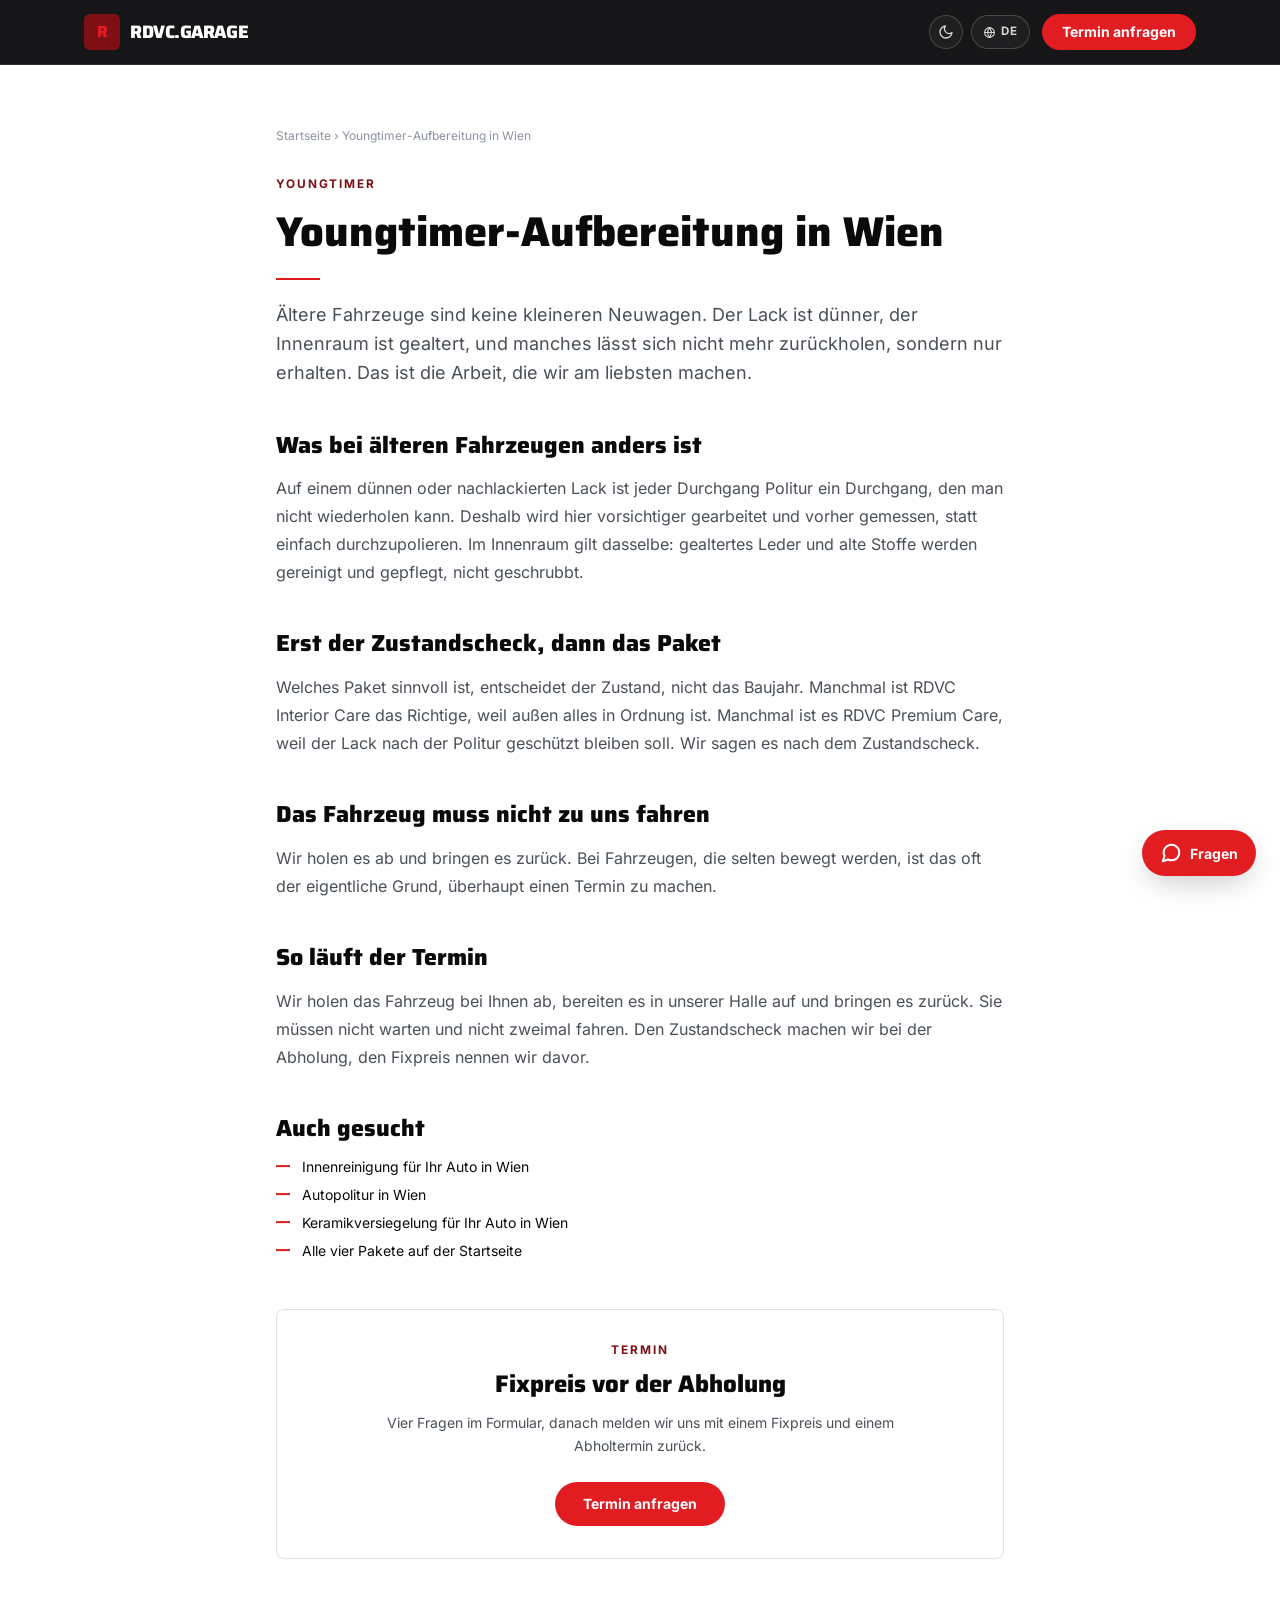
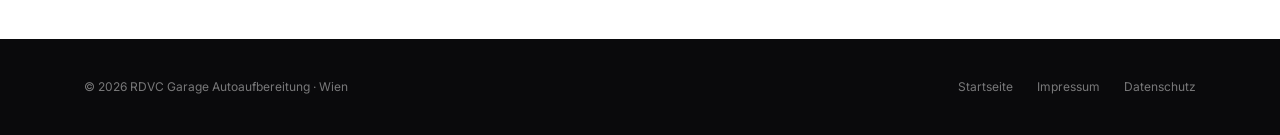
<file: youngtimer-aufbereitung-wien.html>
<!DOCTYPE html>
<html lang="de">
<head>
  <meta charset="UTF-8">
  <meta name="viewport" content="width=device-width, initial-scale=1.0">
  <!-- Erzeugt von scripts/baue-leistungsseiten.py — nicht von Hand aendern.
       Inhalt aendern heisst: SEITEN im Skript aendern und neu laufen lassen. -->
  <title>Youngtimer Aufbereitung Wien — Aufbereitung für Klassiker | RDVC Garage</title>
  <meta name="description" content="Youngtimer- und Oldtimer-Aufbereitung in Wien. Ältere Lacke und gealterte Innenräume brauchen eine andere Hand als ein Neuwagen. Wir holen das Fahrzeug ab und bringen es zurück.">
  <meta name="robots" content="index, follow, max-image-preview:large, max-snippet:-1">
  <meta name="theme-color" content="#0A0A0C">
  <link rel="canonical" href="https://rdvcgarage.at/youngtimer-aufbereitung-wien.html">
  <meta property="og:type" content="website">
  <meta property="og:url" content="https://rdvcgarage.at/youngtimer-aufbereitung-wien.html">
  <meta property="og:site_name" content="RDVC Garage">
  <meta property="og:locale" content="de_AT">
  <meta property="og:title" content="Youngtimer Aufbereitung Wien — Aufbereitung für Klassiker | RDVC Garage">
  <meta property="og:description" content="Youngtimer- und Oldtimer-Aufbereitung in Wien. Ältere Lacke und gealterte Innenräume brauchen eine andere Hand als ein Neuwagen. Wir holen das Fahrzeug ab und bringen es zurück.">
  <meta property="og:image" content="https://rdvcgarage.at/bilder/band-poster.jpg">
  <meta property="og:image:type" content="image/jpeg">
  <meta property="og:image:width" content="1512">
  <meta property="og:image:height" content="648">
  <meta property="og:image:alt" content="Aufbereitetes Fahrzeug bei Nacht vor der Halle von RDVC Garage in Wien">
  <meta name="twitter:card" content="summary_large_image">
  <link rel="icon" type="image/svg+xml" href="favicon.svg">
  <link rel="icon" type="image/png" sizes="96x96" href="favicon-96.png">
  <link rel="icon" type="image/png" sizes="48x48" href="favicon-48.png">
  <link rel="apple-touch-icon" href="apple-touch-icon.png">
  <link rel="stylesheet" href="fonts.css">
  <script src="tailwind.js"></script>
  <link rel="stylesheet" href="site.css">
  <script src="kontakt.js"></script>
  <script src="site.js"></script>
  <script>
    tailwind.config = { theme: { extend: {
      colors: { paper:'#FFFFFF', carbon:'#0A0A0C', ink:'#0A0A0C', linen:'#F5F3F1',
                blood:'#7E1015', red:'#E11D22', steel:'#8C93A0', slate:'#4A5058', line:'#E4E0DA' },
      fontFamily: { head:['Saira','ui-sans-serif','system-ui','sans-serif'], body:['Inter','ui-sans-serif','system-ui','sans-serif'] }
    } } }
  </script>
  <style>
    /* Die Basis-Styles stehen in index.html im <style>-Block und nicht in
       site.css. Deshalb hier die wenigen, die diese Seite braucht — gleiche
       Werte, damit Hell/Dunkel aus site.css darauf greift. */
    body { font-family:'Inter',ui-sans-serif,system-ui,sans-serif; }
    .kicker { font-size:.74rem; letter-spacing:.16em; text-transform:uppercase; font-weight:700; }
    .rule { height:2px; width:44px; background:#E11D22; }
    .card { background:#fff; border:1px solid #E4E0DA; border-radius:.5rem; }
    .btn-red { background:#E11D22; color:#fff; transition:background .2s ease, transform .2s ease; }
    .btn-red:hover { background:#FF3B41; transform:translateY(-1px); }
    .btn-outline { border:1.5px solid #E4E0DA; }
    .price-num { font-family:'Saira',sans-serif; font-variant-numeric:tabular-nums; }
    .li-mark { flex:none; width:14px; height:2px; margin-top:.6rem; background:#E11D22; }
    .svc h2 { font-family:'Saira',sans-serif; font-weight:800; font-size:1.45rem; margin:2.5rem 0 .75rem; }
    .svc p { line-height:1.75; color:var(--tx-mid); margin-bottom:.75rem; }
    .svc a { color:var(--acc-deep); text-decoration:underline; }
    /* Die Verweis-Liste ohne Unterstreichung: vier rot unterstrichene Zeilen
       untereinander lesen sich wie ein Rohgeruest. Stattdessen der feine
       Strich, der auf der Startseite schon die Leistungspunkte markiert. */
    .svc-quer { list-style:none; padding:0; }
    .svc-quer li { display:flex; gap:.75rem; align-items:baseline; }
    .svc-quer li::before { content:""; flex:none; width:14px; height:2px; background:#E11D22; transform:translateY(-.35em); }
    .svc-quer a { color:var(--tx); text-decoration:none; }
    .svc-quer a:hover { color:var(--acc); text-decoration:underline; }
  </style>

  <script type="application/ld+json">
  {
    "@context": "https://schema.org",
    "@graph": [
      {
        "@type": "Service",
        "@id": "https://rdvcgarage.at/youngtimer-aufbereitung-wien.html#leistung",
        "name": "Youngtimer-Aufbereitung in Wien",
        "serviceType": "Youngtimer Aufbereitung",
        "description": "Youngtimer- und Oldtimer-Aufbereitung in Wien. Ältere Lacke und gealterte Innenräume brauchen eine andere Hand als ein Neuwagen. Wir holen das Fahrzeug ab und bringen es zurück.",
        "provider": { "@id": "https://rdvcgarage.at/#betrieb" },
        "areaServed": { "@type": "City", "name": "Wien", "sameAs": "https://www.wikidata.org/wiki/Q1741" },
        "url": "https://rdvcgarage.at/youngtimer-aufbereitung-wien.html"
      },
      {
        "@type": "BreadcrumbList",
        "itemListElement": [
          { "@type": "ListItem", "position": 1, "name": "Startseite", "item": "https://rdvcgarage.at/" },
          { "@type": "ListItem", "position": 2, "name": "Youngtimer-Aufbereitung in Wien", "item": "https://rdvcgarage.at/youngtimer-aufbereitung-wien.html" }
        ]
      }
    ]
  }
  </script>
</head>
<body class="bg-paper antialiased">

<header class="fixed top-0 inset-x-0 z-50 bg-carbon/95 backdrop-blur border-b border-white/10">
  <div class="max-w-6xl mx-auto px-5 h-16 flex items-center justify-between gap-4">
    <a href="index.html" class="flex items-center gap-2.5" aria-label="RDVC Garage Startseite">
      <span class="grid place-items-center h-9 w-9 rounded-md" style="background:#7E1015;color:#E11D22;font-family:Saira,sans-serif;font-weight:800">R</span>
      <span class="font-head font-extrabold tracking-tight text-lg text-white">RDVC.GARAGE</span>
    </a>
    <div class="flex items-center gap-3">
      <div class="flex items-center gap-2" data-nt>
        <button id="themeBtn" type="button" class="hdr-btn"><svg class="ico-moon" width="16" height="16" viewBox="0 0 24 24" fill="none" stroke="currentColor" stroke-width="2" stroke-linecap="round" stroke-linejoin="round" aria-hidden="true"><path d="M21 12.8A9 9 0 1 1 11.2 3a7 7 0 0 0 9.8 9.8Z"/></svg><svg class="ico-sun" width="16" height="16" viewBox="0 0 24 24" fill="none" stroke="currentColor" stroke-width="2" stroke-linecap="round" stroke-linejoin="round" aria-hidden="true"><circle cx="12" cy="12" r="4"/><path d="M12 2v2M12 20v2M4.9 4.9l1.4 1.4M17.7 17.7l1.4 1.4M2 12h2M20 12h2M4.9 19.1l1.4-1.4M17.7 6.3l1.4-1.4"/></svg></button>
        <button id="langBtn" type="button" class="hdr-btn"><svg width="13" height="13" viewBox="0 0 24 24" fill="none" stroke="currentColor" stroke-width="2" aria-hidden="true"><circle cx="12" cy="12" r="9"/><path d="M3 12h18M12 3a15 15 0 0 1 0 18 15 15 0 0 1 0-18"/></svg><span class="lang-code">DE</span></button>
      </div>
      <a href="index.html#buchen" class="btn-red hidden sm:block rounded-full px-5 py-2 text-sm font-bold">Termin anfragen</a>
    </div>
  </div>
</header>

<main class="pt-28 md:pt-32 pb-20">
  <div class="max-w-3xl mx-auto px-5">

    <nav aria-label="Breadcrumb" class="text-xs text-steel">
      <a href="index.html" class="hover:text-ink">Startseite</a>
      <span aria-hidden="true"> › </span>
      <span>Youngtimer-Aufbereitung in Wien</span>
    </nav>

    <p class="kicker text-blood mt-8">Youngtimer</p>
    <h1 class="mt-3 font-head font-extrabold text-3xl md:text-[2.6rem] leading-tight">Youngtimer-Aufbereitung in Wien</h1>
    <div class="rule mt-5"></div>
    <p class="mt-5 text-lg text-slate leading-relaxed">Ältere Fahrzeuge sind keine kleineren Neuwagen. Der Lack ist dünner, der Innenraum ist gealtert, und manches lässt sich nicht mehr zurückholen, sondern nur erhalten. Das ist die Arbeit, die wir am liebsten machen.</p>

    <div class="svc">
      <h2>Was bei älteren Fahrzeugen anders ist</h2>
      <p>Auf einem dünnen oder nachlackierten Lack ist jeder Durchgang Politur ein Durchgang, den man nicht wiederholen kann. Deshalb wird hier vorsichtiger gearbeitet und vorher gemessen, statt einfach durchzupolieren. Im Innenraum gilt dasselbe: gealtertes Leder und alte Stoffe werden gereinigt und gepflegt, nicht geschrubbt.</p>
      <h2>Erst der Zustandscheck, dann das Paket</h2>
      <p>Welches Paket sinnvoll ist, entscheidet der Zustand, nicht das Baujahr. Manchmal ist RDVC Interior Care das Richtige, weil außen alles in Ordnung ist. Manchmal ist es RDVC Premium Care, weil der Lack nach der Politur geschützt bleiben soll. Wir sagen es nach dem Zustandscheck.</p>
      <h2>Das Fahrzeug muss nicht zu uns fahren</h2>
      <p>Wir holen es ab und bringen es zurück. Bei Fahrzeugen, die selten bewegt werden, ist das oft der eigentliche Grund, überhaupt einen Termin zu machen.</p>

      <h2>So läuft der Termin</h2>
      <p>
        Wir holen das Fahrzeug bei Ihnen ab, bereiten es in unserer Halle auf und
        bringen es zurück. Sie müssen nicht warten und nicht zweimal fahren.
        Den Zustandscheck machen wir bei der Abholung, den Fixpreis nennen wir
        davor.
      </p>

      <h2>Auch gesucht</h2>
      <!-- Als Liste und nicht als Satz: bei Links mitten im Satz zerfaellt der
           Text in Bruchstuecke wie ". Den Ueberblick ueber alle vier Pakete
           gibt die", und jedes Bruchstueck braeuchte einen eigenen Eintrag im
           EN-Woerterbuch. pruefe-umschalter.mjs hat genau das gemeldet. In der
           Liste ist jeder Textknoten ein vollstaendiger Linktext. -->
      <ul class="svc-quer mt-3 space-y-2 text-sm">
        <li><a href="innenreinigung-auto-wien.html">Innenreinigung für Ihr Auto in Wien</a></li>
        <li><a href="autopolitur-wien.html">Autopolitur in Wien</a></li>
        <li><a href="keramikversiegelung-wien.html">Keramikversiegelung für Ihr Auto in Wien</a></li>
        <li><a href="index.html#pakete">Alle vier Pakete auf der Startseite</a></li>
      </ul>
    </div>

    <div class="card p-6 md:p-8 mt-12 text-center">
      <p class="kicker text-blood">Termin</p>
      <h2 class="mt-2 font-head font-extrabold text-2xl">Fixpreis vor der Abholung</h2>
      <p class="mt-3 text-sm text-slate max-w-lg mx-auto leading-relaxed">
        Vier Fragen im Formular, danach melden wir uns mit einem Fixpreis und
        einem Abholtermin zurück.
      </p>
      <a href="index.html#buchen" class="btn-red mt-6 inline-block rounded-full px-7 py-3 text-sm font-bold">Termin anfragen</a>
    </div>

  </div>
</main>

<footer class="bg-ink text-white py-10">
  <div class="max-w-6xl mx-auto px-5 flex flex-col md:flex-row items-center justify-between gap-4 text-xs text-white/45">
    <p>© 2026 RDVC Garage Autoaufbereitung · Wien</p>
    <div class="flex gap-6">
      <a href="index.html" class="hover:text-white">Startseite</a>
      <a href="impressum.html" class="hover:text-white">Impressum</a>
      <a href="datenschutz.html" class="hover:text-white">Datenschutz</a>
    </div>
  </div>
</footer>
<script src="bot.js"></script>

</body>
</html>
</file>
<file: fonts.css>
/* RDVC Garage — Self-hosted Fonts (DSGVO: keine Google-CDN-Calls) */

@font-face {
  font-family: 'Saira';
  font-style: normal;
  font-weight: 600;
  font-display: swap;
  src: url('fonts/saira-600-normal-latin-ext.woff2') format('woff2');
  unicode-range: U+0100-02BA, U+02BD-02C5, U+02C7-02CC, U+02CE-02D7, U+02DD-02FF, U+0304, U+0308, U+0329, U+1D00-1DBF, U+1E00-1E9F, U+1EF2-1EFF, U+2020, U+20A0-20AB, U+20AD-20C0, U+2113, U+2C60-2C7F, U+A720-A7FF;
}
@font-face {
  font-family: 'Saira';
  font-style: normal;
  font-weight: 600;
  font-display: swap;
  src: url('fonts/saira-600-normal-latin.woff2') format('woff2');
  unicode-range: U+0000-00FF, U+0131, U+0152-0153, U+02BB-02BC, U+02C6, U+02DA, U+02DC, U+0304, U+0308, U+0329, U+2000-206F, U+20AC, U+2122, U+2191, U+2193, U+2212, U+2215, U+FEFF, U+FFFD;
}
@font-face {
  font-family: 'Saira';
  font-style: normal;
  font-weight: 700;
  font-display: swap;
  src: url('fonts/saira-700-normal-latin-ext.woff2') format('woff2');
  unicode-range: U+0100-02BA, U+02BD-02C5, U+02C7-02CC, U+02CE-02D7, U+02DD-02FF, U+0304, U+0308, U+0329, U+1D00-1DBF, U+1E00-1E9F, U+1EF2-1EFF, U+2020, U+20A0-20AB, U+20AD-20C0, U+2113, U+2C60-2C7F, U+A720-A7FF;
}
@font-face {
  font-family: 'Saira';
  font-style: normal;
  font-weight: 700;
  font-display: swap;
  src: url('fonts/saira-700-normal-latin.woff2') format('woff2');
  unicode-range: U+0000-00FF, U+0131, U+0152-0153, U+02BB-02BC, U+02C6, U+02DA, U+02DC, U+0304, U+0308, U+0329, U+2000-206F, U+20AC, U+2122, U+2191, U+2193, U+2212, U+2215, U+FEFF, U+FFFD;
}
@font-face {
  font-family: 'Saira';
  font-style: normal;
  font-weight: 800;
  font-display: swap;
  src: url('fonts/saira-800-normal-latin-ext.woff2') format('woff2');
  unicode-range: U+0100-02BA, U+02BD-02C5, U+02C7-02CC, U+02CE-02D7, U+02DD-02FF, U+0304, U+0308, U+0329, U+1D00-1DBF, U+1E00-1E9F, U+1EF2-1EFF, U+2020, U+20A0-20AB, U+20AD-20C0, U+2113, U+2C60-2C7F, U+A720-A7FF;
}
@font-face {
  font-family: 'Saira';
  font-style: normal;
  font-weight: 800;
  font-display: swap;
  src: url('fonts/saira-800-normal-latin.woff2') format('woff2');
  unicode-range: U+0000-00FF, U+0131, U+0152-0153, U+02BB-02BC, U+02C6, U+02DA, U+02DC, U+0304, U+0308, U+0329, U+2000-206F, U+20AC, U+2122, U+2191, U+2193, U+2212, U+2215, U+FEFF, U+FFFD;
}
@font-face {
  font-family: 'Inter';
  font-style: normal;
  font-weight: 400;
  font-display: swap;
  src: url('fonts/inter-400-normal-latin-ext.woff2') format('woff2');
  unicode-range: U+0100-02BA, U+02BD-02C5, U+02C7-02CC, U+02CE-02D7, U+02DD-02FF, U+0304, U+0308, U+0329, U+1D00-1DBF, U+1E00-1E9F, U+1EF2-1EFF, U+2020, U+20A0-20AB, U+20AD-20C0, U+2113, U+2C60-2C7F, U+A720-A7FF;
}
@font-face {
  font-family: 'Inter';
  font-style: normal;
  font-weight: 400;
  font-display: swap;
  src: url('fonts/inter-400-normal-latin.woff2') format('woff2');
  unicode-range: U+0000-00FF, U+0131, U+0152-0153, U+02BB-02BC, U+02C6, U+02DA, U+02DC, U+0304, U+0308, U+0329, U+2000-206F, U+20AC, U+2122, U+2191, U+2193, U+2212, U+2215, U+FEFF, U+FFFD;
}
@font-face {
  font-family: 'Inter';
  font-style: normal;
  font-weight: 500;
  font-display: swap;
  src: url('fonts/inter-500-normal-latin-ext.woff2') format('woff2');
  unicode-range: U+0100-02BA, U+02BD-02C5, U+02C7-02CC, U+02CE-02D7, U+02DD-02FF, U+0304, U+0308, U+0329, U+1D00-1DBF, U+1E00-1E9F, U+1EF2-1EFF, U+2020, U+20A0-20AB, U+20AD-20C0, U+2113, U+2C60-2C7F, U+A720-A7FF;
}
@font-face {
  font-family: 'Inter';
  font-style: normal;
  font-weight: 500;
  font-display: swap;
  src: url('fonts/inter-500-normal-latin.woff2') format('woff2');
  unicode-range: U+0000-00FF, U+0131, U+0152-0153, U+02BB-02BC, U+02C6, U+02DA, U+02DC, U+0304, U+0308, U+0329, U+2000-206F, U+20AC, U+2122, U+2191, U+2193, U+2212, U+2215, U+FEFF, U+FFFD;
}
@font-face {
  font-family: 'Inter';
  font-style: normal;
  font-weight: 600;
  font-display: swap;
  src: url('fonts/inter-600-normal-latin-ext.woff2') format('woff2');
  unicode-range: U+0100-02BA, U+02BD-02C5, U+02C7-02CC, U+02CE-02D7, U+02DD-02FF, U+0304, U+0308, U+0329, U+1D00-1DBF, U+1E00-1E9F, U+1EF2-1EFF, U+2020, U+20A0-20AB, U+20AD-20C0, U+2113, U+2C60-2C7F, U+A720-A7FF;
}
@font-face {
  font-family: 'Inter';
  font-style: normal;
  font-weight: 600;
  font-display: swap;
  src: url('fonts/inter-600-normal-latin.woff2') format('woff2');
  unicode-range: U+0000-00FF, U+0131, U+0152-0153, U+02BB-02BC, U+02C6, U+02DA, U+02DC, U+0304, U+0308, U+0329, U+2000-206F, U+20AC, U+2122, U+2191, U+2193, U+2212, U+2215, U+FEFF, U+FFFD;
}
@font-face {
  font-family: 'Inter';
  font-style: normal;
  font-weight: 700;
  font-display: swap;
  src: url('fonts/inter-700-normal-latin-ext.woff2') format('woff2');
  unicode-range: U+0100-02BA, U+02BD-02C5, U+02C7-02CC, U+02CE-02D7, U+02DD-02FF, U+0304, U+0308, U+0329, U+1D00-1DBF, U+1E00-1E9F, U+1EF2-1EFF, U+2020, U+20A0-20AB, U+20AD-20C0, U+2113, U+2C60-2C7F, U+A720-A7FF;
}
@font-face {
  font-family: 'Inter';
  font-style: normal;
  font-weight: 700;
  font-display: swap;
  src: url('fonts/inter-700-normal-latin.woff2') format('woff2');
  unicode-range: U+0000-00FF, U+0131, U+0152-0153, U+02BB-02BC, U+02C6, U+02DA, U+02DC, U+0304, U+0308, U+0329, U+2000-206F, U+20AC, U+2122, U+2191, U+2193, U+2212, U+2215, U+FEFF, U+FFFD;
}
</file>
<file: site.css>
/* ═══════════════════════════════════════════════════════════════════════════
   site.css — Farbwelt fuer Hell und Dunkel, plus die beiden Umschalter.

   Prinzip: jede Farbe, die sich zwischen den Modi aendert, steht als Variable
   auf :root. Der dunkle Modus setzt nur diese Variablen neu, die Regeln
   darunter bleiben unveraendert. Wer eine Farbe aendern will, aendert sie an
   genau einer Stelle.

   Das !important ist Absicht: Tailwind haengt sein Stylesheet zur Laufzeit
   hinter dieses hier, sonst gewaenne bei gleicher Spezifitaet Tailwind.
   ═══════════════════════════════════════════════════════════════════════════ */

:root {
  --pg:       #FFFFFF;   /* Seitengrund                        */
  --pg2:      #F5F3F1;   /* abgesetzte Baender (Leinen)        */
  --card:     #FFFFFF;   /* Karten                             */
  --tx:       #0A0A0C;   /* Fliesstext, Ueberschriften         */
  --tx-mid:   #4A5058;   /* zweite Ebene                       */
  --tx-soft:  #8C93A0;   /* dritte Ebene, Beschriftungen       */
  --brd:      #E4E0DA;   /* Linien und Rahmen                  */
  --acc:      #E11D22;   /* Signalrot, in beiden Modi gleich   */
  --acc-deep: #7E1015;   /* dunkles Rot auf hellem Grund       */
  --sel:      #FDF1F1;   /* gewaehlte Formularkachel           */
  --tbd-bg:   #FBF3E2;   /* Platzhalter-Markierung             */
  --tbd-tx:   #7A5E1E;
  --shadow:   rgba(10,10,12,.28);
}

html.dark {
  --pg:       #08080A;
  --pg2:      #0E0F12;
  --card:     #141418;
  --tx:       #F2F3F5;
  --tx-mid:   #A7ADB8;
  --tx-soft:  #7C838E;
  --brd:      rgba(255,255,255,.11);
  --acc:      #E11D22;
  --acc-deep: #FF4A50;   /* #7E1015 waere auf Schwarz unlesbar */
  --sel:      rgba(225,29,34,.13);
  --tbd-bg:   rgba(225,29,34,.10);
  --tbd-tx:   #E2B879;
  --shadow:   rgba(0,0,0,.6);
}

/* ── Grundflaechen ───────────────────────────────────────────────────────── */
body                { background-color: var(--pg) !important; color: var(--tx) !important; }
.bg-paper           { background-color: var(--pg)  !important; }
.bg-linen           { background-color: var(--pg2) !important; }

/* ── Schrift-Ebenen ──────────────────────────────────────────────────────── */
.text-slate         { color: var(--tx-mid)   !important; }
.text-steel         { color: var(--tx-soft)  !important; }
.text-blood         { color: var(--acc-deep) !important; }
.text-ink,
.hover\:text-ink:hover { color: var(--tx) !important; }

/* ── Linien ──────────────────────────────────────────────────────────────── */
.border-line        { border-color: var(--brd) !important; }
.focus\:border-blood:focus { border-color: var(--acc-deep) !important; }

/* ── Bauteile ────────────────────────────────────────────────────────────── */
.card               { background: var(--card) !important; border-color: var(--brd) !important; }
.card-hover:hover   { box-shadow: 0 22px 44px -20px var(--shadow) !important; }
.card-featured      { border-color: var(--acc-deep) !important;
                      box-shadow: 0 0 0 1px var(--acc-deep) inset !important; }
.btn-outline        { border: 1.5px solid var(--brd) !important; }
.btn-outline:hover  { border-color: var(--acc) !important; }
.opt-btn            { border-color: var(--brd) !important; }
.opt-btn:hover      { border-color: var(--acc) !important; }
.opt-btn.selected   { border-color: var(--acc-deep) !important; background: var(--sel) !important;
                      box-shadow: 0 0 0 1px var(--acc-deep) inset !important; }
.step-dot           { background: var(--brd) !important; }
.step-dot.active    { background: var(--acc-deep) !important; }
.tbd                { background: var(--tbd-bg) !important; color: var(--tbd-tx) !important;
                      border-color: var(--acc) !important; }

/* Eingabefelder erben den Seitengrund, nicht das Weiss des Browsers. */
input, textarea, select { background-color: transparent; color: var(--tx); }
input::placeholder, textarea::placeholder { color: var(--tx-soft); }
input[type="date"]  { color-scheme: light; }
html.dark input[type="date"] { color-scheme: dark; }

/* Rechtsseiten */
.legal p, .legal li { color: var(--tx-mid) !important; }
.legal a            { color: var(--acc-deep) !important; }
.legal h1, .legal h2 { color: var(--tx) !important; }
.placeholder-flag   { background: var(--tbd-bg) !important; color: var(--tbd-tx) !important;
                      border-color: var(--acc) !important; }

/* Im dunklen Modus verliert die weisse Karte ihren Rahmen — die Flaeche
   allein traegt die Abgrenzung nicht, deshalb bleibt die Linie sichtbar. */
html.dark .card,
html.dark .dark-card { border-color: rgba(255,255,255,.10) !important; }

/* ── Die beiden Umschalter in der Kopfleiste ─────────────────────────────────
   Die Kopfleiste ist in beiden Modi dunkel, deshalb sind die Knoepfe fest
   hell gezeichnet statt ueber Variablen. */
.hdr-btn {
  display: inline-grid; place-items: center;
  height: 34px; border-radius: 9999px;
  border: 1px solid rgba(255,255,255,.18);
  color: rgba(255,255,255,.82);
  background: rgba(255,255,255,.04);
  transition: border-color .18s ease, color .18s ease, background .18s ease;
  cursor: pointer; flex: none;
}
.hdr-btn:hover { border-color: var(--acc); color: #fff; background: rgba(225,29,34,.12); }
.hdr-btn:focus-visible { outline: 2px solid var(--acc); outline-offset: 2px; }
#themeBtn { width: 34px; }
#langBtn  { gap: 5px; padding: 0 11px; grid-auto-flow: column;
            font-size: .72rem; font-weight: 800; letter-spacing: .08em; }

/* Sonne im dunklen Modus, Mond im hellen — der Knopf zeigt das Ziel, nicht
   den Zustand. Genau ein Symbol ist jeweils sichtbar. */
#themeBtn .ico-sun  { display: none; }
html.dark #themeBtn .ico-sun  { display: block; }
html.dark #themeBtn .ico-moon { display: none; }

/* Der Hinweis auf die verbindliche deutsche Fassung erscheint nur auf Englisch. */
[data-only-en] { display: none; }
html[lang="en"] [data-only-en] { display: block; }

/* ═══════════════════════════════════════════════════════════════════════════
   Editorial-Umbau — Rot wird wieder zum Signal

   Vorher war Rot Dekoration: Aufzaehlungspunkte, Schrittnummern, ein Glow um
   die Ueberschrift, ein runder Sticker. Wenn alles leuchtet, leuchtet nichts.
   Ab hier steht Rot nur noch auf Handlungsknoepfen und Preisen. Was vorher
   ueber Farbe auffiel, faellt jetzt ueber Groesse, Kontur und Weissraum auf.
   ═══════════════════════════════════════════════════════════════════════════ */

/* Aufzaehlungen: ein feiner Strich statt eines roten Punktes. */
.li-mark {
  flex: none; width: 14px; height: 1px; margin-top: .62rem;
  background: var(--tx-soft); opacity: .55;
}

/* Ablauf-Ziffern als Kontur. Gross genug, um zu gliedern; leise genug,
   um nicht mit dem Preis um Aufmerksamkeit zu streiten. */
.step-num {
  font-family: 'Saira', ui-sans-serif, system-ui, sans-serif;
  font-size: 3.5rem; line-height: 1; font-weight: 800;
  font-variant-numeric: tabular-nums;
  color: transparent;
  -webkit-text-stroke: 1.25px var(--tx-soft);
  opacity: .65;
}

/* Aus dem runden Sticker wird ein Banner an der Kartenkante. */
.card-flag {
  position: absolute; top: -1px; left: -1px; right: -1px;
  padding: .5rem 0; text-align: center;
  font-size: .66rem; font-weight: 800; letter-spacing: .16em; text-transform: uppercase;
  color: #fff; background: var(--acc-deep);
  border-radius: .5rem .5rem 0 0;
}

/* ═══════════════════════════════════════════════════════════════════════════
   Hero und Bildstrecken

   Das Rohmaterial ist hochkant (1080x1920, TikTok). Ein vollflaechiger
   16:9-Hero muesste daraus einen schmalen Streifen schneiden und auf
   Desktopbreite ziehen — sichtbar weich. Deshalb behaelt das Video sein
   Format und teilt sich die Buehne mit der Schrift:

     bis 1023 px  Video fuellt den Bildschirm, Schrift liegt darueber (9:16
                  ist am Handy ohnehin das richtige Format)
     ab 1024 px   Video rueckt in die rechte Haelfte, Schrift in die linke

   Bewusst EIN <video>-Element, nicht zwei mit hidden/block: beide wuerden
   geladen, und der Hero ist die teuerste Stelle der Seite.
   ═══════════════════════════════════════════════════════════════════════════ */

.hero-medium { position: absolute; inset: 0; z-index: 0; overflow: hidden; }
.hero-medium video,
.hero-medium img { width: 100%; height: 100%; object-fit: cover; object-position: center 42%; }
.hero-medium .hero-licht,
.hero-medium .hero-vignette { z-index: 1; }

@media (min-width: 1024px) {
  .hero-medium { left: auto; right: 0; width: 53%; }
  /* Weiche Kante nach links: das Bild laeuft in die Flaeche aus, statt an
     einer harten Senkrechten abzureissen. */
  .hero-medium::after {
    content: ''; position: absolute; inset: 0; z-index: 2;
    background: linear-gradient(90deg, #08080A 0%, rgba(8,8,10,.62) 20%, transparent 58%);
  }
}

/* Bewegung nur, wenn der Besucher sie will. Sonst bleibt das Standbild. */
@media (prefers-reduced-motion: reduce) {
  .hero-medium video, .band-video { display: none; }
  .hero-medium .ruhebild, .band-ruhebild { display: block !important; }
}

/* ── Vollbild-Band ───────────────────────────────────────────────────────── */
.band-schleier {
  background:
    linear-gradient(180deg, rgba(8,8,10,.75) 0%, rgba(8,8,10,.25) 38%, rgba(8,8,10,.88) 100%);
}

/* ── Bildrahmen ──────────────────────────────────────────────────────────────
   Alle Fotos sitzen scharfkantig im Raster. Die Karten daneben sind leicht
   gerundet — der Gegensatz ist gewollt und macht die Bilder zum Ereignis. */
.foto { display: block; overflow: hidden; background: var(--pg2); position: relative; }
.foto img { display: block; width: 100%; height: 100%; object-fit: cover; }
.foto-zoom img { transition: transform .7s cubic-bezier(.22,1,.36,1); }
.foto-zoom:hover img { transform: scale(1.045); }

/* Bildunterschrift, die im Bild sitzt statt darunter. */
.foto-text {
  position: absolute; left: 0; right: 0; bottom: 0; padding: 1.5rem 1rem .9rem;
  font-size: .72rem; font-weight: 700; letter-spacing: .1em; text-transform: uppercase;
  color: rgba(255,255,255,.92);
  background: linear-gradient(180deg, transparent, rgba(8,8,10,.82));
}

/* Am Desktop trägt die weiche Kante nach links bereits den Textkontrast.
   Licht und Vignette dürfen dort deutlich leiser sein, sonst säuft genau
   das ab, wofür das Video da ist: das Auto. */
@media (min-width: 1024px) {
  .hero-medium .hero-licht    { opacity: .42; }
  .hero-medium .hero-vignette { opacity: .45; }
}

/* Überschriften umbrechen ausgewogen statt mit einem einzelnen Wort in der
   letzten Zeile („so." allein). Absätze vermeiden Schusterjungen. */
h1, h2, h3 { text-wrap: balance; }
p, li      { text-wrap: pretty; }

/* Am Handy liegt die Schrift direkt auf dem Video — dort muss der Schleier
   deutlich kräftiger sein als am Desktop, wo die weiche Kante nach links den
   Kontrast schon trägt. Die helle Hauswand im Clip verschluckt sonst den
   Fließtext. */
@media (max-width: 1023px) {
  .hero-medium .hero-licht {
    background:
      radial-gradient(75% 55% at 50% 118%, rgba(126,16,21,.24), transparent 72%),
      linear-gradient(180deg, rgba(8,8,10,.82) 0%, rgba(8,8,10,.70) 45%, rgba(8,8,10,.96) 100%);
  }
}

/* ══════════ Fragenhelfer ══════════
   Sitzt unten rechts. Am Handy ueber der Sticky-Leiste, sonst verdeckt
   die Leiste den Knopf — deshalb die zwei verschiedenen bottom-Werte.
   Alle Farben ueber die Variablen, damit Hell und Dunkel ohne zweiten
   Regelsatz funktionieren. */
.bot-knopf {
  position: fixed; right: 16px; bottom: 84px; z-index: 45;
  display: inline-flex; align-items: center; gap: 8px;
  padding: 12px 18px; border: none; border-radius: 999px;
  background: var(--acc) !important; color: #fff !important;
  font-family: Inter, ui-sans-serif, system-ui, sans-serif;
  font-size: 14px; font-weight: 700; cursor: pointer;
  box-shadow: 0 10px 30px -8px var(--shadow);
  transition: transform .18s cubic-bezier(.22,1,.36,1), box-shadow .18s;
}
.bot-knopf:hover  { transform: translateY(-2px); box-shadow: 0 14px 34px -8px var(--shadow); }
.bot-knopf:focus-visible { outline: 3px solid var(--acc); outline-offset: 3px; }
.bot-knopf-aktiv  { transform: scale(.94); }
@media (min-width: 768px) { .bot-knopf { right: 24px; bottom: 24px; } }

.bot-panel {
  position: fixed; right: 16px; bottom: 84px; z-index: 46;
  width: calc(100vw - 32px); max-width: 380px; max-height: min(78vh, 620px);
  display: flex; flex-direction: column; overflow: hidden;
  background: var(--card) !important; color: var(--tx) !important;
  border: 1px solid var(--brd) !important; border-radius: 18px;
  box-shadow: 0 26px 60px -18px var(--shadow);
  animation: botAuf .22s cubic-bezier(.22,1,.36,1) both;
}
@media (min-width: 768px) { .bot-panel { right: 24px; bottom: 88px; } }
@keyframes botAuf { from { opacity: 0; transform: translateY(12px) scale(.98); } }
@media (prefers-reduced-motion: reduce) { .bot-panel, .bot-knopf { animation: none; transition: none; } }

.bot-kopf {
  display: flex; align-items: flex-start; justify-content: space-between; gap: 12px;
  padding: 16px 16px 14px; border-bottom: 1px solid var(--brd) !important;
}
.bot-titel { font-family: Saira, ui-sans-serif, system-ui, sans-serif; font-weight: 800; font-size: 16px; color: var(--tx) !important; }
.bot-unter { margin-top: 2px; font-size: 12px; color: var(--tx-soft) !important; }
.bot-zu { border: none; background: none; color: var(--tx-soft) !important; cursor: pointer; padding: 4px; border-radius: 8px; }
.bot-zu:hover { color: var(--tx) !important; }

.bot-verlauf { flex: 1; overflow-y: auto; padding: 16px; display: flex; flex-direction: column; gap: 10px; }
.bot-blase {
  max-width: 88%; padding: 11px 14px; border-radius: 14px;
  font-size: 14px; line-height: 1.55; white-space: normal;
}
.bot-bot { align-self: flex-start; background: var(--pg2) !important; color: var(--tx) !important; border-bottom-left-radius: 5px; }
.bot-ich { align-self: flex-end;   background: var(--acc) !important; color: #fff !important;      border-bottom-right-radius: 5px; }

.bot-chips { display: flex; flex-wrap: wrap; gap: 7px; padding: 0 16px 12px; }
.bot-chip {
  padding: 7px 12px; border-radius: 999px; cursor: pointer;
  border: 1px solid var(--brd) !important; background: transparent !important;
  color: var(--tx-mid) !important; font-size: 12.5px; font-weight: 600;
  font-family: Inter, ui-sans-serif, system-ui, sans-serif;
  transition: border-color .15s, color .15s;
}
.bot-chip:hover { border-color: var(--acc) !important; color: var(--acc-deep) !important; }

.bot-eingabe { display: flex; gap: 8px; padding: 0 16px 12px; }
.bot-eingabe input {
  flex: 1; min-width: 0; padding: 11px 14px; border-radius: 999px;
  border: 1px solid var(--brd) !important; background: var(--pg) !important;
  color: var(--tx) !important; font-size: 14px;
  font-family: Inter, ui-sans-serif, system-ui, sans-serif;
}
.bot-eingabe input:focus { outline: none; border-color: var(--acc) !important; }
.bot-eingabe button {
  padding: 11px 16px; border: none; border-radius: 999px; cursor: pointer;
  background: var(--acc) !important; color: #fff !important;
  font-size: 13.5px; font-weight: 700;
  font-family: Inter, ui-sans-serif, system-ui, sans-serif;
}

.bot-fuss { padding: 0 16px 16px; }
.bot-wa {
  display: block; text-align: center; padding: 11px 16px; border-radius: 999px;
  background: #25D366 !important; color: #06331A !important;
  font-size: 13.5px; font-weight: 800; text-decoration: none;
}
.bot-wa:hover { filter: brightness(1.06); }
.bot-wa-aus { background: var(--acc) !important; color: #fff !important; }
</file>
